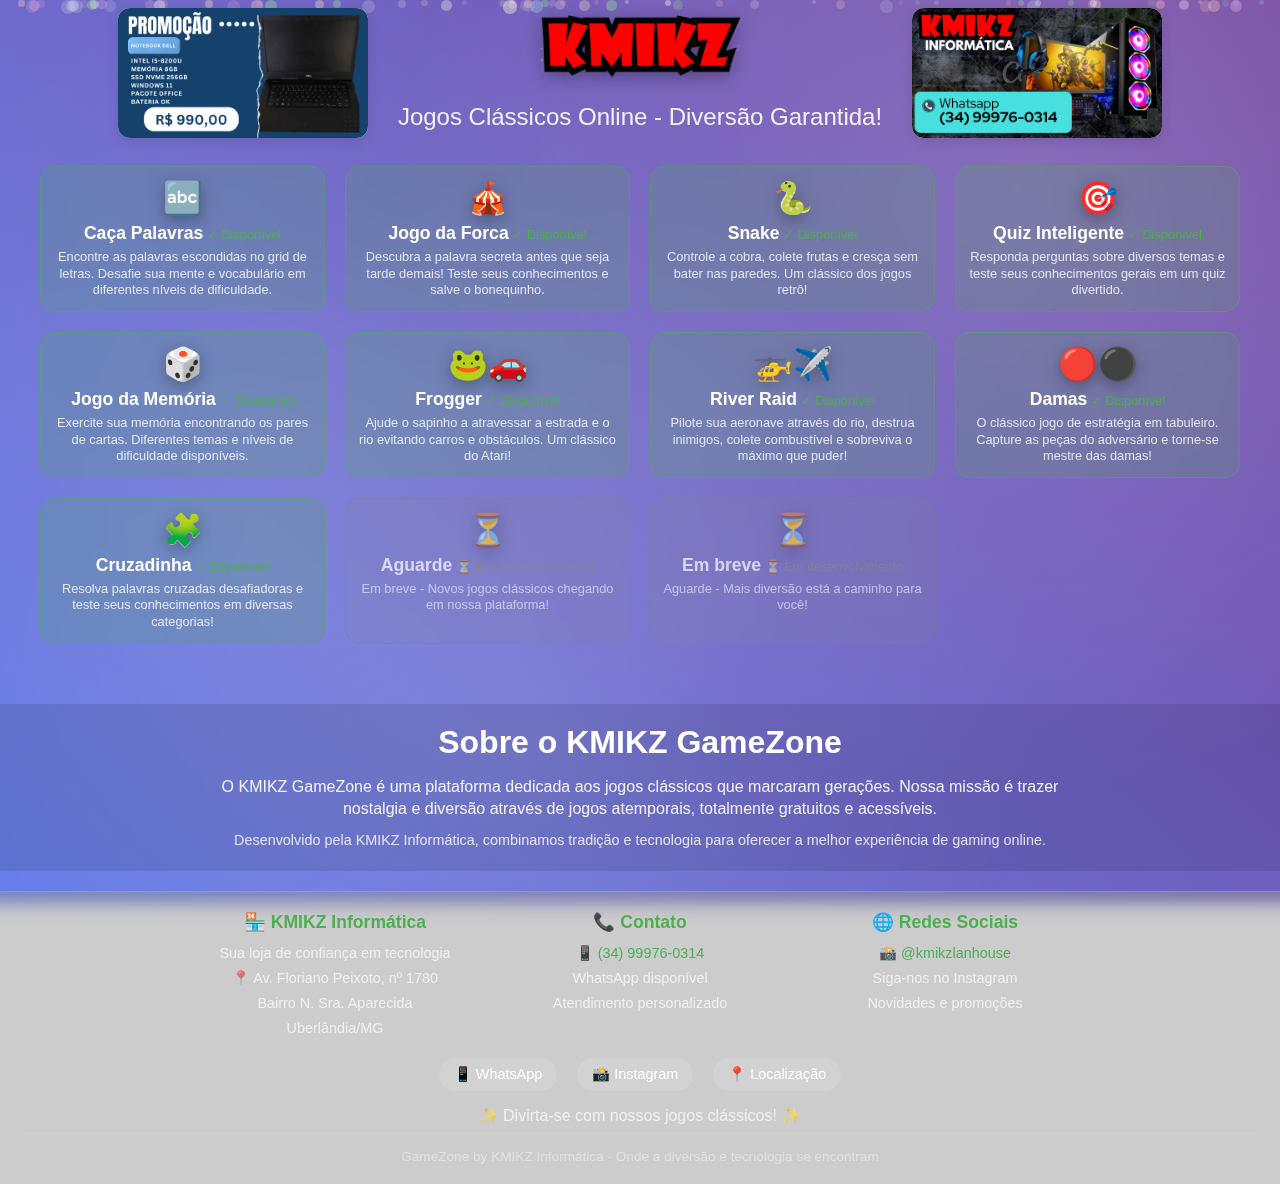
<file: index.html>
<!DOCTYPE html>
<html lang="pt-BR">
<head>
    <meta charset="UTF-8">
    <meta name="viewport" content="width=device-width, initial-scale=1.0">
    <title>GameZone - Jogos Clássicos Online</title>
    <style>
        * {
            margin: 0;
            padding: 0;
            box-sizing: border-box;
        }

        body {
            font-family: 'Arial', sans-serif;
            min-height: 100vh;
            background: linear-gradient(45deg, #667eea 0%, #764ba2 100%);
            background-attachment: fixed;
            position: relative;
            overflow-x: hidden;
        }

        /* Efeito de background animado */
        body::before {
            content: '';
            position: fixed;
            top: 0;
            left: 0;
            width: 100%;
            height: 100%;
            background: 
                radial-gradient(circle at 20% 50%, rgba(255, 255, 255, 0.1) 0%, transparent 50%),
                radial-gradient(circle at 80% 20%, rgba(255, 255, 255, 0.15) 0%, transparent 50%),
                radial-gradient(circle at 40% 80%, rgba(255, 255, 255, 0.1) 0%, transparent 50%);
            animation: float 20s ease-in-out infinite;
            z-index: -1;
        }

        @keyframes float {
            0%, 100% { transform: translateY(0px); }
            50% { transform: translateY(-20px); }
        }

        /* Partículas flutuantes */
        .particles {
            position: fixed;
            top: 0;
            left: 0;
            width: 100%;
            height: 100%;
            z-index: -1;
        }

        .particle {
            position: absolute;
            border-radius: 50%;
            animation: particle-float 15s infinite linear;
            opacity: 0.4;
        }

        @keyframes particle-float {
            0% {
                transform: translateY(100vh) rotate(0deg);
                opacity: 0;
            }
            10% {
                opacity: 1;
            }
            90% {
                opacity: 1;
            }
            100% {
                transform: translateY(-100px) rotate(360deg);
                opacity: 0;
            }
        }

        .container {
            max-width: 1200px;
            margin: 0 auto;
            padding: 0px;
            position: relative;
            z-index: 1;
        }

        header {
            text-align: center;
            margin-bottom: 10px;
            padding-top: 0px;
            position: relative;
        }

        .header-container {
            display: flex;
            align-items: center;
            justify-content: center;
            gap: 30px;
            margin-bottom: 20px;
        }

        .header-image-container {
            background: white;
            border-radius: 12px;
            overflow: hidden;
            box-shadow: 0 4px 12px rgba(0, 0, 0, 0.1);
            transition: transform 0.3s ease;
            cursor: pointer;
            width: 250px;
            height: auto;
        }

        .header-image-container:hover {
            transform: translateY(-5px);
        }

        .header-image-container img {
            width: 100%;
            height: auto;
            display: block;
            transition: transform 0.3s ease;
        }

        .header-image-container:hover img {
            transform: scale(1.02);
        }

        h1 {
            font-size: 4rem;
            color: white;
            text-shadow: 0 4px 8px rgba(0, 0, 0, 0.3);
            margin-bottom: 20px;
            background: linear-gradient(45deg, #fff, #f0f8ff, #e6e6fa);
            -webkit-background-clip: text;
            -webkit-text-fill-color: transparent;
            background-clip: text;
            animation: glow 3s ease-in-out infinite alternate;
        }

        .title-image {
            height: 4rem;
            max-width: 100%;
            object-fit: contain;
            filter: drop-shadow(0 4px 8px rgba(0, 0, 0, 0.3));
            animation: glow-image 3s ease-in-out infinite alternate;
            margin-top: 15px;
            margin-bottom: 20px;
        }

        @keyframes glow-image {
            from {
                filter: drop-shadow(0 4px 8px rgba(0, 0, 0, 0.3));
            }
            to {
                filter: drop-shadow(0 4px 20px rgba(255, 255, 255, 0.4));
            }
        }

        @keyframes glow {
            from {
                text-shadow: 0 4px 8px rgba(0, 0, 0, 0.3);
            }
            to {
                text-shadow: 0 4px 20px rgba(255, 255, 255, 0.4);
            }
        }

        .subtitle {
            font-size: 1.5rem;
            color: rgba(255, 255, 255, 0.9);
            font-weight: 300;
            margin-bottom: 15px;
        }

        .games-grid {
            display: grid;
            grid-template-columns: repeat(auto-fit, minmax(250px, 1fr));
            gap: 20px;
            margin-bottom: 60px;
        }

        .game-card {
            background: rgba(255, 255, 255, 0.1);
            backdrop-filter: blur(10px);
            border-radius: 15px;
            padding: 12px;
            text-align: center;
            border: 1px solid rgba(255, 255, 255, 0.2);
            transition: all 0.3s ease;
            cursor: pointer;
            position: relative;
            overflow: hidden;
            min-height: 110px;
        }

        .game-card::before {
            content: '';
            position: absolute;
            top: 0;
            left: 0;
            right: 0;
            bottom: 0;
            background: linear-gradient(45deg, transparent, rgba(255, 255, 255, 0.1), transparent);
            transform: translateX(-100%);
            transition: transform 0.6s;
        }

        .game-card:hover::before {
            transform: translateX(100%);
        }

        .game-card:hover {
            transform: translateY(-10px);
            box-shadow: 0 20px 40px rgba(0, 0, 0, 0.3);
            background: rgba(255, 255, 255, 0.15);
        }

        .game-icon {
            font-size: 2rem;
            margin-bottom: 6px;
            display: block;
            filter: drop-shadow(0 4px 8px rgba(0, 0, 0, 0.3));
        }

        .game-title {
            font-size: 1.1rem;
            color: white;
            margin-bottom: 5px;
            font-weight: bold;
        }

        .game-description {
            color: rgba(255, 255, 255, 0.8);
            line-height: 1.3;
            font-size: 0.8rem;
        }

        .coming-soon {
            background: rgba(255, 193, 7, 0.2);
            border-color: rgba(255, 193, 7, 0.5);
        }

        .game-available {
            background: rgba(76, 175, 80, 0.2);
            border-color: rgba(76, 175, 80, 0.5);
        }

        .game-available .game-title::after {
            content: " ✓ Disponível";
            font-size: 0.8rem;
            color: #4caf50;
            font-weight: normal;
        }

        .coming-soon .game-title::after {
            content: " (Em breve)";
            font-size: 0.8rem;
            color: #ffc107;
            font-weight: normal;
        }

        .game-unavailable {
            background: rgba(128, 128, 128, 0.2);
            border-color: rgba(128, 128, 128, 0.5);
            cursor: not-allowed;
            opacity: 0.7;
        }

        .game-unavailable:hover {
            transform: none;
            box-shadow: none;
            background: rgba(128, 128, 128, 0.2);
        }

        .game-unavailable .game-title::after {
            content: " ⏳ Em desenvolvimento";
            font-size: 0.8rem;
            color: #888;
            font-weight: normal;
        }

        footer {
            text-align: center;
            padding: 20px 20px;
            color: rgba(255, 255, 255, 0.7);
            background: rgba(0, 0, 0, 0.2);
            backdrop-filter: blur(10px);
            border-top: 1px solid rgba(255, 255, 255, 0.1);
            margin-top: 20px;
        }

        .footer-content {
            max-width: 900px;
            margin: 0 auto;
            display: grid;
            grid-template-columns: repeat(auto-fit, minmax(200px, 1fr));
            gap: 15px;
            margin-bottom: 15px;
        }

        .footer-section h3 {
            color: #4CAF50;
            font-size: 1.1rem;
            margin-bottom: 10px;
            display: flex;
            align-items: center;
            justify-content: center;
            gap: 10px;
        }

        .footer-section p {
            margin: 5px 0;
            font-size: 0.9rem;
            line-height: 1.4;
        }

        .footer-section a {
            color: #4CAF50;
            text-decoration: none;
            transition: color 0.3s ease;
        }

        .footer-section a:hover {
            color: #81C784;
            text-decoration: underline;
        }

        .footer-links {
            display: flex;
            justify-content: center;
            gap: 20px;
            margin-bottom: 15px;
            flex-wrap: wrap;
        }

        .footer-link {
            display: flex;
            align-items: center;
            gap: 6px;
            background: rgba(255, 255, 255, 0.1);
            padding: 8px 15px;
            border-radius: 20px;
            transition: all 0.3s ease;
            text-decoration: none;
            color: white;
            font-size: 0.9rem;
        }

        .footer-link:hover {
            background: rgba(76, 175, 80, 0.2);
            transform: translateY(-2px);
        }

        .footer-text {
            font-size: 1rem;
            margin-bottom: 8px;
        }

        .credits {
            font-size: 0.85rem;
            opacity: 0.6;
            border-top: 1px solid rgba(255, 255, 255, 0.1);
            padding-top: 15px;
        }

        @media (max-width: 768px) {
            .footer-content {
                grid-template-columns: 1fr;
                gap: 15px;
            }
            
            .footer-links {
                flex-direction: column;
                align-items: center;
                gap: 10px;
            }
        }

        /* Responsive */
            @media (max-width: 768px) {
                .header-container {
                    flex-direction: column;
                    gap: 20px;
                }

                .header-image-container {
                    width: 200px;
                }

                .title-image {
                    height: 2.5rem;
                }            
            
                .subtitle {
                    font-size: 1.2rem;
            }
            
            .game-card {
                padding: 10px;
                min-height: 120px;
            }
            
            .game-icon {
                font-size: 2rem;
            }

            .game-title {
                font-size: 1.1rem;
            }

            .game-description {
                font-size: 0.85rem;
            }
            
            .footer-content {
                grid-template-columns: 1fr;
                gap: 15px;
            }
            
            .footer-links {
                flex-direction: column;
                align-items: center;
                gap: 10px;
            }
        }

        @media (max-width: 480px) {
            .games-grid {
                grid-template-columns: 1fr;
                gap: 15px;
            }

            .game-card {
                padding: 10px;
                min-height: 100px;
            }

            .game-icon {
                font-size: 1.8rem;
                margin-bottom: 5px;
            }

            .game-title {
                font-size: 1rem;
                margin-bottom: 4px;
            }

            .game-description {
                font-size: 0.75rem;
            }
        }
    </style>
</head>
<body>
    <!-- Partículas flutuantes -->
    <div class="particles" id="particles"></div>

    <div class="container">
        <header id="home">
            <div class="header-container">
                <div id="headerImageLeftContainer" class="header-image-container">
                    <a href="https://kaleidoscopic-seahorse-278409.netlify.app/" target="_blank" style="display: block; text-decoration: none;">
                        <img id="headerImageLeft" src="" alt="Imagem do cinema" />
                    </a>
                </div>
                <div class="header-text">
                    <img src="filmescacapalavras/images/kmikz.png" alt="KMIKZ GameZone" class="title-image" />
                    <p class="subtitle">Jogos Clássicos Online - Diversão Garantida!</p>
                </div>
                <div id="headerImageRightContainer" class="header-image-container">
                    <a href="https://kaleidoscopic-seahorse-278409.netlify.app/" target="_blank" style="display: block; text-decoration: none;">
                        <img id="headerImageRight" src="" alt="Imagem do cinema" />
                    </a>
                </div>
            </div>
        </header>

        <section id="jogos">
            <div class="games-grid">
            <div class="game-card game-available" onclick="window.open('filmescacapalavras/index.html', '_blank')">
                <span class="game-icon">🔤</span>
                <h3 class="game-title">Caça Palavras</h3>
                <p class="game-description">Encontre as palavras escondidas no grid de letras. Desafie sua mente e vocabulário em diferentes níveis de dificuldade.</p>
            </div>

            <div class="game-card game-available" onclick="window.open('jogoforca-main/index.html', '_blank')">
                <span class="game-icon">🎪</span>
                <h3 class="game-title">Jogo da Forca</h3>
                <p class="game-description">Descubra a palavra secreta antes que seja tarde demais! Teste seus conhecimentos e salve o bonequinho.</p>
            </div>

            <div class="game-card game-available" onclick="window.open('snake/index.html', '_blank')">
                <span class="game-icon">🐍</span>
                <h3 class="game-title">Snake</h3>
                <p class="game-description">Controle a cobra, colete frutas e cresça sem bater nas paredes. Um clássico dos jogos retrô!</p>
            </div>

            <div class="game-card game-available" onclick="window.open('quiz/index.html', '_blank')">
                <span class="game-icon">🎯</span>
                <h3 class="game-title">Quiz Inteligente</h3>
                <p class="game-description">Responda perguntas sobre diversos temas e teste seus conhecimentos gerais em um quiz divertido.</p>
            </div>

            <div class="game-card game-available" onclick="window.open('jogomemoria/index.html', '_blank')">
                <span class="game-icon">🎲</span>
                <h3 class="game-title">Jogo da Memória</h3>
                <p class="game-description">Exercite sua memória encontrando os pares de cartas. Diferentes temas e níveis de dificuldade disponíveis.</p>
            </div>

            <div class="game-card game-available" onclick="window.open('frogger/index.html', '_blank')">
                <span class="game-icon">🐸🚗</span>
                <h3 class="game-title">Frogger</h3>
                <p class="game-description">Ajude o sapinho a atravessar a estrada e o rio evitando carros e obstáculos. Um clássico do Atari!</p>
            </div>

            <div class="game-card game-available" onclick="window.open('riverraid/index.html', '_blank')">
                <span class="game-icon">🚁✈️</span>
                <h3 class="game-title">River Raid</h3>
                <p class="game-description">Pilote sua aeronave através do rio, destrua inimigos, colete combustível e sobreviva o máximo que puder!</p>
            </div>

            <div class="game-card game-available" onclick="window.open('damas/index.html', '_blank')">
                <span class="game-icon">🔴⚫</span>
                <h3 class="game-title">Damas</h3>
                <p class="game-description">O clássico jogo de estratégia em tabuleiro. Capture as peças do adversário e torne-se mestre das damas!</p>
            </div>

            <div class="game-card game-available" onclick="window.open('cruzadinha/index.html', '_blank')">
                <span class="game-icon">🧩</span>
                <h3 class="game-title">Cruzadinha</h3>
                <p class="game-description">Resolva palavras cruzadas desafiadoras e teste seus conhecimentos em diversas categorias!</p>
            </div>

            <div class="game-card game-unavailable">
                <span class="game-icon">⏳</span>
                <h3 class="game-title">Aguarde</h3>
                <p class="game-description">Em breve - Novos jogos clássicos chegando em nossa plataforma!</p>
            </div>

            <div class="game-card game-unavailable">
                <span class="game-icon">⏳</span>
                <h3 class="game-title">Em breve</h3>
                <p class="game-description">Aguarde - Mais diversão está a caminho para você!</p>
            </div>
        </section>
    </div>

    <section id="sobre" style="background: rgba(0, 0, 0, 0.1); padding: 20px 20px; margin-top: 20px;">
        <div class="container" style="max-width: 900px; text-align: center;">
            <h2 style="color: white; font-size: 2rem; margin-bottom: 15px;">Sobre o KMIKZ GameZone</h2>
            <p style="color: rgba(255, 255, 255, 0.9); font-size: 1rem; line-height: 1.4; margin-bottom: 10px;">
                O KMIKZ GameZone é uma plataforma dedicada aos jogos clássicos que marcaram gerações. Nossa missão é trazer nostalgia e diversão através de jogos atemporais, totalmente gratuitos e acessíveis.
            </p>
            <p style="color: rgba(255, 255, 255, 0.8); font-size: 0.9rem; line-height: 1.4;">
                Desenvolvido pela KMIKZ Informática, combinamos tradição e tecnologia para oferecer a melhor experiência de gaming online.
            </p>
        </div>
    </section>

    <footer id="contato">
        <div class="footer-content">
            <div class="footer-section">
                <h3>🏪 KMIKZ Informática</h3>
                <p>Sua loja de confiança em tecnologia</p>
                <p>📍 Av. Floriano Peixoto, nº 1780</p>
                <p>Bairro N. Sra. Aparecida</p>
                <p>Uberlândia/MG</p>
            </div>
            
            <div class="footer-section">
                <h3>📞 Contato</h3>
                <p>📱 <a href="https://wa.me/5534999760314" target="_blank">(34) 99976-0314</a></p>
                <p>WhatsApp disponível</p>
                <p>Atendimento personalizado</p>
            </div>
            
            <div class="footer-section">
                <h3>🌐 Redes Sociais</h3>
                <p>📸 <a href="https://www.instagram.com/kmikzlanhouse/" target="_blank">@kmikzlanhouse</a></p>
                <p>Siga-nos no Instagram</p>
                <p>Novidades e promoções</p>
            </div>
        </div>
        
        <div class="footer-links">
            <a href="https://wa.me/5534999760314" target="_blank" class="footer-link">
                📱 WhatsApp
            </a>
            <a href="https://www.instagram.com/kmikzlanhouse/" target="_blank" class="footer-link">
                📸 Instagram
            </a>
            <a href="https://www.google.com/maps/place/Kmikz+Lan+House/@-18.9092792,-48.2690931,17z/data=!3m1!4b1!4m6!3m5!1s0x94a445a5593a3a47:0xd83cab374d4a8ee1!8m2!3d-18.9092792!4d-48.2690931!16s%2Fg%2F11c1sjwmyx?entry=ttu&g_ep=EgoyMDI1MDgwNS4wIKXMDSoASAFQAw%3D%3D" target="_blank" class="footer-link">
                📍 Localização
            </a>
        </div>
        
        <p class="footer-text">✨ Divirta-se com nossos jogos clássicos! ✨</p>
        <p class="credits">GameZone by KMIKZ Informática - Onde a diversão e tecnologia se encontram</p>
    </footer>

    <script>
        // Criar partículas flutuantes
        function createParticles() {
            const particlesContainer = document.getElementById('particles');
            const particleCount = 75; // Aumentado de 50 para 75 (50% a mais)

            // Cores das bolhas
            const colors = [
                'rgba(255, 182, 193, 0.7)', // Rosa claro
                'rgba(173, 216, 230, 0.7)', // Azul claro
                'rgba(144, 238, 144, 0.7)', // Verde claro
                'rgba(255, 218, 185, 0.7)', // Pêssego
                'rgba(221, 160, 221, 0.7)', // Roxo claro
                'rgba(255, 255, 224, 0.7)', // Amarelo claro
                'rgba(176, 196, 222, 0.7)', // Azul acinzentado
                'rgba(255, 240, 245, 0.6)'  // Branco rosado
            ];

            for (let i = 0; i < particleCount; i++) {
                const particle = document.createElement('div');
                particle.className = 'particle';
                
                // Tamanhos aleatórios entre 4px e 14px
                const size = Math.random() * 10 + 4;
                particle.style.width = size + 'px';
                particle.style.height = size + 'px';
                
                // Cor aleatória das bolhas
                const randomColor = colors[Math.floor(Math.random() * colors.length)];
                particle.style.background = randomColor;
                
                // Posição e animação
                particle.style.left = Math.random() * 100 + '%';
                particle.style.animationDelay = Math.random() * 15 + 's';
                particle.style.animationDuration = (Math.random() * 10 + 10) + 's';
                
                // Transparência variável
                particle.style.opacity = Math.random() * 0.4 + 0.2; // Entre 0.2 e 0.6
                
                particlesContainer.appendChild(particle);
            }
        }

        // Função para carregar imagens aleatórias do caça palavras
        function carregarImagensAleatorias() {
            // Lista das imagens disponíveis no caça palavras
            const imagensDisponiveis = [
                'filmescacapalavras/images/image011200x628.png',
                'filmescacapalavras/images/image021200x628.png',
                'filmescacapalavras/images/image031200x628.png',
                'filmescacapalavras/images/image041200x628.png'
            ];

            // Embaralha o array
            for (let i = imagensDisponiveis.length - 1; i > 0; i--) {
                const j = Math.floor(Math.random() * (i + 1));
                [imagensDisponiveis[i], imagensDisponiveis[j]] = [imagensDisponiveis[j], imagensDisponiveis[i]];
            }

            // Seleciona as duas primeiras imagens após embaralhar
            const imagemEsquerda = document.getElementById('headerImageLeft');
            const imagemDireita = document.getElementById('headerImageRight');

            if (imagemEsquerda && imagemDireita) {
                imagemEsquerda.src = imagensDisponiveis[0] || '';
                imagemDireita.src = imagensDisponiveis[1] || imagensDisponiveis[0] || '';
            }
        }

        // Adicionar efeito de hover suave nos cards
        document.querySelectorAll('.game-card').forEach(card => {
            card.addEventListener('mouseenter', function() {
                this.style.transform = 'translateY(-10px) scale(1.02)';
            });
            
            card.addEventListener('mouseleave', function() {
                this.style.transform = 'translateY(0) scale(1)';
            });

            // Efeito especial para cards disponíveis
            if (card.classList.contains('game-available')) {
                card.addEventListener('click', function() {
                    this.style.transform = 'translateY(-5px) scale(0.98)';
                    setTimeout(() => {
                        this.style.transform = 'translateY(-10px) scale(1.02)';
                    }, 150);
                });
            }
        });

        // Inicializar partículas quando a página carregar
        window.addEventListener('load', () => {
            createParticles();
            carregarImagensAleatorias();
        });

        // Efeito de parallax suave no scroll
        window.addEventListener('scroll', () => {
            const scrolled = window.pageYOffset;
            const particles = document.getElementById('particles');
            particles.style.transform = `translateY(${scrolled * 0.5}px)`;
        });
    </script>
</body>
</html>
</file>
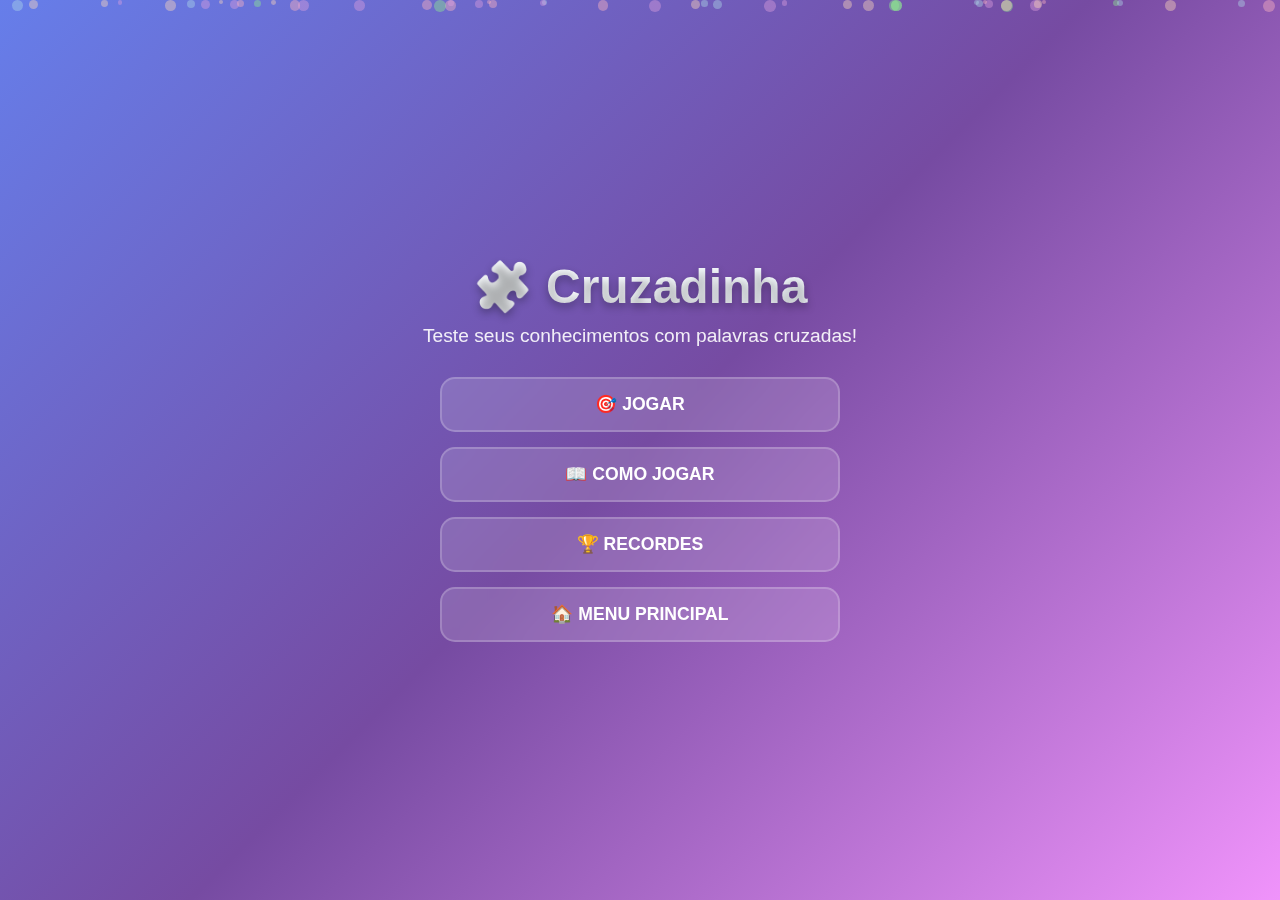
<file: cruzadinha/index.html>
<!DOCTYPE html>
<html lang="pt-BR">
<head>
    <meta charset="UTF-8">
    <meta name="viewport" content="width=device-width, initial-scale=1.0">
    <title>Cruzadinha - KMIKZ GameZone</title>
    <link rel="stylesheet" href="css/style.css">
</head>
<body>
    <!-- Partículas de fundo -->
    <div class="particles" id="particles"></div>

    <!-- Tela do Menu -->
    <div class="screen active" id="menuScreen">
        <div class="container">
            <header>
                <h1>🧩 Cruzadinha</h1>
                <p class="subtitle">Teste seus conhecimentos com palavras cruzadas!</p>
            </header>
            
            <div class="menu-options">
                <button class="menu-btn" onclick="showDifficultyScreen()">
                    🎯 Jogar
                </button>
                <button class="menu-btn" onclick="showInstructions()">
                    📖 Como Jogar
                </button>
                <button class="menu-btn" onclick="showScores()">
                    🏆 Recordes
                </button>
                <button class="menu-btn" onclick="backToMain()">
                    🏠 Menu Principal
                </button>
            </div>
        </div>
    </div>

    <!-- Tela de Dificuldade -->
    <div class="screen" id="difficultyScreen">
        <div class="container">
            <header>
                <h1>🎯 Escolha a Dificuldade</h1>
            </header>
            
            <div class="difficulty-options">
                <div class="difficulty-card available" onclick="showCategoryScreen('facil')">
                    <span class="difficulty-icon">😊</span>
                    <h3>Fácil</h3>
                    <p>Grade 7x7<br>Palavras simples<br>Categorias temáticas</p>
                </div>
                
                <div class="difficulty-card coming-soon" onclick="alert('Modo Difícil em desenvolvimento! Use APIs para questões avançadas.')">
                    <span class="difficulty-icon">🤯</span>
                    <h3>Difícil</h3>
                    <p>Grade 12x12<br>Palavras complexas<br>IA & APIs</p>
                    <span class="coming-soon-badge">Em breve</span>
                </div>
            </div>
            
            <button class="back-btn" onclick="showScreen('menuScreen')">⬅️ Voltar</button>
        </div>
    </div>

    <!-- Tela de Categorias -->
    <div class="screen" id="categoryScreen">
        <div class="container">
            <header>
                <h1>📚 Escolha uma Categoria</h1>
            </header>
            
            <div class="category-grid" id="categoryGrid">
                <!-- Categorias serão preenchidas via JavaScript -->
            </div>
            
            <button class="back-btn" onclick="showDifficultyScreen()">⬅️ Voltar</button>
        </div>
    </div>

    <!-- Tela do Jogo -->
    <div class="screen" id="gameScreen">
        <div class="container">
            <div class="game-header">
                <div class="game-info">
                    <span id="currentCategory">Categoria: Animais</span>
                    <span id="gameTimer">⏱️ 10:00</span>
                    <span id="gameScore">🏆 0 pts</span>
                </div>
                <button class="pause-btn" onclick="pauseGame()">⏸️ Pausar</button>
            </div>
            
            <div class="game-content">
                <div class="crossword-container">
                    <div class="crossword-grid" id="crosswordGrid">
                        <!-- Grade será gerada via JavaScript -->
                    </div>
                </div>
                
                <div class="clues-container">
                    <div class="clues-section">
                        <h3>➡️ Horizontais</h3>
                        <div class="clues-list" id="horizontalClues">
                            <!-- Dicas horizontais -->
                        </div>
                    </div>
                    
                    <div class="clues-section">
                        <h3>⬇️ Verticais</h3>
                        <div class="clues-list" id="verticalClues">
                            <!-- Dicas verticais -->
                        </div>
                    </div>
                </div>
            </div>
            
            <div class="game-controls">
                <button class="control-btn" onclick="giveHint()">💡 Dica</button>
                <button class="control-btn" onclick="checkAnswers()">✅ Verificar</button>
                <button class="control-btn" onclick="clearGrid()">🗑️ Limpar</button>
                <button class="control-btn" onclick="showScreen('menuScreen')">🏠 Menu</button>
            </div>
        </div>
    </div>

    <!-- Tela de Instruções -->
    <div class="screen" id="instructionsScreen">
        <div class="container">
            <header>
                <h1>📖 Como Jogar</h1>
            </header>
            
            <div class="instructions">
                <div class="instruction-item">
                    <span class="instruction-icon">🎯</span>
                    <div>
                        <h3>Objetivo</h3>
                        <p>Preencha a grade com palavras usando as dicas fornecidas.</p>
                    </div>
                </div>
                
                <div class="instruction-item">
                    <span class="instruction-icon">🖱️</span>
                    <div>
                        <h3>Como Jogar</h3>
                        <p>Clique em uma célula numerada e digite a palavra correspondente à dica.</p>
                    </div>
                </div>
                
                <div class="instruction-item">
                    <span class="instruction-icon">🧩</span>
                    <div>
                        <h3>Palavras Cruzadas</h3>
                        <p>As palavras se cruzam nas letras em comum. Use isso como ajuda!</p>
                    </div>
                </div>
                
                <div class="instruction-item">
                    <span class="instruction-icon">💡</span>
                    <div>
                        <h3>Dicas</h3>
                        <p>Use o botão "Dica" para revelar a primeira letra de uma palavra.</p>
                    </div>
                </div>
                
                <div class="instruction-item">
                    <span class="instruction-icon">🏆</span>
                    <div>
                        <h3>Pontuação</h3>
                        <p>Ganhe pontos por cada palavra correta. Mais rápido = mais pontos!</p>
                    </div>
                </div>
            </div>
            
            <button class="back-btn" onclick="showScreen('menuScreen')">⬅️ Voltar</button>
        </div>
    </div>

    <!-- Tela de Recordes -->
    <div class="screen" id="scoresScreen">
        <div class="container">
            <header>
                <h1>🏆 Recordes</h1>
            </header>
            
            <div class="scores-content">
                <div class="scores-list" id="scoresList">
                    <!-- Recordes serão preenchidos via JavaScript -->
                </div>
                
                <button class="clear-scores-btn" onclick="clearScores()">🗑️ Limpar Recordes</button>
            </div>
            
            <button class="back-btn" onclick="showScreen('menuScreen')">⬅️ Voltar</button>
        </div>
    </div>

    <!-- Tela de Pausa -->
    <div class="screen" id="pauseScreen">
        <div class="container">
            <header>
                <h1>⏸️ Jogo Pausado</h1>
            </header>
            
            <div class="pause-options">
                <button class="menu-btn" onclick="resumeGame()">▶️ Continuar</button>
                <button class="menu-btn" onclick="restartGame()">🔄 Reiniciar</button>
                <button class="menu-btn" onclick="showScreen('menuScreen')">🏠 Menu Principal</button>
            </div>
        </div>
    </div>

    <!-- Tela de Vitória -->
    <div class="screen" id="victoryScreen">
        <div class="container">
            <header>
                <h1>🎉 Parabéns!</h1>
                <p class="victory-message">Você completou a cruzadinha!</p>
            </header>
            
            <div class="victory-stats">
                <div class="stat-item">
                    <span class="stat-icon">🏆</span>
                    <span class="stat-label">Pontuação:</span>
                    <span class="stat-value" id="finalScore">0</span>
                </div>
                <div class="stat-item">
                    <span class="stat-icon">⏱️</span>
                    <span class="stat-label">Tempo:</span>
                    <span class="stat-value" id="finalTime">00:00</span>
                </div>
                <div class="stat-item">
                    <span class="stat-icon">📚</span>
                    <span class="stat-label">Categoria:</span>
                    <span class="stat-value" id="finalCategory">-</span>
                </div>
            </div>
            
            <div class="victory-options">
                <button class="menu-btn" onclick="showCategoryScreen('facil')">🎯 Jogar Novamente</button>
                <button class="menu-btn" onclick="showScreen('menuScreen')">🏠 Menu Principal</button>
            </div>
        </div>
    </div>

    <script src="js/crosswords.js"></script>
    <script src="js/game.js"></script>
</body>
</html>
</file>
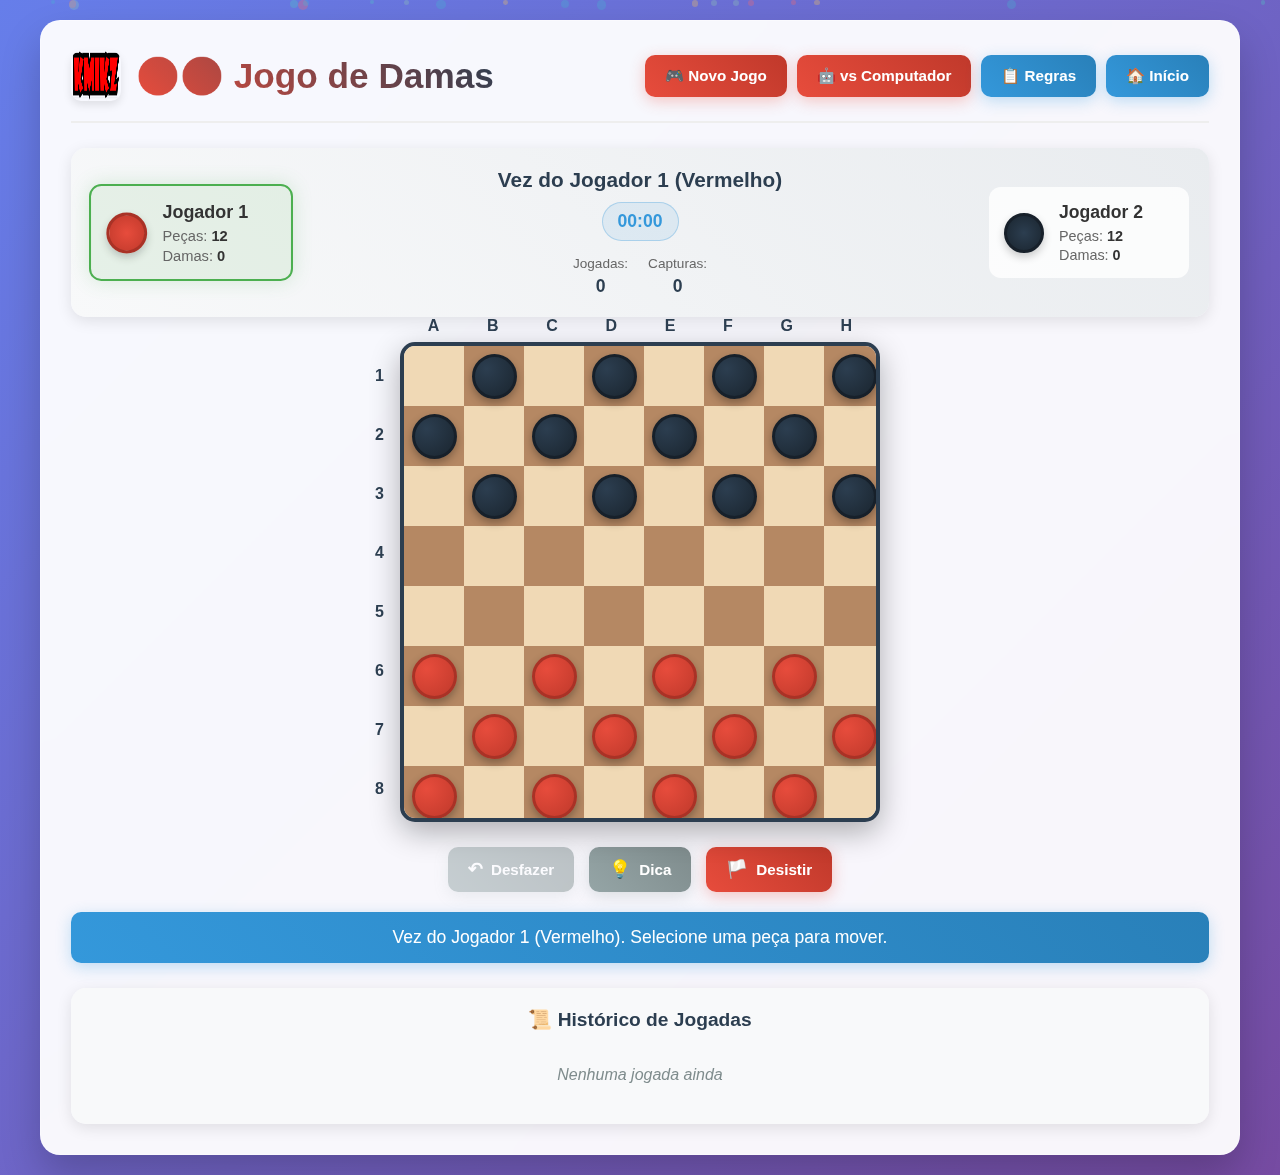
<file: damas/index.html>
<!DOCTYPE html>
<html lang="pt-BR">
<head>
    <meta charset="UTF-8">
    <meta name="viewport" content="width=device-width, initial-scale=1.0">
    <title>Jogo de Damas - KMIKZ GameZone</title>
    <link rel="stylesheet" href="css/style.css">
    <link rel="icon" href="../filmescacapalavras/images/kmikz.png" type="image/png">
</head>
<body>
    <div class="game-container">
        <!-- Header do Jogo -->
        <header class="game-header">
            <div class="header-content">
                <div class="game-logo">
                    <img src="../filmescacapalavras/images/kmikz.png" alt="KMIKZ" class="logo-img">
                    <h1>🔴⚫ Jogo de Damas</h1>
                </div>
                <div class="game-controls">
                    <button id="newGameBtn" class="control-btn primary">🎮 Novo Jogo</button>
                    <button id="vsComputerBtn" class="control-btn primary">🤖 vs Computador</button>
                    <button id="rulesBtn" class="control-btn secondary">📋 Regras</button>
                    <button id="homeBtn" class="control-btn secondary" onclick="window.open('../index.html', '_blank')">🏠 Início</button>
                </div>
            </div>
        </header>

        <!-- Informações do Jogo -->
        <div class="game-info">
            <div class="score-board">
                <div class="player-info current-player" id="player1Info">
                    <div class="player-color red"></div>
                    <div class="player-details">
                        <h3 id="player1Name">Jogador 1</h3>
                        <div class="pieces-count">
                            <span class="pieces-normal">Peças: <span id="redPieces">12</span></span>
                            <span class="pieces-king">Damas: <span id="redKings">0</span></span>
                        </div>
                    </div>
                </div>

                <div class="game-status">
                    <div class="current-turn">
                        <h3 id="turnIndicator">Vez do Jogador 1</h3>
                        <div class="turn-timer">
                            <span id="gameTimer">00:00</span>
                        </div>
                        <div class="move-timer" id="moveTimerContainer" style="display: none;">
                            <span>Tempo para jogada: </span>
                            <span id="moveTimer" class="move-countdown">30s</span>
                        </div>
                    </div>
                    <div class="game-stats">
                        <div class="stat">
                            <span class="stat-label">Jogadas:</span>
                            <span id="moveCount">0</span>
                        </div>
                        <div class="stat">
                            <span class="stat-label">Capturas:</span>
                            <span id="captureCount">0</span>
                        </div>
                    </div>
                </div>

                <div class="player-info" id="player2Info">
                    <div class="player-color black"></div>
                    <div class="player-details">
                        <h3 id="player2Name">Jogador 2</h3>
                        <div class="pieces-count">
                            <span class="pieces-normal">Peças: <span id="blackPieces">12</span></span>
                            <span class="pieces-king">Damas: <span id="blackKings">0</span></span>
                        </div>
                    </div>
                </div>
            </div>
        </div>

        <!-- Tabuleiro de Damas -->
        <div class="board-container">
            <div class="board-wrapper">
                <div id="gameBoard" class="game-board">
                    <!-- O tabuleiro será gerado dinamicamente pelo JavaScript -->
                </div>
                
                <!-- Indicadores de coordenadas -->
                <div class="board-coordinates">
                    <div class="coord-letters">
                        <span>A</span><span>B</span><span>C</span><span>D</span>
                        <span>E</span><span>F</span><span>G</span><span>H</span>
                    </div>
                    <div class="coord-numbers">
                        <span>1</span><span>2</span><span>3</span><span>4</span>
                        <span>5</span><span>6</span><span>7</span><span>8</span>
                    </div>
                </div>
            </div>
        </div>

        <!-- Painel de Ações -->
        <div class="action-panel">
            <div class="action-buttons">
                <button id="undoBtn" class="action-btn" disabled>
                    <span class="btn-icon">↶</span>
                    <span>Desfazer</span>
                </button>
                <button id="hintBtn" class="action-btn">
                    <span class="btn-icon">💡</span>
                    <span>Dica</span>
                </button>
                <button id="difficultyBtn" class="action-btn" style="display: none;">
                    <span class="btn-icon">🎯</span>
                    <span id="difficultyText">Fácil</span>
                </button>
                <button id="surrenderBtn" class="action-btn danger">
                    <span class="btn-icon">🏳️</span>
                    <span>Desistir</span>
                </button>
            </div>
            
            <div class="game-messages">
                <div id="gameMessage" class="message">Selecione uma peça vermelha para começar!</div>
            </div>
        </div>

        <!-- Histórico de Jogadas -->
        <div class="moves-history">
            <h3>📜 Histórico de Jogadas</h3>
            <div id="movesContainer" class="moves-container">
                <div class="no-moves">Nenhuma jogada ainda</div>
            </div>
        </div>
    </div>

    <!-- Modal de Regras -->
    <div id="rulesModal" class="modal">
        <div class="modal-content">
            <div class="modal-header">
                <h2>📋 Regras do Jogo de Damas</h2>
                <button class="close-modal">&times;</button>
            </div>
            <div class="modal-body">
                <div class="rules-section">
                    <h3>🎯 Objetivo</h3>
                    <p>Capture todas as peças do adversário ou impeça que ele faça movimentos válidos.</p>
                </div>
                
                <div class="rules-section">
                    <h3>🚶 Movimento Básico</h3>
                    <ul>
                        <li>Peças comuns movem-se apenas nas diagonais</li>
                        <li>Uma casa por vez, sempre para frente</li>
                        <li>Só podem ocupar casas escuras</li>
                    </ul>
                </div>
                
                <div class="rules-section">
                    <h3>👑 Promoção a Dama</h3>
                    <ul>
                        <li>Peça que chega ao final do tabuleiro vira Dama</li>
                        <li>Damas podem mover-se para frente e para trás</li>
                        <li>Damas têm maior poder de captura</li>
                    </ul>
                </div>
                
                <div class="rules-section">
                    <h3>⚔️ Captura</h3>
                    <ul>
                        <li>Salte sobre a peça adversária em diagonal</li>
                        <li>A casa de destino deve estar vazia</li>
                        <li>Capturas múltiplas são obrigatórias</li>
                        <li>Se há captura possível, deve ser feita</li>
                    </ul>
                </div>
                
                <div class="rules-section">
                    <h3>🏆 Vitória</h3>
                    <ul>
                        <li>Capture todas as peças adversárias</li>
                        <li>Ou impeça o adversário de se mover</li>
                    </ul>
                </div>
            </div>
            <div class="modal-footer">
                <button class="close-modal control-btn primary">Entendido!</button>
            </div>
        </div>
    </div>

    <!-- Modal de Fim de Jogo -->
    <div id="gameOverModal" class="modal">
        <div class="modal-content">
            <div class="modal-header">
                <h2 id="gameOverTitle">🏆 Fim de Jogo!</h2>
            </div>
            <div class="modal-body">
                <div class="game-over-content">
                    <div id="winnerMessage" class="winner-message"></div>
                    <div class="game-stats-final">
                        <div class="stat-final">
                            <span class="stat-label">Tempo Total:</span>
                            <span id="finalTime">00:00</span>
                        </div>
                        <div class="stat-final">
                            <span class="stat-label">Jogadas:</span>
                            <span id="finalMoves">0</span>
                        </div>
                        <div class="stat-final">
                            <span class="stat-label">Capturas:</span>
                            <span id="finalCaptures">0</span>
                        </div>
                    </div>
                </div>
            </div>
            <div class="modal-footer">
                <button id="playAgainBtn" class="control-btn primary">🎮 Jogar Novamente</button>
                <button id="backHomeBtn" class="control-btn secondary">🏠 Voltar ao Início</button>
            </div>
        </div>
    </div>

    <!-- Scripts -->
    <script src="js/game.js"></script>
    
    <!-- Efeitos Visuais de Partículas -->
    <div class="particles" id="particles"></div>

    <script>
        // Criar partículas de fundo
        function createParticles() {
            const particlesContainer = document.getElementById('particles');
            const particleCount = 20;
            const colors = ['#ff6b6b', '#4ecdc4', '#45b7d1', '#96ceb4', '#feca57'];

            for (let i = 0; i < particleCount; i++) {
                const particle = document.createElement('div');
                particle.className = 'particle';
                particle.style.width = Math.random() * 6 + 4 + 'px';
                particle.style.height = particle.style.width;
                particle.style.backgroundColor = colors[Math.floor(Math.random() * colors.length)];
                particle.style.left = Math.random() * 100 + '%';
                particle.style.animationDelay = Math.random() * 15 + 's';
                particle.style.animationDuration = Math.random() * 10 + 15 + 's';
                particlesContainer.appendChild(particle);
            }
        }

        // Inicializar partículas
        document.addEventListener('DOMContentLoaded', createParticles);
    </script>
</body>
</html>
</file>
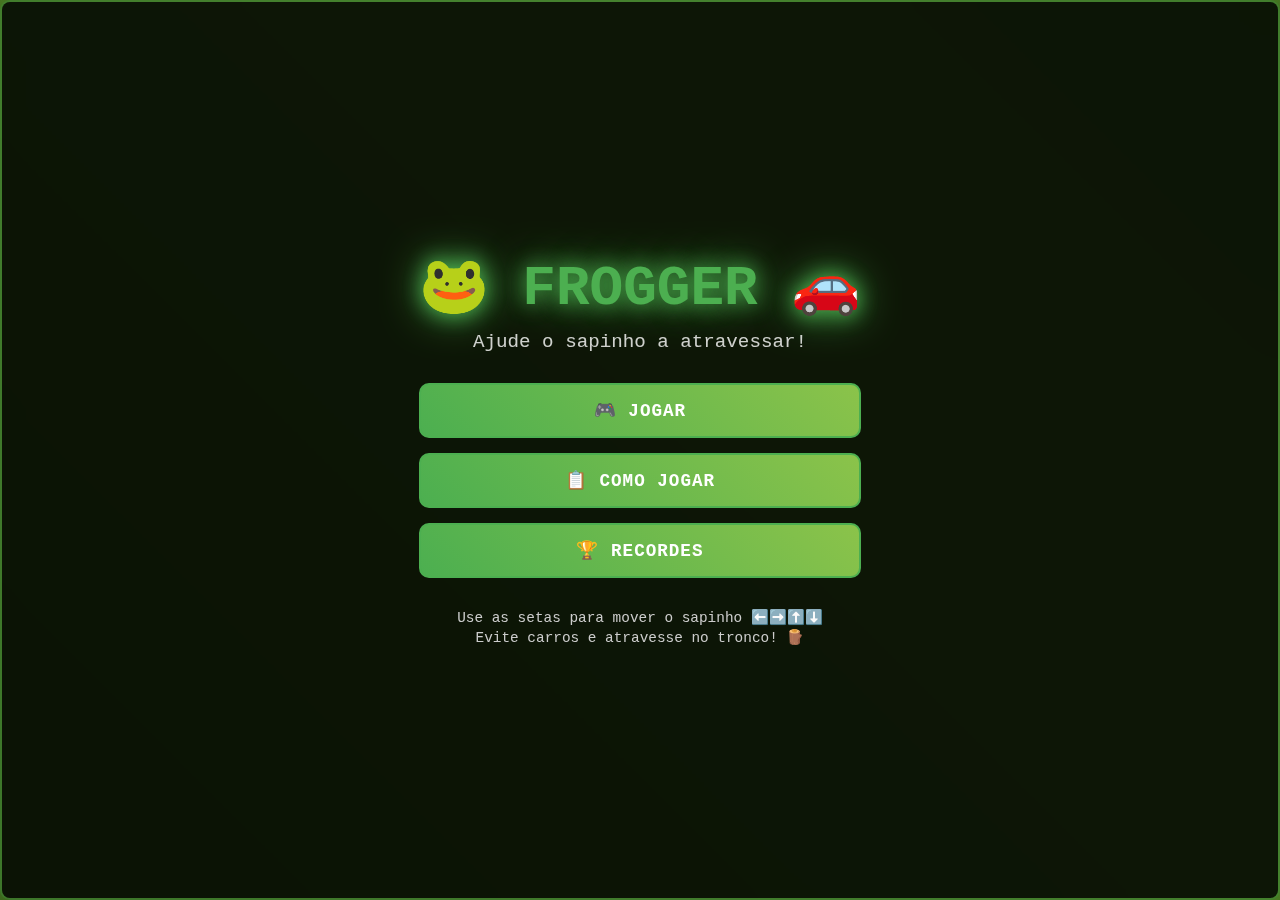
<file: frogger/index.html>
<!DOCTYPE html>
<html lang="pt-BR">
<head>
    <meta charset="UTF-8">
    <meta name="viewport" content="width=device-width, initial-scale=1.0">
    <title>Frogger - KMIKZ GameZone</title>
    <link rel="stylesheet" href="css/style.css">
</head>
<body>
    <div class="game-container">
        <!-- Tela de Menu -->
        <div id="menuScreen" class="screen active">
            <div class="menu-content">
                <h1 class="game-title">🐸 FROGGER 🚗</h1>
                <p class="game-subtitle">Ajude o sapinho a atravessar!</p>
                
                <div class="menu-options">
                    <button class="menu-btn" onclick="startGame()">🎮 JOGAR</button>
                    <button class="menu-btn" onclick="showInstructions()">📋 COMO JOGAR</button>
                    <button class="menu-btn" onclick="showScores()">🏆 RECORDES</button>
                </div>
                
                <div class="game-info">
                    <p>Use as setas para mover o sapinho ⬅️➡️⬆️⬇️</p>
                    <p>Evite carros e atravesse no tronco! 🪵</p>
                </div>
            </div>
        </div>

        <!-- Tela de Instruções -->
        <div id="instructionsScreen" class="screen">
            <div class="instructions-content">
                <h2>📋 Como Jogar Frogger</h2>
                <div class="instructions-list">
                    <div class="instruction-item">
                        <span class="instruction-icon">🎯</span>
                        <p><strong>Objetivo:</strong> Atravesse a estrada e o rio para chegar do outro lado</p>
                    </div>
                    <div class="instruction-item">
                        <span class="instruction-icon">⬅️➡️</span>
                        <p><strong>Movimento:</strong> Use as setas do teclado para mover o sapinho</p>
                    </div>
                    <div class="instruction-item">
                        <span class="instruction-icon">🚗</span>
                        <p><strong>Estrada:</strong> Evite ser atropelado pelos carros que passam</p>
                    </div>
                    <div class="instruction-item">
                        <span class="instruction-icon">🪵</span>
                        <p><strong>Rio:</strong> Pule nos troncos e tartarugas para não se afogar</p>
                    </div>
                    <div class="instruction-item">
                        <span class="instruction-icon">⏰</span>
                        <p><strong>Tempo:</strong> Você tem tempo limitado para cada travessia</p>
                    </div>
                    <div class="instruction-item">
                        <span class="instruction-icon">🏆</span>
                        <p><strong>Pontuação:</strong> Ganhe pontos por cada travessia bem-sucedida</p>
                    </div>
                </div>
                <button class="menu-btn" onclick="backToMenu()">⬅️ VOLTAR</button>
            </div>
        </div>

        <!-- Tela de Recordes -->
        <div id="scoresScreen" class="screen">
            <div class="scores-content">
                <h2>🏆 Melhores Pontuações</h2>
                <div id="scoresList" class="scores-list">
                    <!-- Os recordes serão carregados aqui -->
                </div>
                <button class="menu-btn" onclick="clearScores()">🗑️ LIMPAR RECORDES</button>
                <button class="menu-btn" onclick="backToMenu()">⬅️ VOLTAR</button>
            </div>
        </div>

        <!-- Tela do Jogo -->
        <div id="gameScreen" class="screen">
            <div class="game-hud">
                <div class="hud-item">
                    <span class="hud-label">PONTOS:</span>
                    <span id="score">0</span>
                </div>
                <div class="hud-item">
                    <span class="hud-label">VIDAS:</span>
                    <span id="lives">3</span>
                </div>
                <div class="hud-item">
                    <span class="hud-label">NÍVEL:</span>
                    <span id="level">1</span>
                </div>
                <div class="hud-item">
                    <span class="hud-label">TEMPO:</span>
                    <div class="time-bar">
                        <div id="timeLevel" class="time-level"></div>
                    </div>
                </div>
            </div>
            
            <canvas id="gameCanvas" width="800" height="600"></canvas>
            
            <div class="game-controls">
                <p>Use ⬅️➡️⬆️⬇️ para mover | ESC para pausar</p>
            </div>

            <!-- Controles Mobile -->
            <div class="mobile-controls">
                <div class="control-row">
                    <button class="control-btn" id="upBtn">⬆️</button>
                </div>
                <div class="control-row">
                    <button class="control-btn" id="leftBtn">⬅️</button>
                    <button class="control-btn" id="downBtn">⬇️</button>
                    <button class="control-btn" id="rightBtn">➡️</button>
                </div>
            </div>
        </div>

        <!-- Tela de Game Over -->
        <div id="gameOverScreen" class="screen">
            <div class="game-over-content">
                <h2 class="game-over-title">🐸💥 GAME OVER!</h2>
                <div class="final-stats">
                    <p>Pontuação Final: <span id="finalScore">0</span></p>
                    <p>Nível Alcançado: <span id="finalLevel">1</span></p>
                    <p>Travessias Completas: <span id="crossings">0</span></p>
                </div>
                
                <div id="newRecordMessage" class="new-record hidden">
                    🎉 NOVO RECORDE! 🎉
                </div>
                
                <div class="game-over-options">
                    <button class="menu-btn" onclick="restartGame()">🔄 JOGAR NOVAMENTE</button>
                    <button class="menu-btn" onclick="backToMenu()">🏠 MENU PRINCIPAL</button>
                </div>
            </div>
        </div>

        <!-- Tela de Pausa -->
        <div id="pauseScreen" class="screen">
            <div class="pause-content">
                <h2>⏸️ PAUSADO</h2>
                <div class="pause-options">
                    <button class="menu-btn" onclick="resumeGame()">▶️ CONTINUAR</button>
                    <button class="menu-btn" onclick="restartGame()">🔄 REINICIAR</button>
                    <button class="menu-btn" onclick="backToMenu()">🏠 MENU PRINCIPAL</button>
                </div>
            </div>
        </div>

        <!-- Tela de Nível Completo -->
        <div id="levelCompleteScreen" class="screen">
            <div class="level-complete-content">
                <h2 class="level-complete-title">🎉 NÍVEL COMPLETO! 🎉</h2>
                <div class="level-stats">
                    <p>Nível: <span id="completedLevel">1</span></p>
                    <p>Pontos Bonus: <span id="bonusPoints">500</span></p>
                    <p>Tempo Restante: <span id="timeBonus">30s</span></p>
                </div>
                <button class="menu-btn" onclick="nextLevel()">➡️ PRÓXIMO NÍVEL</button>
            </div>
        </div>
    </div>

    <script src="js/game.js"></script>
</body>
</html>
</file>
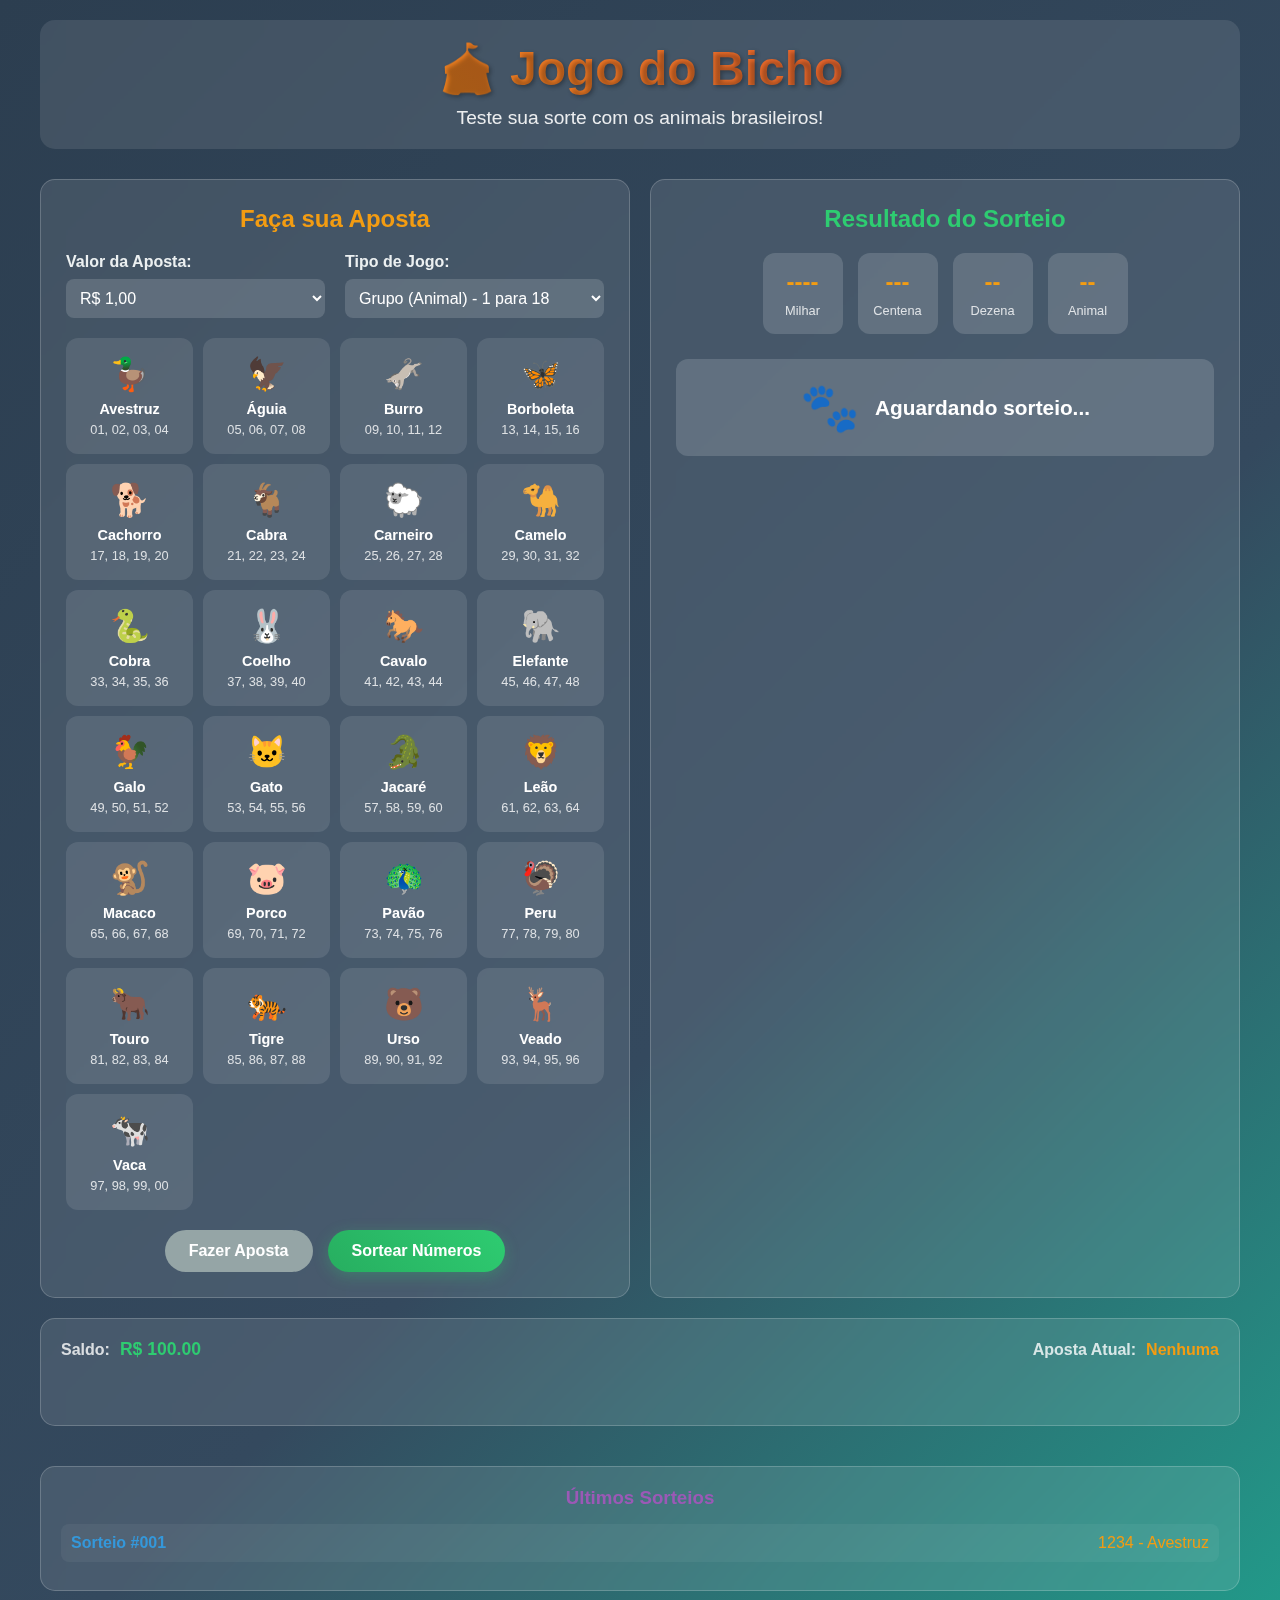
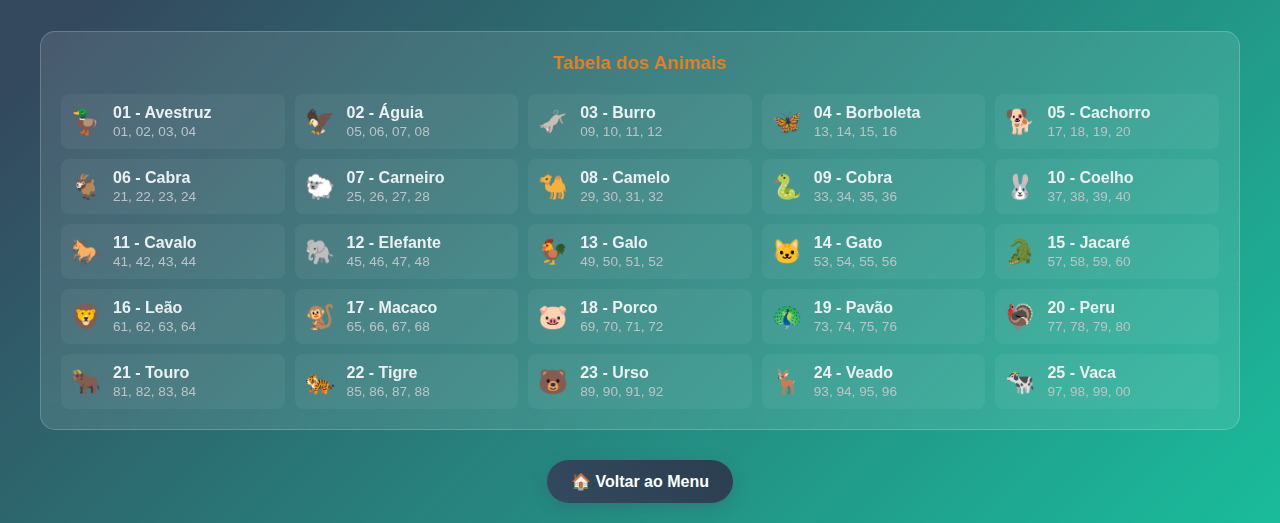
<file: jogobicho/index.html>
<!DOCTYPE html>
<html lang="pt-BR">
<head>
    <meta charset="UTF-8">
    <meta name="viewport" content="width=device-width, initial-scale=1.0">
    <title>Jogo do Bicho - KMIKZ GameZone</title>
    <link rel="stylesheet" href="css/style.css">
</head>
<body>
    <div class="container">
        <header>
            <h1>🎪 Jogo do Bicho</h1>
            <p class="subtitle">Teste sua sorte com os animais brasileiros!</p>
        </header>

        <div class="game-container">
            <!-- Seção de apostas -->
            <div class="betting-section">
                <h2>Faça sua Aposta</h2>
                
                <div class="bet-options">
                    <div class="bet-type">
                        <label for="bet-amount">Valor da Aposta:</label>
                        <select id="bet-amount">
                            <option value="1">R$ 1,00</option>
                            <option value="5">R$ 5,00</option>
                            <option value="10">R$ 10,00</option>
                            <option value="25">R$ 25,00</option>
                            <option value="50">R$ 50,00</option>
                        </select>
                    </div>

                    <div class="bet-type">
                        <label for="bet-mode">Tipo de Jogo:</label>
                        <select id="bet-mode">
                            <option value="animal">Grupo (Animal) - 1 para 18</option>
                            <option value="dezena">Dezena - 1 para 5</option>
                            <option value="centena">Centena - 1 para 600</option>
                            <option value="milhar">Milhar - 1 para 4000</option>
                        </select>
                    </div>
                </div>

                <!-- Seleção de animais -->
                <div class="animals-grid" id="animals-grid">
                    <!-- Os animais serão gerados pelo JavaScript -->
                </div>

                <!-- Input para números -->
                <div class="number-input" id="number-input" style="display: none;">
                    <label for="chosen-number">Digite seu número:</label>
                    <input type="number" id="chosen-number" min="0" max="9999" placeholder="Digite aqui...">
                </div>

                <div class="game-controls">
                    <button id="place-bet" class="btn-primary">Fazer Aposta</button>
                    <button id="draw-numbers" class="btn-secondary">Sortear Números</button>
                </div>
            </div>

            <!-- Seção de resultados -->
            <div class="results-section">
                <h2>Resultado do Sorteio</h2>
                
                <div class="draw-display">
                    <div class="winning-numbers">
                        <div class="number-card">
                            <span class="number" id="result-milhar">----</span>
                            <span class="label">Milhar</span>
                        </div>
                        <div class="number-card">
                            <span class="number" id="result-centena">---</span>
                            <span class="label">Centena</span>
                        </div>
                        <div class="number-card">
                            <span class="number" id="result-dezena">--</span>
                            <span class="label">Dezena</span>
                        </div>
                        <div class="number-card">
                            <span class="number" id="result-animal">--</span>
                            <span class="label">Animal</span>
                        </div>
                    </div>

                    <div class="winning-animal" id="winning-animal">
                        <div class="animal-display">
                            <div class="animal-icon">🐾</div>
                            <div class="animal-name">Aguardando sorteio...</div>
                        </div>
                    </div>
                </div>
            </div>

            <!-- Seção de status do jogo -->
            <div class="game-status">
                <div class="player-info">
                    <div class="balance">
                        <span class="label">Saldo:</span>
                        <span class="value" id="player-balance">R$ 100,00</span>
                    </div>
                    <div class="current-bet">
                        <span class="label">Aposta Atual:</span>
                        <span class="value" id="current-bet">Nenhuma</span>
                    </div>
                </div>

                <div class="game-result" id="game-result">
                    <!-- Resultado da aposta será exibido aqui -->
                </div>
            </div>

            <!-- Histórico de jogadas -->
            <div class="history-section">
                <h3>Últimos Sorteios</h3>
                <div class="history-list" id="history-list">
                    <div class="history-item">
                        <span class="draw-number">Sorteio #001</span>
                        <span class="draw-result">1234 - Avestruz</span>
                    </div>
                </div>
            </div>

            <!-- Tabela de animais -->
            <div class="animals-table">
                <h3>Tabela dos Animais</h3>
                <div class="table-grid">
                    <!-- Será preenchida pelo JavaScript -->
                </div>
            </div>
        </div>

        <!-- Botão de volta -->
        <div class="back-button">
            <a href="../index.html" class="btn-back">🏠 Voltar ao Menu</a>
        </div>
    </div>

    <script src="js/game.js"></script>
</body>
</html>
</file>
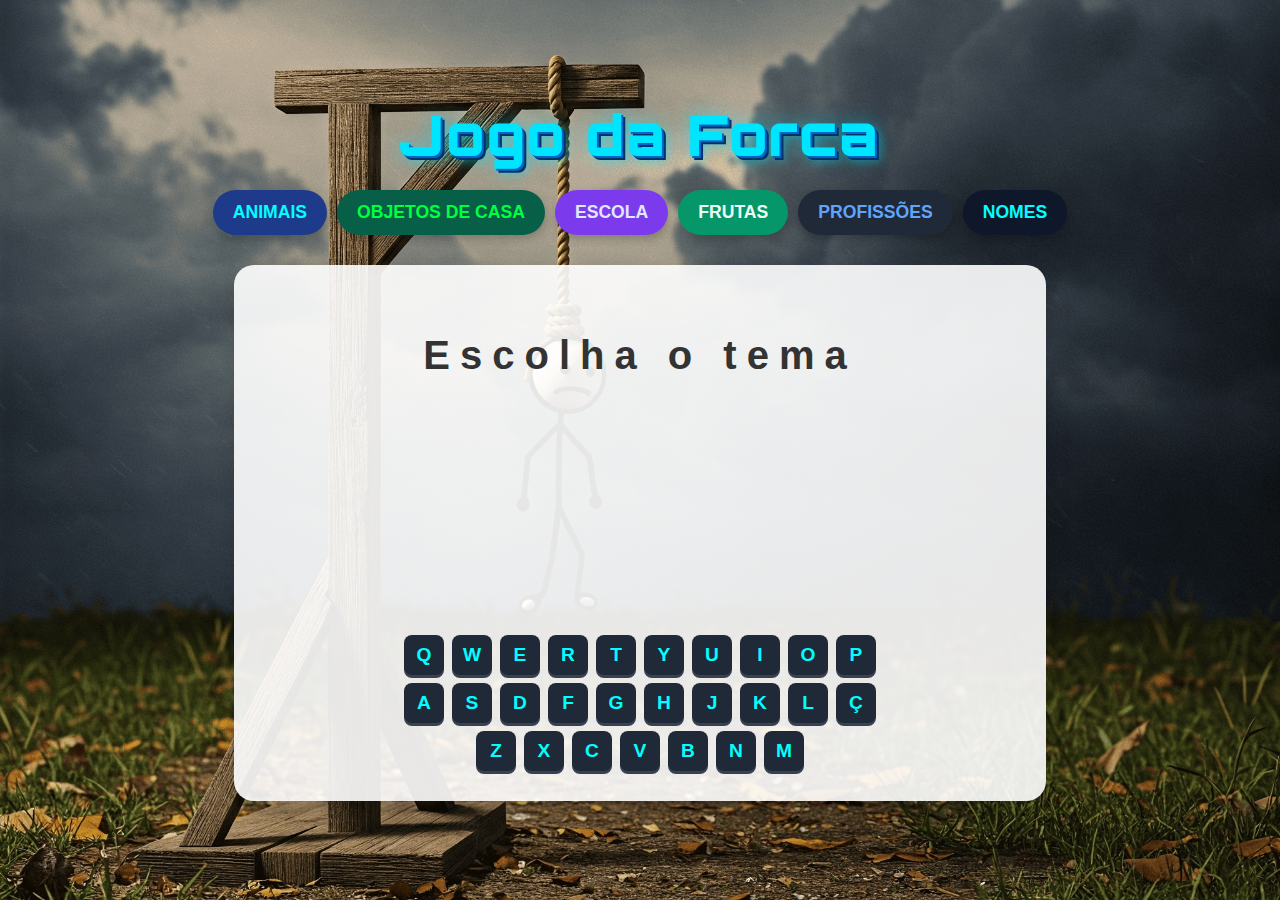
<file: jogoforca-main/index.html>
<!DOCTYPE html>
<html lang="pt-br">
<head>
    <meta charset="UTF-8">
    <meta name="viewport" content="width=device-width, initial-scale=1.0">
    <title>Jogo da Forca</title>
    <link rel="preconnect" href="https://fonts.googleapis.com">
    <link rel="preconnect" href="https://fonts.gstatic.com" crossorigin>
    <link href="https://fonts.googleapis.com/css2?family=Orbitron:wght@400;700;900&family=Rubik+Maps&display=swap" rel="stylesheet">
    <link rel="stylesheet" href="css/style.css">
</head>
<body>
    <div class="container">
        <header>
            <h1>Jogo da Forca</h1>
            <div class="theme-buttons">
                <button id="animais">Animais</button>
                <button id="casa">Objetos de Casa</button>
                <button id="escola">Escola</button>
                <button id="frutas">Frutas</button>
                <button id="profissoes">Profissões</button>
                <button id="nomes">Nomes</button>
            </div>
        </header>

        <main>
            <div class="game-container">
                <div class="word-display" id="word-display">Escolha o tema</div>
                <div class="hangman-container">
                    <div class="hangman-image" id="hangman-image"></div>
                    <div class="message" id="message"></div>
                </div>
                <div class="keyboard" id="keyboard"></div>
            </div>
        </main>
    </div>

    <!-- Elementos de áudio -->
    <audio id="correctSound" src="sounds/teclacorreto.wav"></audio>
    <audio id="wrongSound" src="sounds/teclaerro.wav"></audio>
    <audio id="winSound" src="sounds/vitoriamp3.mp3"></audio>
    <audio id="loseSound" src="sounds/gameoverflac.flac"></audio>

    <script src="script/game.js"></script>
</body>
</html>
</file>
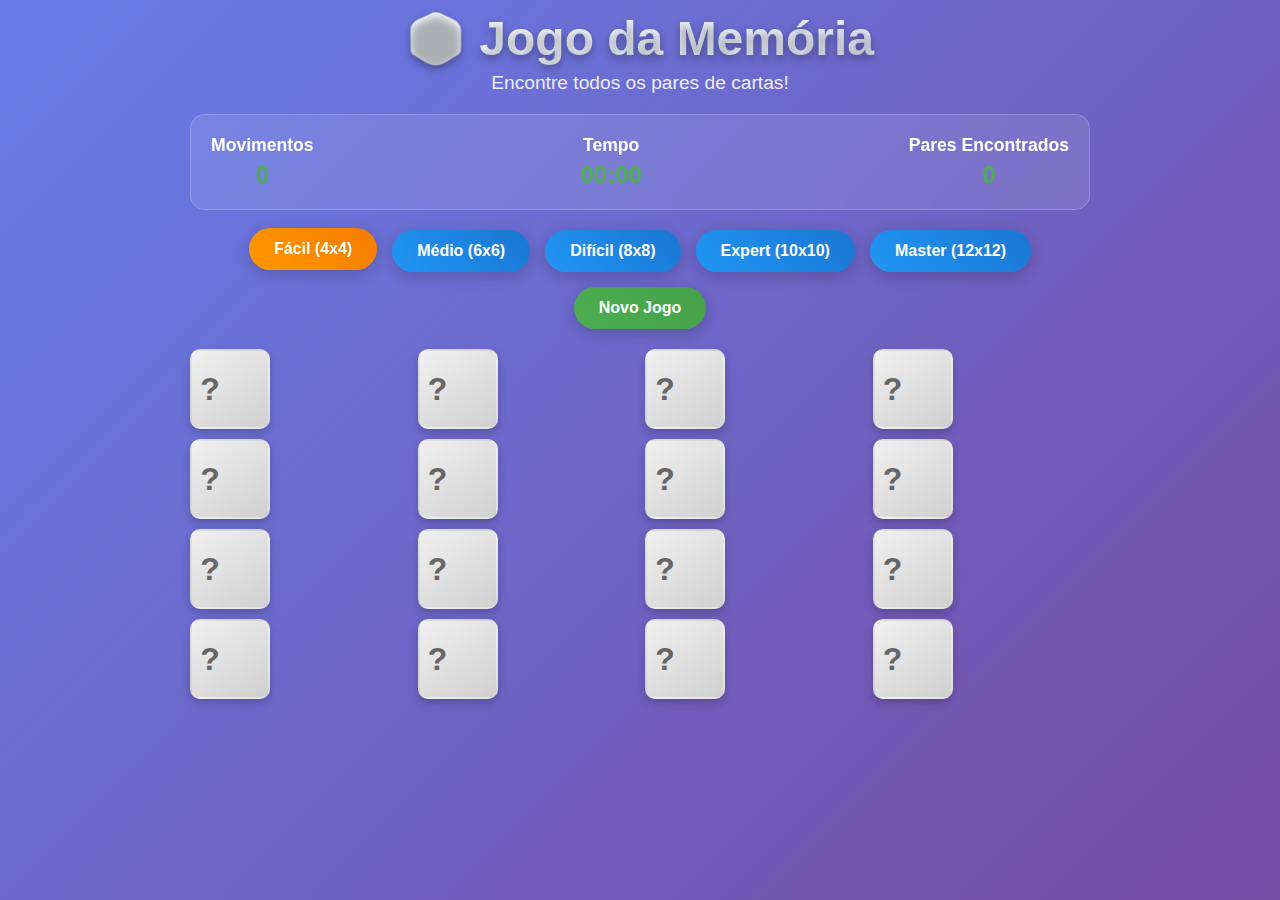
<file: jogomemoria/index.html>
<!DOCTYPE html>
<html lang="pt-BR">
<head>
    <meta charset="UTF-8">
    <meta name="viewport" content="width=device-width, initial-scale=1.0">
    <title>Jogo da Memória</title>
    <style>
        * {
            margin: 0;
            padding: 0;
            box-sizing: border-box;
        }

        body {
            font-family: 'Arial', sans-serif;
            min-height: 100vh;
            background: linear-gradient(135deg, #667eea 0%, #764ba2 100%);
            background-attachment: fixed;
            display: flex;
            flex-direction: column;
            align-items: center;
            padding: 10px 20px 20px 20px;
        }

        .container {
            max-width: 900px;
            width: 100%;
            text-align: center;
        }

        h1 {
            color: white;
            font-size: 3rem;
            margin-bottom: 5px;
            text-shadow: 0 4px 8px rgba(0, 0, 0, 0.3);
            background: linear-gradient(45deg, #fff, #f0f8ff, #e6e6fa);
            -webkit-background-clip: text;
            -webkit-text-fill-color: transparent;
            background-clip: text;
        }

        .subtitle {
            color: rgba(255, 255, 255, 0.9);
            font-size: 1.2rem;
            margin-bottom: 20px;
        }

        .game-info {
            display: flex;
            justify-content: space-between;
            align-items: center;
            background: rgba(255, 255, 255, 0.1);
            backdrop-filter: blur(10px);
            border-radius: 15px;
            padding: 20px;
            margin-bottom: 20px;
            border: 1px solid rgba(255, 255, 255, 0.2);
        }

        .info-item {
            color: white;
            font-size: 1.1rem;
            font-weight: bold;
        }

        .info-value {
            display: block;
            font-size: 1.5rem;
            color: #4CAF50;
            margin-top: 5px;
        }

        .controls {
            display: flex;
            gap: 15px;
            justify-content: center;
            margin-bottom: 20px;
            flex-wrap: wrap;
        }

        .btn {
            padding: 12px 25px;
            background: linear-gradient(45deg, #4CAF50, #45a049);
            color: white;
            border: none;
            border-radius: 25px;
            cursor: pointer;
            font-size: 1rem;
            font-weight: bold;
            transition: all 0.3s ease;
            box-shadow: 0 4px 15px rgba(0, 0, 0, 0.2);
        }

        .btn:hover {
            transform: translateY(-2px);
            box-shadow: 0 6px 20px rgba(0, 0, 0, 0.3);
        }

        .btn-level {
            background: linear-gradient(45deg, #2196F3, #1976D2);
        }

        .btn-level.active {
            background: linear-gradient(45deg, #FF9800, #F57C00);
            transform: translateY(-2px);
        }

        .game-board {
            display: grid;
            gap: 10px;
            justify-content: center;
            margin: 15px auto;
            max-width: 100%;
        }

        .card {
            width: 80px;
            height: 80px;
            background: linear-gradient(145deg, #f0f0f0, #d0d0d0);
            border-radius: 10px;
            display: flex;
            align-items: center;
            justify-content: center;
            cursor: pointer;
            transition: all 0.3s ease;
            border: 2px solid transparent;
            box-shadow: 0 4px 8px rgba(0, 0, 0, 0.2);
            position: relative;
            overflow: hidden;
        }

        /* Tamanhos específicos para cada nível */
        .expert .card {
            width: 60px;
            height: 60px;
        }

        .master .card {
            width: 50px;
            height: 50px;
        }

        .expert .card::before {
            font-size: 1.5rem;
        }

        .master .card::before {
            font-size: 1.2rem;
        }

        .expert .card-content {
            font-size: 1.5rem;
        }

        .master .card-content {
            font-size: 1.2rem;
        }

        .card::before {
            content: '?';
            font-size: 2rem;
            color: #666;
            font-weight: bold;
        }

        .card.flipped::before {
            content: '';
        }

        .card.flipped {
            background: linear-gradient(145deg, #ffffff, #f0f0f0);
            transform: rotateY(180deg);
        }

        .card.matched {
            background: linear-gradient(145deg, #4CAF50, #45a049);
            border-color: #4CAF50;
            box-shadow: 0 0 20px rgba(76, 175, 80, 0.5);
        }

        .card.matched::before {
            content: '';
        }

        .card-content {
            font-size: 2rem;
            opacity: 0;
            transition: opacity 0.3s ease;
        }

        .card.flipped .card-content,
        .card.matched .card-content {
            opacity: 1;
        }

        .victory-message {
            position: fixed;
            top: 50%;
            left: 50%;
            transform: translate(-50%, -50%);
            background: linear-gradient(145deg, #4CAF50, #45a049);
            color: white;
            padding: 40px;
            border-radius: 20px;
            text-align: center;
            box-shadow: 0 10px 30px rgba(0, 0, 0, 0.3);
            z-index: 1000;
            opacity: 0;
            visibility: hidden;
            transition: all 0.3s ease;
        }

        .victory-message.show {
            opacity: 1;
            visibility: visible;
        }

        .victory-message h2 {
            font-size: 2.5rem;
            margin-bottom: 20px;
        }

        .victory-message p {
            font-size: 1.2rem;
            margin-bottom: 30px;
        }

        /* Níveis de dificuldade */
        .easy { grid-template-columns: repeat(4, 1fr); }
        .medium { grid-template-columns: repeat(6, 1fr); }
        .hard { grid-template-columns: repeat(8, 1fr); }
        .expert { grid-template-columns: repeat(10, 1fr); }
        .master { grid-template-columns: repeat(12, 1fr); }

        /* Responsive */
        @media (max-width: 768px) {
            h1 {
                font-size: 2rem;
            }
            
            .card {
                width: 60px;
                height: 60px;
            }
            
            .card::before {
                font-size: 1.5rem;
            }
            
            .card-content {
                font-size: 1.5rem;
            }
            
            .game-info {
                flex-direction: column;
                gap: 15px;
            }
            
            .controls {
                flex-direction: column;
                align-items: center;
            }
        }

        @media (max-width: 480px) {
            .card {
                width: 50px;
                height: 50px;
            }
            
            .card::before {
                font-size: 1.2rem;
            }
            
            .card-content {
                font-size: 1.2rem;
            }
            
            .easy { grid-template-columns: repeat(4, 1fr); }
            .medium { grid-template-columns: repeat(4, 1fr); }
            .hard { grid-template-columns: repeat(6, 1fr); }
            .expert { grid-template-columns: repeat(8, 1fr); }
            .master { grid-template-columns: repeat(10, 1fr); }
        }
    </style>
</head>
<body>
    <div class="container">
        <header>
            <h1>🎲 Jogo da Memória</h1>
            <p class="subtitle">Encontre todos os pares de cartas!</p>
        </header>

        <div class="game-info">
            <div class="info-item">
                Movimentos
                <span class="info-value" id="moves">0</span>
            </div>
            <div class="info-item">
                Tempo
                <span class="info-value" id="timer">00:00</span>
            </div>
            <div class="info-item">
                Pares Encontrados
                <span class="info-value" id="matches">0</span>
            </div>
        </div>

        <div class="controls">
            <button class="btn btn-level active" data-level="easy">Fácil (4x4)</button>
            <button class="btn btn-level" data-level="medium">Médio (6x6)</button>
            <button class="btn btn-level" data-level="hard">Difícil (8x8)</button>
            <button class="btn btn-level" data-level="expert">Expert (10x10)</button>
            <button class="btn btn-level" data-level="master">Master (12x12)</button>
            <button class="btn" id="newGame">Novo Jogo</button>
        </div>

        <div class="game-board easy" id="gameBoard"></div>
    </div>

    <div class="victory-message" id="victoryMessage">
        <h2>🎉 Parabéns!</h2>
        <p id="victoryText">Você encontrou todos os pares!</p>
        <button class="btn" onclick="startNewGame()">Jogar Novamente</button>
    </div>

    <script>
        class MemoryGame {
            constructor() {
                this.level = 'easy';
                this.cards = [];
                this.flippedCards = [];
                this.matchedPairs = 0;
                this.moves = 0;
                this.startTime = null;
                this.timerInterval = null;
                this.isGameActive = false;
                
                this.levels = {
                    easy: { size: 4, pairs: 8 },
                    medium: { size: 6, pairs: 18 },
                    hard: { size: 8, pairs: 32 },
                    expert: { size: 10, pairs: 50 },
                    master: { size: 12, pairs: 72 }
                };
                
                // Emojis para as cartas
                this.cardEmojis = [
                    '🐶', '🐱', '🐭', '🐹', '🐰', '🦊', '🐻', '🐼',
                    '🐨', '🐯', '🦁', '🐮', '🐷', '🐸', '🐵', '🐔',
                    '🦄', '🐝', '🐛', '🦋', '🐌', '🐞', '🐜', '🕷️',
                    '🎈', '🎁', '🎂', '🎉', '🎊', '🎯', '🎲', '🎮',
                    '⚽', '🏀', '🏈', '⚾', '🎾', '🏐', '🏓', '🏸',
                    '🍎', '🍊', '🍋', '🍌', '🍉', '🍇', '🍓', '🫐',
                    '🍑', '🍒', '🥝', '🍅', '🥥', '🥑', '🍆', '🥕',
                    '🚗', '🚕', '🚙', '🚌', '🚎', '🏎️', '🚓', '🚑',
                    '✈️', '🚁', '⛵', '🚢', '🚂', '🚃', '🚄', '🚅',
                    '🏠', '🏡', '🏢', '🏣', '🏤', '🏥', '🏦', '🏨',
                    '⭐', '🌟', '💫', '✨', '🌙', '☀️', '⛅', '🌈'
                ];
                
                this.initializeGame();
                this.setupEventListeners();
            }
            
            initializeGame() {
                this.createBoard();
                this.updateDisplay();
            }
            
            setupEventListeners() {
                // Botões de nível
                document.querySelectorAll('.btn-level').forEach(btn => {
                    btn.addEventListener('click', (e) => {
                        document.querySelectorAll('.btn-level').forEach(b => b.classList.remove('active'));
                        e.target.classList.add('active');
                        this.level = e.target.dataset.level;
                        this.resetGame();
                    });
                });
                
                // Botão novo jogo
                document.getElementById('newGame').addEventListener('click', () => {
                    this.resetGame();
                });
            }
            
            createBoard() {
                const board = document.getElementById('gameBoard');
                const levelConfig = this.levels[this.level];
                const totalCards = levelConfig.pairs * 2;
                
                // Limpar board
                board.innerHTML = '';
                board.className = `game-board ${this.level}`;
                
                // Selecionar emojis aleatórios
                const selectedEmojis = this.shuffleArray([...this.cardEmojis]).slice(0, levelConfig.pairs);
                const cardPairs = [...selectedEmojis, ...selectedEmojis];
                this.cards = this.shuffleArray(cardPairs).map((emoji, index) => ({
                    id: index,
                    emoji: emoji,
                    isFlipped: false,
                    isMatched: false
                }));
                
                // Criar elementos das cartas
                this.cards.forEach(card => {
                    const cardElement = document.createElement('div');
                    cardElement.className = 'card';
                    cardElement.dataset.cardId = card.id;
                    cardElement.innerHTML = `<span class="card-content">${card.emoji}</span>`;
                    
                    cardElement.addEventListener('click', () => this.flipCard(card.id));
                    board.appendChild(cardElement);
                });
            }
            
            flipCard(cardId) {
                if (!this.isGameActive) {
                    this.startGame();
                }
                
                const card = this.cards.find(c => c.id === cardId);
                const cardElement = document.querySelector(`[data-card-id="${cardId}"]`);
                
                // Verificar se pode virar a carta
                if (card.isFlipped || card.isMatched || this.flippedCards.length >= 2) {
                    return;
                }
                
                // Virar carta
                card.isFlipped = true;
                cardElement.classList.add('flipped');
                this.flippedCards.push(card);
                
                if (this.flippedCards.length === 2) {
                    this.moves++;
                    this.updateDisplay();
                    this.checkMatch();
                }
            }
            
            checkMatch() {
                const [card1, card2] = this.flippedCards;
                
                setTimeout(() => {
                    if (card1.emoji === card2.emoji) {
                        // Match encontrado
                        card1.isMatched = true;
                        card2.isMatched = true;
                        
                        const element1 = document.querySelector(`[data-card-id="${card1.id}"]`);
                        const element2 = document.querySelector(`[data-card-id="${card2.id}"]`);
                        
                        element1.classList.add('matched');
                        element2.classList.add('matched');
                        
                        this.matchedPairs++;
                        this.updateDisplay();
                        
                        // Verificar vitória
                        if (this.matchedPairs === this.levels[this.level].pairs) {
                            this.gameWon();
                        }
                    } else {
                        // Não é match - desvirar cartas
                        card1.isFlipped = false;
                        card2.isFlipped = false;
                        
                        const element1 = document.querySelector(`[data-card-id="${card1.id}"]`);
                        const element2 = document.querySelector(`[data-card-id="${card2.id}"]`);
                        
                        element1.classList.remove('flipped');
                        element2.classList.remove('flipped');
                    }
                    
                    this.flippedCards = [];
                }, 1000);
            }
            
            startGame() {
                this.isGameActive = true;
                this.startTime = Date.now();
                this.timerInterval = setInterval(() => {
                    this.updateTimer();
                }, 1000);
            }
            
            updateTimer() {
                if (!this.startTime) return;
                
                const elapsed = Math.floor((Date.now() - this.startTime) / 1000);
                const minutes = Math.floor(elapsed / 60).toString().padStart(2, '0');
                const seconds = (elapsed % 60).toString().padStart(2, '0');
                
                document.getElementById('timer').textContent = `${minutes}:${seconds}`;
            }
            
            updateDisplay() {
                document.getElementById('moves').textContent = this.moves;
                document.getElementById('matches').textContent = this.matchedPairs;
            }
            
            gameWon() {
                this.isGameActive = false;
                clearInterval(this.timerInterval);
                
                const finalTime = document.getElementById('timer').textContent;
                const victoryText = `Você completou o jogo em ${this.moves} movimentos e ${finalTime}!`;
                
                document.getElementById('victoryText').textContent = victoryText;
                document.getElementById('victoryMessage').classList.add('show');
            }
            
            resetGame() {
                this.isGameActive = false;
                this.moves = 0;
                this.matchedPairs = 0;
                this.flippedCards = [];
                this.startTime = null;
                
                if (this.timerInterval) {
                    clearInterval(this.timerInterval);
                }
                
                document.getElementById('timer').textContent = '00:00';
                document.getElementById('victoryMessage').classList.remove('show');
                
                this.createBoard();
                this.updateDisplay();
            }
            
            shuffleArray(array) {
                const shuffled = [...array];
                for (let i = shuffled.length - 1; i > 0; i--) {
                    const j = Math.floor(Math.random() * (i + 1));
                    [shuffled[i], shuffled[j]] = [shuffled[j], shuffled[i]];
                }
                return shuffled;
            }
        }
        
        // Inicializar jogo
        let game;
        
        function startNewGame() {
            if (game) {
                game.resetGame();
            } else {
                game = new MemoryGame();
            }
            document.getElementById('victoryMessage').classList.remove('show');
        }
        
        // Iniciar quando a página carregar
        document.addEventListener('DOMContentLoaded', () => {
            game = new MemoryGame();
        });
    </script>
</body>
</html>
</file>
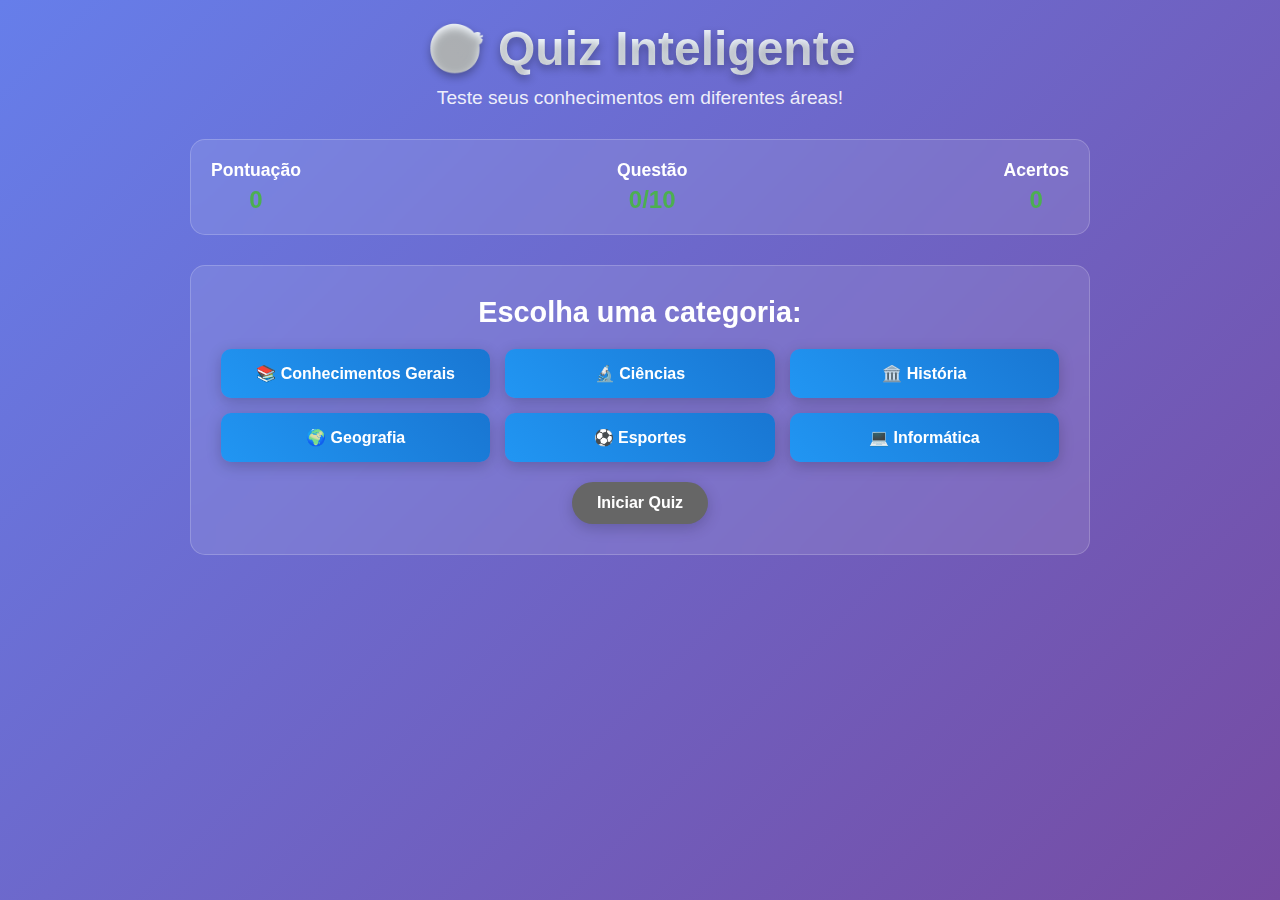
<file: quiz/index.html>
<!DOCTYPE html>
<html lang="pt-BR">
<head>
    <meta charset="UTF-8">
    <meta name="viewport" content="width=device-width, initial-scale=1.0">
    <title>Quiz Inteligente</title>
    <style>
        * {
            margin: 0;
            padding: 0;
            box-sizing: border-box;
        }

        body {
            font-family: 'Arial', sans-serif;
            min-height: 100vh;
            background: linear-gradient(135deg, #667eea 0%, #764ba2 100%);
            background-attachment: fixed;
            display: flex;
            flex-direction: column;
            align-items: center;
            padding: 20px;
        }

        .container {
            max-width: 900px;
            width: 100%;
            text-align: center;
        }

        h1 {
            color: white;
            font-size: 3rem;
            margin-bottom: 10px;
            text-shadow: 0 4px 8px rgba(0, 0, 0, 0.3);
            background: linear-gradient(45deg, #fff, #f0f8ff, #e6e6fa);
            -webkit-background-clip: text;
            -webkit-text-fill-color: transparent;
            background-clip: text;
        }

        .subtitle {
            color: rgba(255, 255, 255, 0.9);
            font-size: 1.2rem;
            margin-bottom: 30px;
        }

        .game-info {
            display: flex;
            justify-content: space-between;
            align-items: center;
            background: rgba(255, 255, 255, 0.1);
            backdrop-filter: blur(10px);
            border-radius: 15px;
            padding: 20px;
            margin-bottom: 30px;
            border: 1px solid rgba(255, 255, 255, 0.2);
        }

        .info-item {
            color: white;
            font-size: 1.1rem;
            font-weight: bold;
        }

        .info-value {
            display: block;
            font-size: 1.5rem;
            color: #4CAF50;
            margin-top: 5px;
        }

        .category-selection {
            background: rgba(255, 255, 255, 0.1);
            backdrop-filter: blur(10px);
            border-radius: 15px;
            padding: 30px;
            margin-bottom: 30px;
            border: 1px solid rgba(255, 255, 255, 0.2);
        }

        .category-selection h2 {
            color: white;
            font-size: 1.8rem;
            margin-bottom: 20px;
        }

        .categories-grid {
            display: grid;
            grid-template-columns: repeat(auto-fit, minmax(200px, 1fr));
            gap: 15px;
            margin-bottom: 20px;
        }

        .category-btn {
            padding: 15px 20px;
            background: linear-gradient(45deg, #2196F3, #1976D2);
            color: white;
            border: none;
            border-radius: 10px;
            cursor: pointer;
            font-size: 1rem;
            font-weight: bold;
            transition: all 0.3s ease;
            box-shadow: 0 4px 15px rgba(0, 0, 0, 0.2);
        }

        .category-btn:hover {
            transform: translateY(-2px);
            box-shadow: 0 6px 20px rgba(0, 0, 0, 0.3);
        }

        .category-btn.active {
            background: linear-gradient(45deg, #FF9800, #F57C00);
            transform: translateY(-2px);
        }

        .quiz-container {
            background: rgba(255, 255, 255, 0.1);
            backdrop-filter: blur(10px);
            border-radius: 15px;
            padding: 30px;
            margin-bottom: 30px;
            border: 1px solid rgba(255, 255, 255, 0.2);
            display: none;
        }

        .quiz-container.active {
            display: block;
        }

        .question-counter {
            color: rgba(255, 255, 255, 0.8);
            font-size: 1rem;
            margin-bottom: 20px;
        }

        .question {
            color: white;
            font-size: 1.4rem;
            font-weight: bold;
            margin-bottom: 30px;
            line-height: 1.4;
            text-align: left;
        }

        .answers {
            display: grid;
            gap: 15px;
            margin-bottom: 30px;
        }

        .answer-btn {
            padding: 15px 20px;
            background: rgba(255, 255, 255, 0.1);
            border: 2px solid rgba(255, 255, 255, 0.2);
            border-radius: 10px;
            color: white;
            font-size: 1rem;
            cursor: pointer;
            transition: all 0.3s ease;
            text-align: left;
        }

        .answer-btn:hover {
            background: rgba(255, 255, 255, 0.2);
            transform: translateY(-2px);
        }

        .answer-btn.correct {
            background: linear-gradient(45deg, #4CAF50, #45a049);
            border-color: #4CAF50;
        }

        .answer-btn.incorrect {
            background: linear-gradient(45deg, #f44336, #d32f2f);
            border-color: #f44336;
        }

        .answer-btn.disabled {
            cursor: not-allowed;
            opacity: 0.7;
        }

        .controls {
            display: flex;
            gap: 15px;
            justify-content: center;
            flex-wrap: wrap;
        }

        .btn {
            padding: 12px 25px;
            background: linear-gradient(45deg, #4CAF50, #45a049);
            color: white;
            border: none;
            border-radius: 25px;
            cursor: pointer;
            font-size: 1rem;
            font-weight: bold;
            transition: all 0.3s ease;
            box-shadow: 0 4px 15px rgba(0, 0, 0, 0.2);
        }

        .btn:hover {
            transform: translateY(-2px);
            box-shadow: 0 6px 20px rgba(0, 0, 0, 0.3);
        }

        .btn:disabled {
            background: #666;
            cursor: not-allowed;
            transform: none;
        }

        .result-screen {
            background: rgba(255, 255, 255, 0.1);
            backdrop-filter: blur(10px);
            border-radius: 15px;
            padding: 40px;
            margin-bottom: 30px;
            border: 1px solid rgba(255, 255, 255, 0.2);
            display: none;
        }

        .result-screen.active {
            display: block;
        }

        .result-screen h2 {
            color: white;
            font-size: 2.5rem;
            margin-bottom: 20px;
        }

        .score {
            font-size: 3rem;
            font-weight: bold;
            margin-bottom: 20px;
        }

        .score.excellent {
            color: #4CAF50;
        }

        .score.good {
            color: #FF9800;
        }

        .score.average {
            color: #FFC107;
        }

        .score.poor {
            color: #f44336;
        }

        .result-message {
            color: rgba(255, 255, 255, 0.9);
            font-size: 1.2rem;
            margin-bottom: 30px;
            line-height: 1.6;
        }

        .progress-bar {
            width: 100%;
            height: 8px;
            background: rgba(255, 255, 255, 0.2);
            border-radius: 4px;
            overflow: hidden;
            margin-bottom: 20px;
        }

        .progress-fill {
            height: 100%;
            background: linear-gradient(45deg, #4CAF50, #45a049);
            border-radius: 4px;
            transition: width 0.3s ease;
            width: 0%;
        }

        /* Responsive */
        @media (max-width: 768px) {
            h1 {
                font-size: 2rem;
            }
            
            .game-info {
                flex-direction: column;
                gap: 15px;
            }
            
            .categories-grid {
                grid-template-columns: 1fr;
            }
            
            .question {
                font-size: 1.2rem;
            }
        }

        @media (max-width: 480px) {
            .category-selection,
            .quiz-container,
            .result-screen {
                padding: 20px;
            }
            
            .question {
                font-size: 1.1rem;
            }
            
            .answer-btn {
                padding: 12px 15px;
                font-size: 0.9rem;
            }
        }
    </style>
</head>
<body>
    <div class="container">
        <header>
            <h1>🎯 Quiz Inteligente</h1>
            <p class="subtitle">Teste seus conhecimentos em diferentes áreas!</p>
        </header>

        <div class="game-info">
            <div class="info-item">
                Pontuação
                <span class="info-value" id="score">0</span>
            </div>
            <div class="info-item">
                Questão
                <span class="info-value" id="questionNumber">0/0</span>
            </div>
            <div class="info-item">
                Acertos
                <span class="info-value" id="correctAnswers">0</span>
            </div>
        </div>

        <!-- Seleção de Categoria -->
        <div class="category-selection" id="categorySelection">
            <h2>Escolha uma categoria:</h2>
            <div class="categories-grid">
                <button class="category-btn" data-category="geral">📚 Conhecimentos Gerais</button>
                <button class="category-btn" data-category="ciencia">🔬 Ciências</button>
                <button class="category-btn" data-category="historia">🏛️ História</button>
                <button class="category-btn" data-category="geografia">🌍 Geografia</button>
                <button class="category-btn" data-category="esportes">⚽ Esportes</button>
                <button class="category-btn" data-category="informatica">💻 Informática</button>
            </div>
            <div class="controls">
                <button class="btn" id="startQuiz" disabled>Iniciar Quiz</button>
            </div>
        </div>

        <!-- Quiz Container -->
        <div class="quiz-container" id="quizContainer">
            <div class="progress-bar">
                <div class="progress-fill" id="progressFill"></div>
            </div>
            <div class="question-counter" id="questionCounter">Questão 1 de 10</div>
            <div class="question" id="question">Carregando pergunta...</div>
            <div class="answers" id="answers"></div>
            <div class="controls">
                <button class="btn" id="nextQuestion" disabled>Próxima Questão</button>
            </div>
        </div>

        <!-- Tela de Resultado -->
        <div class="result-screen" id="resultScreen">
            <h2>🎉 Quiz Concluído!</h2>
            <div class="score" id="finalScore">0/10</div>
            <div class="result-message" id="resultMessage"></div>
            <div class="controls">
                <button class="btn" id="playAgain">Jogar Novamente</button>
                <button class="btn" id="changeCategory">Mudar Categoria</button>
            </div>
        </div>
    </div>

    <script>
        class QuizGame {
            constructor() {
                this.currentCategory = '';
                this.questions = [];
                this.currentQuestion = 0;
                this.score = 0;
                this.correctAnswers = 0;
                this.totalQuestions = 10;
                this.selectedAnswer = null;

                // Base de perguntas por categoria
                this.questionBank = {
                    geral: [
                        {
                            question: "Qual é a capital do Brasil?",
                            answers: ["Rio de Janeiro", "São Paulo", "Brasília", "Belo Horizonte"],
                            correct: 2
                        },
                        {
                            question: "Quem pintou a Mona Lisa?",
                            answers: ["Van Gogh", "Picasso", "Leonardo da Vinci", "Michelangelo"],
                            correct: 2
                        },
                        {
                            question: "Qual é o maior oceano do mundo?",
                            answers: ["Atlântico", "Índico", "Ártico", "Pacífico"],
                            correct: 3
                        },
                        {
                            question: "Em que ano o homem pisou na Lua pela primeira vez?",
                            answers: ["1967", "1969", "1971", "1973"],
                            correct: 1
                        },
                        {
                            question: "Qual é o elemento químico representado pela letra O?",
                            answers: ["Ouro", "Oxigênio", "Ósmio", "Ozônio"],
                            correct: 1
                        },
                        {
                            question: "Qual é a língua mais falada no mundo?",
                            answers: ["Inglês", "Espanhol", "Mandarim", "Hindi"],
                            correct: 2
                        },
                        {
                            question: "Quantos continentes existem?",
                            answers: ["5", "6", "7", "8"],
                            correct: 2
                        },
                        {
                            question: "Qual é a moeda do Japão?",
                            answers: ["Yuan", "Won", "Yen", "Dong"],
                            correct: 2
                        },
                        {
                            question: "Quem escreveu 'Dom Casmurro'?",
                            answers: ["Machado de Assis", "José de Alencar", "Clarice Lispector", "Carlos Drummond"],
                            correct: 0
                        },
                        {
                            question: "Qual é o planeta mais próximo do Sol?",
                            answers: ["Vênus", "Terra", "Mercúrio", "Marte"],
                            correct: 2
                        },
                        {
                            question: "Em que país se encontra Machu Picchu?",
                            answers: ["Brasil", "Peru", "Bolívia", "Chile"],
                            correct: 1
                        },
                        {
                            question: "Qual é o maior mamífero do mundo?",
                            answers: ["Elefante africano", "Baleia azul", "Girafa", "Rinoceronte"],
                            correct: 1
                        },
                        {
                            question: "Qual é o maior planeta do Sistema Solar?",
                            answers: ["Saturno", "Júpiter", "Netuno", "Urano"],
                            correct: 1
                        },
                        {
                            question: "Em que ano foi descoberto o Brasil?",
                            answers: ["1498", "1500", "1502", "1504"],
                            correct: 1
                        },
                        {
                            question: "Qual é a capital da França?",
                            answers: ["Lyon", "Marseille", "Paris", "Nice"],
                            correct: 2
                        },
                        {
                            question: "Quantos lados tem um hexágono?",
                            answers: ["5", "6", "7", "8"],
                            correct: 1
                        },
                        {
                            question: "Qual é o rio mais longo do mundo?",
                            answers: ["Amazonas", "Nilo", "Mississippi", "Yangtzé"],
                            correct: 1
                        },
                        {
                            question: "Em que cidade estão as pirâmides de Gizé?",
                            answers: ["Alexandria", "Luxor", "Cairo", "Assuã"],
                            correct: 2
                        },
                        {
                            question: "Qual é o menor país do mundo?",
                            answers: ["Vaticano", "Monaco", "Nauru", "San Marino"],
                            correct: 0
                        },
                        {
                            question: "Quantas cordas tem um violão tradicional?",
                            answers: ["4", "5", "6", "7"],
                            correct: 2
                        },
                        {
                            question: "Qual é o gás mais abundante na atmosfera terrestre?",
                            answers: ["Oxigênio", "Nitrogênio", "Gás carbônico", "Argônio"],
                            correct: 1
                        },
                        {
                            question: "Em que ano foi abolida a escravidão no Brasil?",
                            answers: ["1887", "1888", "1889", "1890"],
                            correct: 1
                        },
                        {
                            question: "Qual é a capital da Argentina?",
                            answers: ["Córdoba", "Mendoza", "Buenos Aires", "Rosário"],
                            correct: 2
                        },
                        {
                            question: "Quantos graus tem um ângulo reto?",
                            answers: ["45°", "90°", "180°", "360°"],
                            correct: 1
                        },
                        {
                            question: "Qual é o processo de transformação da água líquida em vapor?",
                            answers: ["Condensação", "Evaporação", "Sublimação", "Fusão"],
                            correct: 1
                        },
                        {
                            question: "Quantos anos tem um século?",
                            answers: ["50", "100", "200", "1000"],
                            correct: 1
                        },
                        {
                            question: "Qual é a capital do Peru?",
                            answers: ["Cusco", "Lima", "Arequipa", "Trujillo"],
                            correct: 1
                        },
                        {
                            question: "Qual é o órgão responsável pela produção de insulina?",
                            answers: ["Fígado", "Rim", "Pâncreas", "Estômago"],
                            correct: 2
                        },
                        {
                            question: "Quantos fusos horários tem o Brasil?",
                            answers: ["2", "3", "4", "5"],
                            correct: 2
                        },
                        {
                            question: "Qual é o animal terrestre mais rápido do mundo?",
                            answers: ["Leão", "Guepardo", "Leopardo", "Cavalo"],
                            correct: 1
                        }
                    ],
                    ciencia: [
                        {
                            question: "Qual é a fórmula química da água?",
                            answers: ["H2O", "CO2", "NaCl", "CH4"],
                            correct: 0
                        },
                        {
                            question: "Quantos ossos tem o corpo humano adulto?",
                            answers: ["206", "208", "210", "212"],
                            correct: 0
                        },
                        {
                            question: "Qual é a velocidade da luz?",
                            answers: ["300.000 km/s", "299.792.458 m/s", "150.000 km/s", "200.000 km/s"],
                            correct: 1
                        },
                        {
                            question: "Qual cientista desenvolveu a teoria da relatividade?",
                            answers: ["Newton", "Einstein", "Galileu", "Darwin"],
                            correct: 1
                        },
                        {
                            question: "Qual é o gás mais abundante na atmosfera terrestre?",
                            answers: ["Oxigênio", "Nitrogênio", "Dióxido de carbono", "Hélio"],
                            correct: 1
                        },
                        {
                            question: "Quantas câmaras tem o coração humano?",
                            answers: ["2", "3", "4", "5"],
                            correct: 2
                        },
                        {
                            question: "Qual é a unidade de medida da resistência elétrica?",
                            answers: ["Volt", "Ampere", "Ohm", "Watt"],
                            correct: 2
                        },
                        {
                            question: "Qual é o menor osso do corpo humano?",
                            answers: ["Estribo", "Martelo", "Bigorna", "Fêmur"],
                            correct: 0
                        },
                        {
                            question: "Qual é o pH da água pura?",
                            answers: ["6", "7", "8", "9"],
                            correct: 1
                        },
                        {
                            question: "Qual elemento químico tem símbolo Au?",
                            answers: ["Prata", "Alumínio", "Ouro", "Arsênio"],
                            correct: 2
                        },
                        {
                            question: "Qual é a força responsável pela atração dos corpos à Terra?",
                            answers: ["Magnetismo", "Gravidade", "Eletricidade", "Fricção"],
                            correct: 1
                        },
                        {
                            question: "Quantos pares de cromossomos tem o ser humano?",
                            answers: ["21", "22", "23", "24"],
                            correct: 2
                        },
                        {
                            question: "Qual é o principal gás responsável pelo efeito estufa?",
                            answers: ["Oxigênio", "Nitrogênio", "Dióxido de carbono", "Hidrogênio"],
                            correct: 2
                        },
                        {
                            question: "Em que camada da atmosfera se localiza a camada de ozônio?",
                            answers: ["Troposfera", "Estratosfera", "Mesosfera", "Termosfera"],
                            correct: 1
                        },
                        {
                            question: "Qual é o maior órgão do corpo humano?",
                            answers: ["Fígado", "Pulmão", "Coração", "Pele"],
                            correct: 3
                        },
                        {
                            question: "Qual partícula subatômica tem carga positiva?",
                            answers: ["Elétron", "Nêutron", "Próton", "Pósitron"],
                            correct: 2
                        },
                        {
                            question: "Qual é o período de gestação de um elefante?",
                            answers: ["12 meses", "18 meses", "22 meses", "24 meses"],
                            correct: 2
                        },
                        {
                            question: "Qual é a temperatura de ebulição da água ao nível do mar?",
                            answers: ["90°C", "95°C", "100°C", "105°C"],
                            correct: 2
                        },
                        {
                            question: "Quantos dentes tem um adulto completo?",
                            answers: ["28", "30", "32", "34"],
                            correct: 2
                        },
                        {
                            question: "Qual é o nome do processo de fotossíntese nas plantas?",
                            answers: ["Respiração celular", "Fermentação", "Síntese proteica", "Fotossíntese"],
                            correct: 3
                        },
                        {
                            question: "Qual é a unidade de medida da frequência?",
                            answers: ["Hertz", "Watt", "Joule", "Pascal"],
                            correct: 0
                        },
                        {
                            question: "Qual planeta é conhecido como 'Planeta Vermelho'?",
                            answers: ["Vênus", "Marte", "Júpiter", "Mercúrio"],
                            correct: 1
                        },
                        {
                            question: "Qual é a célula responsável pela defesa do organismo?",
                            answers: ["Hemácia", "Plaqueta", "Leucócito", "Neurônio"],
                            correct: 2
                        },
                        {
                            question: "Qual é o componente principal do ar que respiramos?",
                            answers: ["Oxigênio", "Nitrogênio", "Gás carbônico", "Vapor d'água"],
                            correct: 1
                        },
                        {
                            question: "Qual é a velocidade do som no ar?",
                            answers: ["340 m/s", "300 m/s", "400 m/s", "500 m/s"],
                            correct: 0
                        },
                        {
                            question: "Qual é o nome do estudo dos terremotos?",
                            answers: ["Geologia", "Sismologia", "Vulcanologia", "Meteorologia"],
                            correct: 1
                        },
                        {
                            question: "Quantas vértebras tem a coluna vertebral humana?",
                            answers: ["31", "32", "33", "34"],
                            correct: 2
                        },
                        {
                            question: "Qual é o elemento mais abundante no universo?",
                            answers: ["Oxigênio", "Carbono", "Hidrogênio", "Hélio"],
                            correct: 2
                        },
                        {
                            question: "Qual é a unidade de medida da energia?",
                            answers: ["Watt", "Joule", "Newton", "Pascal"],
                            correct: 1
                        },
                        {
                            question: "Qual é o nome da galáxia onde está localizado o Sistema Solar?",
                            answers: ["Andrômeda", "Via Láctea", "Grande Nuvem", "Centauro"],
                            correct: 1
                        }
                    ],
                    historia: [
                        {
                            question: "Em que ano começou a Segunda Guerra Mundial?",
                            answers: ["1937", "1939", "1941", "1943"],
                            correct: 1
                        },
                        {
                            question: "Quem foi o primeiro presidente do Brasil?",
                            answers: ["Getúlio Vargas", "Deodoro da Fonseca", "Floriano Peixoto", "Prudente de Morais"],
                            correct: 1
                        },
                        {
                            question: "Em que ano foi assinada a Lei Áurea?",
                            answers: ["1886", "1887", "1888", "1889"],
                            correct: 2
                        },
                        {
                            question: "Qual civilização construiu Machu Picchu?",
                            answers: ["Asteca", "Maia", "Inca", "Olmeca"],
                            correct: 2
                        },
                        {
                            question: "Em que ano caiu o Muro de Berlim?",
                            answers: ["1987", "1988", "1989", "1990"],
                            correct: 2
                        },
                        {
                            question: "Quem foi conhecido como 'O Rei Sol'?",
                            answers: ["Luís XIII", "Luís XIV", "Luís XV", "Luís XVI"],
                            correct: 1
                        },
                        {
                            question: "Em que batalha Napoleão foi definitivamente derrotado?",
                            answers: ["Austerlitz", "Trafalgar", "Waterloo", "Leipzig"],
                            correct: 2
                        },
                        {
                            question: "Qual foi a primeira capital do Brasil?",
                            answers: ["Rio de Janeiro", "Salvador", "São Paulo", "Recife"],
                            correct: 1
                        },
                        {
                            question: "Em que ano foi descoberto o Brasil?",
                            answers: ["1498", "1500", "1502", "1504"],
                            correct: 1
                        },
                        {
                            question: "Quem liderou a Conjuração Mineira?",
                            answers: ["Tiradentes", "Cláudio Manuel", "Tomás Gonzaga", "Álvares Maciel"],
                            correct: 0
                        },
                        {
                            question: "Em que ano terminou a Segunda Guerra Mundial?",
                            answers: ["1944", "1945", "1946", "1947"],
                            correct: 1
                        },
                        {
                            question: "Qual imperador romano legalizou o cristianismo?",
                            answers: ["Augusto", "Constantino", "Nero", "Trajano"],
                            correct: 1
                        },
                        {
                            question: "Em que século ocorreu a Revolução Industrial?",
                            answers: ["XVII", "XVIII", "XIX", "XX"],
                            correct: 1
                        },
                        {
                            question: "Quem foi o líder da Revolução Cubana?",
                            answers: ["Che Guevara", "Fidel Castro", "Camilo Cienfuegos", "Raúl Castro"],
                            correct: 1
                        },
                        {
                            question: "Em que ano foi proclamada a Independência do Brasil?",
                            answers: ["1820", "1821", "1822", "1823"],
                            correct: 2
                        },
                        {
                            question: "Qual foi o período da ditadura militar no Brasil?",
                            answers: ["1964-1985", "1965-1984", "1963-1985", "1964-1984"],
                            correct: 0
                        },
                        {
                            question: "Quem foi o primeiro homem a viajar ao espaço?",
                            answers: ["Neil Armstrong", "Buzz Aldrin", "Yuri Gagarin", "John Glenn"],
                            correct: 2
                        },
                        {
                            question: "Em que ano ocorreu a Revolução Francesa?",
                            answers: ["1789", "1790", "1791", "1792"],
                            correct: 0
                        },
                        {
                            question: "Qual país colonizou o Brasil?",
                            answers: ["Espanha", "Portugal", "França", "Holanda"],
                            correct: 1
                        },
                        {
                            question: "Em que ano foi fundada Brasília?",
                            answers: ["1956", "1958", "1960", "1962"],
                            correct: 2
                        },
                        {
                            question: "Quem foi o último imperador do Brasil?",
                            answers: ["Dom Pedro I", "Dom Pedro II", "Dom João VI", "Dom Pedro III"],
                            correct: 1
                        },
                        {
                            question: "Em que guerra participou a FEB (Força Expedicionária Brasileira)?",
                            answers: ["Primeira Guerra Mundial", "Segunda Guerra Mundial", "Guerra do Paraguai", "Guerra dos Canudos"],
                            correct: 1
                        },
                        {
                            question: "Qual foi o período do Estado Novo no Brasil?",
                            answers: ["1930-1945", "1937-1945", "1935-1945", "1932-1945"],
                            correct: 1
                        },
                        {
                            question: "Em que ano foi assinada a Lei do Ventre Livre?",
                            answers: ["1869", "1870", "1871", "1872"],
                            correct: 2
                        },
                        {
                            question: "Quem foi o primeiro presidente eleito após a ditadura militar?",
                            answers: ["José Sarney", "Tancredo Neves", "Fernando Collor", "Itamar Franco"],
                            correct: 1
                        },
                        {
                            question: "Em que século viveu Leonardo da Vinci?",
                            answers: ["XIV", "XV", "XVI", "XVII"],
                            correct: 2
                        },
                        {
                            question: "Qual foi a causa da Primeira Guerra Mundial?",
                            answers: ["Invasão da Polônia", "Assassinato do Arquiduque Francisco Ferdinando", "Ataque a Pearl Harbor", "Crise de 1929"],
                            correct: 1
                        },
                        {
                            question: "Em que ano aconteceu a Proclamação da República no Brasil?",
                            answers: ["1888", "1889", "1890", "1891"],
                            correct: 1
                        },
                        {
                            question: "Qual civilização construiu as pirâmides de Gizé?",
                            answers: ["Babilônica", "Persa", "Egípcia", "Grega"],
                            correct: 2
                        },
                        {
                            question: "Em que ano foi criada a ONU?",
                            answers: ["1944", "1945", "1946", "1947"],
                            correct: 1
                        }
                    ],
                    geografia: [
                        {
                            question: "Qual é o maior país do mundo em extensão territorial?",
                            answers: ["Canadá", "China", "Estados Unidos", "Rússia"],
                            correct: 3
                        },
                        {
                            question: "Qual é a montanha mais alta do mundo?",
                            answers: ["K2", "Everest", "Makalu", "Annapurna"],
                            correct: 1
                        },
                        {
                            question: "Qual é o rio mais longo do mundo?",
                            answers: ["Amazonas", "Nilo", "Yang-Tsé", "Mississippi"],
                            correct: 1
                        },
                        {
                            question: "Em qual continente fica o deserto do Saara?",
                            answers: ["Ásia", "África", "América", "Oceania"],
                            correct: 1
                        },
                        {
                            question: "Qual país tem mais fusos horários?",
                            answers: ["Estados Unidos", "Rússia", "França", "China"],
                            correct: 1
                        },
                        {
                            question: "Qual é a capital da Austrália?",
                            answers: ["Sydney", "Melbourne", "Canberra", "Perth"],
                            correct: 2
                        },
                        {
                            question: "Qual é o menor país do mundo?",
                            answers: ["Monaco", "Vaticano", "Liechtenstein", "San Marino"],
                            correct: 1
                        },
                        {
                            question: "Em qual oceano fica a Fossa das Marianas?",
                            answers: ["Atlântico", "Índico", "Pacífico", "Ártico"],
                            correct: 2
                        },
                        {
                            question: "Qual é a capital do Canadá?",
                            answers: ["Toronto", "Vancouver", "Montreal", "Ottawa"],
                            correct: 3
                        },
                        {
                            question: "Quantos países fazem fronteira com o Brasil?",
                            answers: ["8", "9", "10", "11"],
                            correct: 2
                        },
                        {
                            question: "Qual é a capital da África do Sul?",
                            answers: ["Joanesburgo", "Cidade do Cabo", "Pretória", "Durban"],
                            correct: 2
                        },
                        {
                            question: "Em qual país está localizada a cidade de Petra?",
                            answers: ["Egito", "Israel", "Jordânia", "Síria"],
                            correct: 2
                        },
                        {
                            question: "Qual é o ponto mais alto das Américas?",
                            answers: ["Monte McKinley", "Aconcágua", "Monte Whitney", "Pico da Neblina"],
                            correct: 1
                        },
                        {
                            question: "Qual país é conhecido como 'Terra do Sol Nascente'?",
                            answers: ["China", "Coreia do Sul", "Japão", "Tailândia"],
                            correct: 2
                        },
                        {
                            question: "Qual é o maior lago do mundo?",
                            answers: ["Lago Superior", "Mar Cáspio", "Lago Vitória", "Lago Baikal"],
                            correct: 1
                        },
                        {
                            question: "Em qual continente fica a Cordilheira dos Andes?",
                            answers: ["América do Norte", "América do Sul", "Ásia", "Europa"],
                            correct: 1
                        },
                        {
                            question: "Qual é a capital da Tailândia?",
                            answers: ["Bangkok", "Chiang Mai", "Phuket", "Pattaya"],
                            correct: 0
                        },
                        {
                            question: "Qual país possui o maior número de ilhas?",
                            answers: ["Filipinas", "Indonésia", "Finlândia", "Suécia"],
                            correct: 2
                        },
                        {
                            question: "Qual é o estreito que separa a Europa da Ásia?",
                            answers: ["Bósforo", "Gibraltar", "Magalhães", "Ormuz"],
                            correct: 0
                        },
                        {
                            question: "Em qual país está localizado o Monte Kilimanjaro?",
                            answers: ["Quênia", "Uganda", "Tanzânia", "Etiópia"],
                            correct: 2
                        },
                        {
                            question: "Qual é a capital da Mongólia?",
                            answers: ["Ulaanbaatar", "Almaty", "Bishkek", "Astana"],
                            correct: 0
                        },
                        {
                            question: "Qual país tem a maior costa marítima do mundo?",
                            answers: ["Rússia", "Austrália", "Estados Unidos", "Canadá"],
                            correct: 3
                        },
                        {
                            question: "Em qual país se localiza a região da Patagônia?",
                            answers: ["Chile", "Argentina", "Uruguai", "Chile e Argentina"],
                            correct: 3
                        },
                        {
                            question: "Qual é o vulcão mais alto do mundo?",
                            answers: ["Monte Fuji", "Vesúvio", "Ojos del Salado", "Kilimanjaro"],
                            correct: 2
                        },
                        {
                            question: "Qual é a capital de Madagascar?",
                            answers: ["Antananarivo", "Toamasina", "Antsirabe", "Mahajanga"],
                            correct: 0
                        },
                        {
                            question: "Em qual país fica a região de Transilvânia?",
                            answers: ["Hungria", "Sérvia", "Romênia", "Bulgária"],
                            correct: 2
                        },
                        {
                            question: "Qual é o maior arquipélago do mundo?",
                            answers: ["Filipinas", "Indonésia", "Japão", "Grécia"],
                            correct: 1
                        },
                        {
                            question: "Qual país é atravessado pela Linha do Equador e pelo Meridiano de Greenwich?",
                            answers: ["Brasil", "Equador", "Gabão", "Indonésia"],
                            correct: 2
                        },
                        {
                            question: "Qual é a capital do Cazaquistão?",
                            answers: ["Almaty", "Nur-Sultan", "Shymkent", "Aktobe"],
                            correct: 1
                        },
                        {
                            question: "Em qual oceano estão as Ilhas Maldivas?",
                            answers: ["Pacífico", "Atlântico", "Índico", "Ártico"],
                            correct: 2
                        }
                    ],
                    esportes: [
                        {
                            question: "Em que esporte Pelé se destacou?",
                            answers: ["Basquete", "Futebol", "Vôlei", "Tênis"],
                            correct: 1
                        },
                        {
                            question: "Quantos jogadores há em cada time de futebol em campo?",
                            answers: ["10", "11", "12", "13"],
                            correct: 1
                        },
                        {
                            question: "Em que ano foram realizadas as primeiras Olimpíadas modernas?",
                            answers: ["1892", "1894", "1896", "1898"],
                            correct: 2
                        },
                        {
                            question: "Qual é a duração de uma partida de basquete na NBA?",
                            answers: ["40 minutos", "45 minutos", "48 minutos", "50 minutos"],
                            correct: 2
                        },
                        {
                            question: "Em qual esporte se usa uma raquete e uma peteca?",
                            answers: ["Tênis", "Squash", "Badminton", "Ping-pong"],
                            correct: 2
                        },
                        {
                            question: "Quantas medalhas de ouro Michael Phelps ganhou nas Olimpíadas?",
                            answers: ["20", "21", "22", "23"],
                            correct: 3
                        },
                        {
                            question: "Qual país sediou a Copa do Mundo de 2018?",
                            answers: ["Brasil", "Alemanha", "Rússia", "França"],
                            correct: 2
                        },
                        {
                            question: "Em que esporte Ayrton Senna se destacou?",
                            answers: ["Motociclismo", "Fórmula 1", "Rally", "Kart"],
                            correct: 1
                        },
                        {
                            question: "Quantos sets são necessários para ganhar uma partida de vôlei?",
                            answers: ["2", "3", "4", "5"],
                            correct: 1
                        },
                        {
                            question: "Qual é a pontuação máxima no boliche?",
                            answers: ["250", "270", "290", "300"],
                            correct: 3
                        },
                        {
                            question: "Em que esporte se pratica o slam dunk?",
                            answers: ["Vôlei", "Handebol", "Basquete", "Rugby"],
                            correct: 2
                        },
                        {
                            question: "Quantos jogadores compõem uma equipe de vôlei em quadra?",
                            answers: ["5", "6", "7", "8"],
                            correct: 1
                        },
                        {
                            question: "Em que modalidade Muhammad Ali se destacou?",
                            answers: ["Karatê", "Boxe", "MMA", "Kickboxing"],
                            correct: 1
                        },
                        {
                            question: "Qual é a distância de uma maratona?",
                            answers: ["40,2 km", "41,2 km", "42,195 km", "43,2 km"],
                            correct: 2
                        },
                        {
                            question: "Em que esporte se usa o termo 'love'?",
                            answers: ["Golf", "Tênis", "Críquete", "Squash"],
                            correct: 1
                        },
                        {
                            question: "Quantos tempos tem uma partida de futebol?",
                            answers: ["1", "2", "3", "4"],
                            correct: 1
                        },
                        {
                            question: "Qual país ganhou a primeira Copa do Mundo?",
                            answers: ["Brasil", "Argentina", "Uruguai", "Itália"],
                            correct: 2
                        },
                        {
                            question: "Em que esporte Usain Bolt se destacou?",
                            answers: ["Salto em altura", "Atletismo - corrida", "Natação", "Ciclismo"],
                            correct: 1
                        },
                        {
                            question: "Quantos pontos vale um touchdown no futebol americano?",
                            answers: ["3", "6", "7", "10"],
                            correct: 1
                        },
                        {
                            question: "Qual é o maior estádio de futebol do mundo?",
                            answers: ["Maracanã", "Camp Nou", "Estádio Azteca", "Rungrado 1º de Maio"],
                            correct: 3
                        },
                        {
                            question: "Em que esporte se pratica o ace?",
                            answers: ["Vôlei e Tênis", "Basquete", "Futebol", "Handebol"],
                            correct: 0
                        },
                        {
                            question: "Quantas medalhas de ouro o Brasil ganhou nas Olimpíadas de 2016?",
                            answers: ["5", "6", "7", "8"],
                            correct: 2
                        },
                        {
                            question: "Em que esporte Guga se destacou?",
                            answers: ["Futebol", "Vôlei", "Tênis", "Basquete"],
                            correct: 2
                        },
                        {
                            question: "Qual é a altura oficial de uma rede de vôlei masculino?",
                            answers: ["2,40m", "2,43m", "2,45m", "2,50m"],
                            correct: 1
                        },
                        {
                            question: "Em que modalidade Rebeca Andrade conquistou medalhas olímpicas?",
                            answers: ["Natação", "Atletismo", "Ginástica artística", "Judô"],
                            correct: 2
                        },
                        {
                            question: "Quantos Grand Slams existem no tênis?",
                            answers: ["3", "4", "5", "6"],
                            correct: 1
                        },
                        {
                            question: "Em que esporte se usa stick?",
                            answers: ["Hóquei", "Lacrosse", "Golf", "Todas as anteriores"],
                            correct: 3
                        },
                        {
                            question: "Qual seleção tem mais títulos mundiais de futebol?",
                            answers: ["Argentina", "Alemanha", "Brasil", "Itália"],
                            correct: 2
                        },
                        {
                            question: "Em que ano o Brasil sediou a Copa do Mundo?",
                            answers: ["2012", "2014", "2016", "2018"],
                            correct: 1
                        },
                        {
                            question: "Quantos jogadores há em uma equipe de basquete em quadra?",
                            answers: ["4", "5", "6", "7"],
                            correct: 1
                        }
                    ],
                    informatica: [
                        {
                            question: "O que significa CPU?",
                            answers: ["Central Processing Unit", "Computer Processing Unit", "Central Program Unit", "Computer Program Unit"],
                            correct: 0
                        },
                        {
                            question: "Qual é a função principal da RAM?",
                            answers: ["Armazenamento permanente", "Processamento", "Armazenamento temporário", "Refrigeração"],
                            correct: 2
                        },
                        {
                            question: "O que é um SSD?",
                            answers: ["Solid State Drive", "System Storage Device", "Super Speed Drive", "Standard Storage Disk"],
                            correct: 0
                        },
                        {
                            question: "Qual componente é responsável pelo processamento gráfico?",
                            answers: ["CPU", "RAM", "GPU", "HD"],
                            correct: 2
                        },
                        {
                            question: "O que é a placa-mãe?",
                            answers: ["Processador principal", "Componente que conecta todos os outros", "Memória principal", "Fonte de alimentação"],
                            correct: 1
                        },
                        {
                            question: "Qual é a função da fonte de alimentação?",
                            answers: ["Processar dados", "Fornecer energia elétrica", "Armazenar dados", "Refrigerar componentes"],
                            correct: 1
                        },
                        {
                            question: "O que é ROM?",
                            answers: ["Random Output Memory", "Read Only Memory", "Rapid Operation Mode", "Remote Output Module"],
                            correct: 1
                        },
                        {
                            question: "Qual é a diferença entre HDD e SSD?",
                            answers: ["Tamanho", "Tecnologia de armazenamento", "Cor", "Marca"],
                            correct: 1
                        },
                        {
                            question: "O que é overclock?",
                            answers: ["Diminuir velocidade", "Aumentar velocidade além do padrão", "Desligar componente", "Trocar peça"],
                            correct: 1
                        },
                        {
                            question: "Qual é a função do cooler?",
                            answers: ["Acelerar processamento", "Refrigerar componentes", "Armazenar dados", "Conectar periféricos"],
                            correct: 1
                        },
                        {
                            question: "O que é cache do processador?",
                            answers: ["Memória rápida interna", "Slot de expansão", "Conector externo", "Sistema operacional"],
                            correct: 0
                        },
                        {
                            question: "Quantos bits tem um byte?",
                            answers: ["4", "6", "8", "10"],
                            correct: 2
                        },
                        {
                            question: "O que é BIOS?",
                            answers: ["Sistema operacional", "Firmware básico", "Programa antivírus", "Editor de texto"],
                            correct: 1
                        },
                        {
                            question: "Qual é a velocidade padrão de uma porta USB 3.0?",
                            answers: ["480 Mbps", "5 Gbps", "10 Gbps", "20 Gbps"],
                            correct: 1
                        },
                        {
                            question: "O que significa DDR em memórias RAM?",
                            answers: ["Double Data Rate", "Direct Data Read", "Dynamic Data RAM", "Dual Drive Rate"],
                            correct: 0
                        },
                        {
                            question: "Qual conector é usado para monitores de alta resolução?",
                            answers: ["VGA", "DVI", "HDMI", "Serial"],
                            correct: 2
                        },
                        {
                            question: "O que é dual core?",
                            answers: ["Dois processadores", "Processador com dois núcleos", "Duas memórias", "Duas placas de vídeo"],
                            correct: 1
                        },
                        {
                            question: "Qual é a função de um slot PCI?",
                            answers: ["Conectar memória", "Expansão de placas", "Conectar HD", "Ligar monitor"],
                            correct: 1
                        },
                        {
                            question: "O que é chipset?",
                            answers: ["Processador", "Conjunto de chips da placa-mãe", "Memória", "Placa de vídeo"],
                            correct: 1
                        },
                        {
                            question: "Qual é a diferença entre 32 e 64 bits?",
                            answers: ["Velocidade", "Arquitetura do processador", "Tamanho físico", "Cor"],
                            correct: 1
                        },
                        {
                            question: "O que é barramento?",
                            answers: ["Cabo de rede", "Via de comunicação entre componentes", "Tipo de processador", "Modelo de HD"],
                            correct: 1
                        },
                        {
                            question: "Qual é a função da pasta térmica?",
                            answers: ["Limpar componentes", "Melhorar transferência de calor", "Conectar cabos", "Acelerar processamento"],
                            correct: 1
                        },
                        {
                            question: "O que é socket do processador?",
                            answers: ["Encaixe na placa-mãe", "Tipo de memória", "Cabo de dados", "Software"],
                            correct: 0
                        },
                        {
                            question: "Qual é a diferença entre SATA e IDE?",
                            answers: ["Cor dos cabos", "Interface de conexão de HDs", "Tipo de processador", "Modelo de RAM"],
                            correct: 1
                        },
                        {
                            question: "O que é memória virtual?",
                            answers: ["RAM extra", "Espaço no HD usado como RAM", "Memória da GPU", "Cache do processador"],
                            correct: 1
                        },
                        {
                            question: "Qual componente determina a compatibilidade de peças?",
                            answers: ["HD", "RAM", "Placa-mãe", "Fonte"],
                            correct: 2
                        },
                        {
                            question: "O que é FSB?",
                            answers: ["Front Side Bus", "Fast System Boot", "File System Basic", "Full Speed Buffer"],
                            correct: 0
                        },
                        {
                            question: "Qual é a função do gabinete?",
                            answers: ["Processar dados", "Proteger e organizar componentes", "Armazenar arquivos", "Conectar internet"],
                            correct: 1
                        },
                        {
                            question: "O que é POST?",
                            answers: ["Programa de email", "Teste inicial do sistema", "Tipo de processador", "Modelo de RAM"],
                            correct: 1
                        },
                        {
                            question: "Qual é a diferença entre RAM e VRAM?",
                            answers: ["RAM é do sistema, VRAM é da placa de vídeo", "Não há diferença", "RAM é mais rápida", "VRAM é mais cara"],
                            correct: 0
                        }
                    ]
                };

                this.setupEventListeners();
                this.updateDisplay();
            }

            setupEventListeners() {
                // Botões de categoria
                document.querySelectorAll('.category-btn').forEach(btn => {
                    btn.addEventListener('click', (e) => {
                        document.querySelectorAll('.category-btn').forEach(b => b.classList.remove('active'));
                        e.target.classList.add('active');
                        this.currentCategory = e.target.dataset.category;
                        document.getElementById('startQuiz').disabled = false;
                    });
                });

                // Botão iniciar quiz
                document.getElementById('startQuiz').addEventListener('click', () => {
                    this.startQuiz();
                });

                // Botão próxima questão
                document.getElementById('nextQuestion').addEventListener('click', () => {
                    this.nextQuestion();
                });

                // Botões da tela de resultado
                document.getElementById('playAgain').addEventListener('click', () => {
                    this.resetQuiz();
                });

                document.getElementById('changeCategory').addEventListener('click', () => {
                    this.showCategorySelection();
                });
            }

            startQuiz() {
                this.questions = this.shuffleArray([...this.questionBank[this.currentCategory]]).slice(0, this.totalQuestions);
                this.currentQuestion = 0;
                this.score = 0;
                this.correctAnswers = 0;

                document.getElementById('categorySelection').style.display = 'none';
                document.getElementById('quizContainer').classList.add('active');
                document.getElementById('resultScreen').classList.remove('active');

                this.showQuestion();
                this.updateDisplay();
            }

            showQuestion() {
                const question = this.questions[this.currentQuestion];
                document.getElementById('question').textContent = question.question;
                document.getElementById('questionCounter').textContent = `Questão ${this.currentQuestion + 1} de ${this.totalQuestions}`;
                
                const answersContainer = document.getElementById('answers');
                answersContainer.innerHTML = '';

                question.answers.forEach((answer, index) => {
                    const button = document.createElement('button');
                    button.className = 'answer-btn';
                    button.textContent = `${String.fromCharCode(65 + index)}. ${answer}`;
                    button.addEventListener('click', () => this.selectAnswer(index));
                    answersContainer.appendChild(button);
                });

                this.selectedAnswer = null;
                document.getElementById('nextQuestion').disabled = true;

                // Atualizar barra de progresso
                const progress = ((this.currentQuestion + 1) / this.totalQuestions) * 100;
                document.getElementById('progressFill').style.width = `${progress}%`;
            }

            selectAnswer(answerIndex) {
                if (this.selectedAnswer !== null) return;

                this.selectedAnswer = answerIndex;
                const question = this.questions[this.currentQuestion];
                const answerButtons = document.querySelectorAll('.answer-btn');

                answerButtons.forEach((btn, index) => {
                    btn.classList.add('disabled');
                    if (index === question.correct) {
                        btn.classList.add('correct');
                    } else if (index === answerIndex && answerIndex !== question.correct) {
                        btn.classList.add('incorrect');
                    }
                });

                if (answerIndex === question.correct) {
                    this.correctAnswers++;
                    this.score += 10;
                }

                document.getElementById('nextQuestion').disabled = false;
                this.updateDisplay();
            }

            nextQuestion() {
                this.currentQuestion++;

                if (this.currentQuestion < this.totalQuestions) {
                    this.showQuestion();
                } else {
                    this.showResults();
                }
            }

            showResults() {
                document.getElementById('quizContainer').classList.remove('active');
                document.getElementById('resultScreen').classList.add('active');

                const percentage = (this.correctAnswers / this.totalQuestions) * 100;
                const scoreElement = document.getElementById('finalScore');
                const messageElement = document.getElementById('resultMessage');

                scoreElement.textContent = `${this.correctAnswers}/${this.totalQuestions}`;

                let message = '';
                let scoreClass = '';

                if (percentage >= 90) {
                    message = 'Excelente! Você é um verdadeiro expert neste assunto! 🌟';
                    scoreClass = 'excellent';
                } else if (percentage >= 70) {
                    message = 'Muito bom! Você tem um bom conhecimento sobre o tema! 👏';
                    scoreClass = 'good';
                } else if (percentage >= 50) {
                    message = 'Razoável! Continue estudando para melhorar ainda mais! 📚';
                    scoreClass = 'average';
                } else {
                    message = 'Que tal estudar um pouco mais sobre este assunto? Não desista! 💪';
                    scoreClass = 'poor';
                }

                scoreElement.className = `score ${scoreClass}`;
                messageElement.textContent = message;
            }

            resetQuiz() {
                this.startQuiz();
            }

            showCategorySelection() {
                document.getElementById('categorySelection').style.display = 'block';
                document.getElementById('quizContainer').classList.remove('active');
                document.getElementById('resultScreen').classList.remove('active');

                document.querySelectorAll('.category-btn').forEach(btn => btn.classList.remove('active'));
                document.getElementById('startQuiz').disabled = true;
                this.currentCategory = '';
            }

            updateDisplay() {
                document.getElementById('score').textContent = this.score;
                document.getElementById('questionNumber').textContent = `${this.currentQuestion}/${this.totalQuestions}`;
                document.getElementById('correctAnswers').textContent = this.correctAnswers;
            }

            shuffleArray(array) {
                const shuffled = [...array];
                for (let i = shuffled.length - 1; i > 0; i--) {
                    const j = Math.floor(Math.random() * (i + 1));
                    [shuffled[i], shuffled[j]] = [shuffled[j], shuffled[i]];
                }
                return shuffled;
            }
        }

        // Inicializar jogo quando a página carregar
        document.addEventListener('DOMContentLoaded', () => {
            new QuizGame();
        });
    </script>
</body>
</html>
</file>
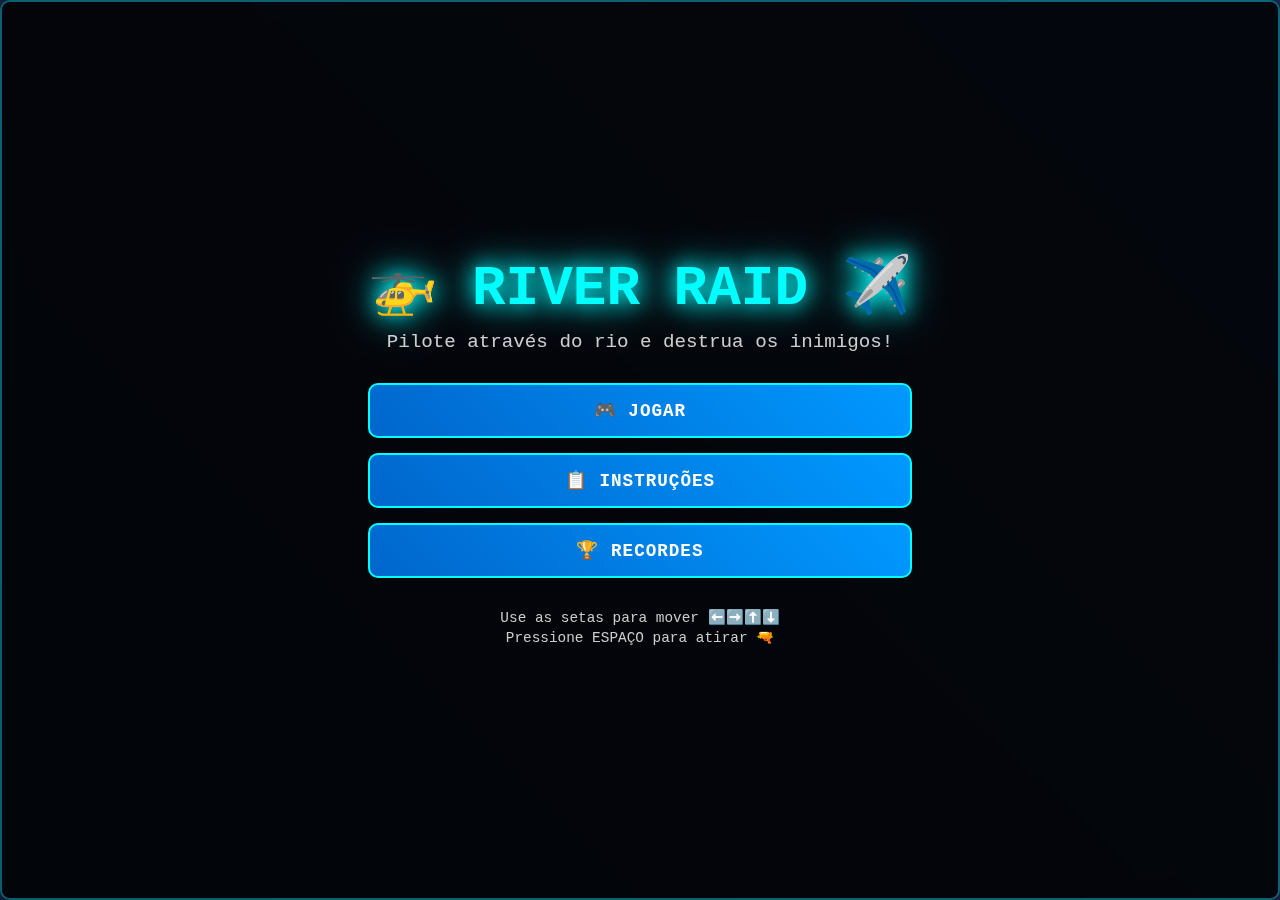
<file: riverraid/index.html>
<!DOCTYPE html>
<html lang="pt-BR">
<head>
    <meta charset="UTF-8">
    <meta name="viewport" content="width=device-width, initial-scale=1.0">
    <title>River Raid - KMIKZ GameZone</title>
    <link rel="stylesheet" href="css/style.css">
</head>
<body>
    <div class="game-container">
        <!-- Tela de Menu -->
        <div id="menuScreen" class="screen active">
            <div class="menu-content">
                <h1 class="game-title">🚁 RIVER RAID ✈️</h1>
                <p class="game-subtitle">Pilote através do rio e destrua os inimigos!</p>
                
                <div class="menu-options">
                    <button class="menu-btn" onclick="startGame()">🎮 JOGAR</button>
                    <button class="menu-btn" onclick="showInstructions()">📋 INSTRUÇÕES</button>
                    <button class="menu-btn" onclick="showScores()">🏆 RECORDES</button>
                </div>
                
                <div class="game-info">
                    <p>Use as setas para mover ⬅️➡️⬆️⬇️</p>
                    <p>Pressione ESPAÇO para atirar 🔫</p>
                </div>
            </div>
        </div>

        <!-- Tela de Instruções -->
        <div id="instructionsScreen" class="screen">
            <div class="instructions-content">
                <h2>📋 Como Jogar</h2>
                <div class="instructions-list">
                    <div class="instruction-item">
                        <span class="instruction-icon">🚁</span>
                        <p><strong>Objetivo:</strong> Pilote sua aeronave pelo rio, destrua inimigos e sobreviva!</p>
                    </div>
                    <div class="instruction-item">
                        <span class="instruction-icon">⬅️➡️</span>
                        <p><strong>Movimento:</strong> Use as setas do teclado para mover a aeronave</p>
                    </div>
                    <div class="instruction-item">
                        <span class="instruction-icon">🔫</span>
                        <p><strong>Atirar:</strong> Pressione ESPAÇO para disparar contra os inimigos</p>
                    </div>
                    <div class="instruction-item">
                        <span class="instruction-icon">⛽</span>
                        <p><strong>Combustível:</strong> Colete tanques de combustível para não ficar sem energia</p>
                    </div>
                    <div class="instruction-item">
                        <span class="instruction-icon">💥</span>
                        <p><strong>Cuidado:</strong> Evite colidir com inimigos, bordas do rio e obstáculos</p>
                    </div>
                    <div class="instruction-item">
                        <span class="instruction-icon">🏆</span>
                        <p><strong>Pontuação:</strong> Destrua inimigos e colete itens para aumentar sua pontuação</p>
                    </div>
                </div>
                <button class="menu-btn" onclick="backToMenu()">⬅️ VOLTAR</button>
            </div>
        </div>

        <!-- Tela de Recordes -->
        <div id="scoresScreen" class="screen">
            <div class="scores-content">
                <h2>🏆 Melhores Pontuações</h2>
                <div id="scoresList" class="scores-list">
                    <!-- Os recordes serão carregados aqui -->
                </div>
                <button class="menu-btn" onclick="clearScores()">🗑️ LIMPAR RECORDES</button>
                <button class="menu-btn" onclick="backToMenu()">⬅️ VOLTAR</button>
            </div>
        </div>

        <!-- Tela do Jogo -->
        <div id="gameScreen" class="screen">
            <div class="game-hud">
                <div class="hud-item">
                    <span class="hud-label">PONTOS:</span>
                    <span id="score">0</span>
                </div>
                <div class="hud-item">
                    <span class="hud-label">COMBUSTÍVEL:</span>
                    <div class="fuel-bar">
                        <div id="fuelLevel" class="fuel-level"></div>
                    </div>
                </div>
                <div class="hud-item">
                    <span class="hud-label">VIDAS:</span>
                    <span id="lives">3</span>
                </div>
            </div>
            
            <canvas id="gameCanvas" width="800" height="600"></canvas>
            
            <div class="game-controls">
                <p>Use ⬅️➡️⬆️⬇️ para mover | ESPAÇO para atirar | ESC para pausar</p>
            </div>
        </div>

        <!-- Tela de Game Over -->
        <div id="gameOverScreen" class="screen">
            <div class="game-over-content">
                <h2 class="game-over-title">💥 GAME OVER 💥</h2>
                <div class="final-stats">
                    <p>Pontuação Final: <span id="finalScore">0</span></p>
                    <p>Inimigos Destruídos: <span id="enemiesDestroyed">0</span></p>
                    <p>Distância Percorrida: <span id="distanceTraveled">0</span>m</p>
                </div>
                
                <div id="newRecordMessage" class="new-record hidden">
                    🎉 NOVO RECORDE! 🎉
                </div>
                
                <div class="game-over-options">
                    <button class="menu-btn" onclick="restartGame()">🔄 JOGAR NOVAMENTE</button>
                    <button class="menu-btn" onclick="backToMenu()">🏠 MENU PRINCIPAL</button>
                </div>
            </div>
        </div>

        <!-- Tela de Pausa -->
        <div id="pauseScreen" class="screen">
            <div class="pause-content">
                <h2>⏸️ PAUSADO</h2>
                <div class="pause-options">
                    <button class="menu-btn" onclick="resumeGame()">▶️ CONTINUAR</button>
                    <button class="menu-btn" onclick="restartGame()">🔄 REINICIAR</button>
                    <button class="menu-btn" onclick="backToMenu()">🏠 MENU PRINCIPAL</button>
                </div>
            </div>
        </div>
    </div>

    <script src="js/game.js"></script>
</body>
</html>
</file>
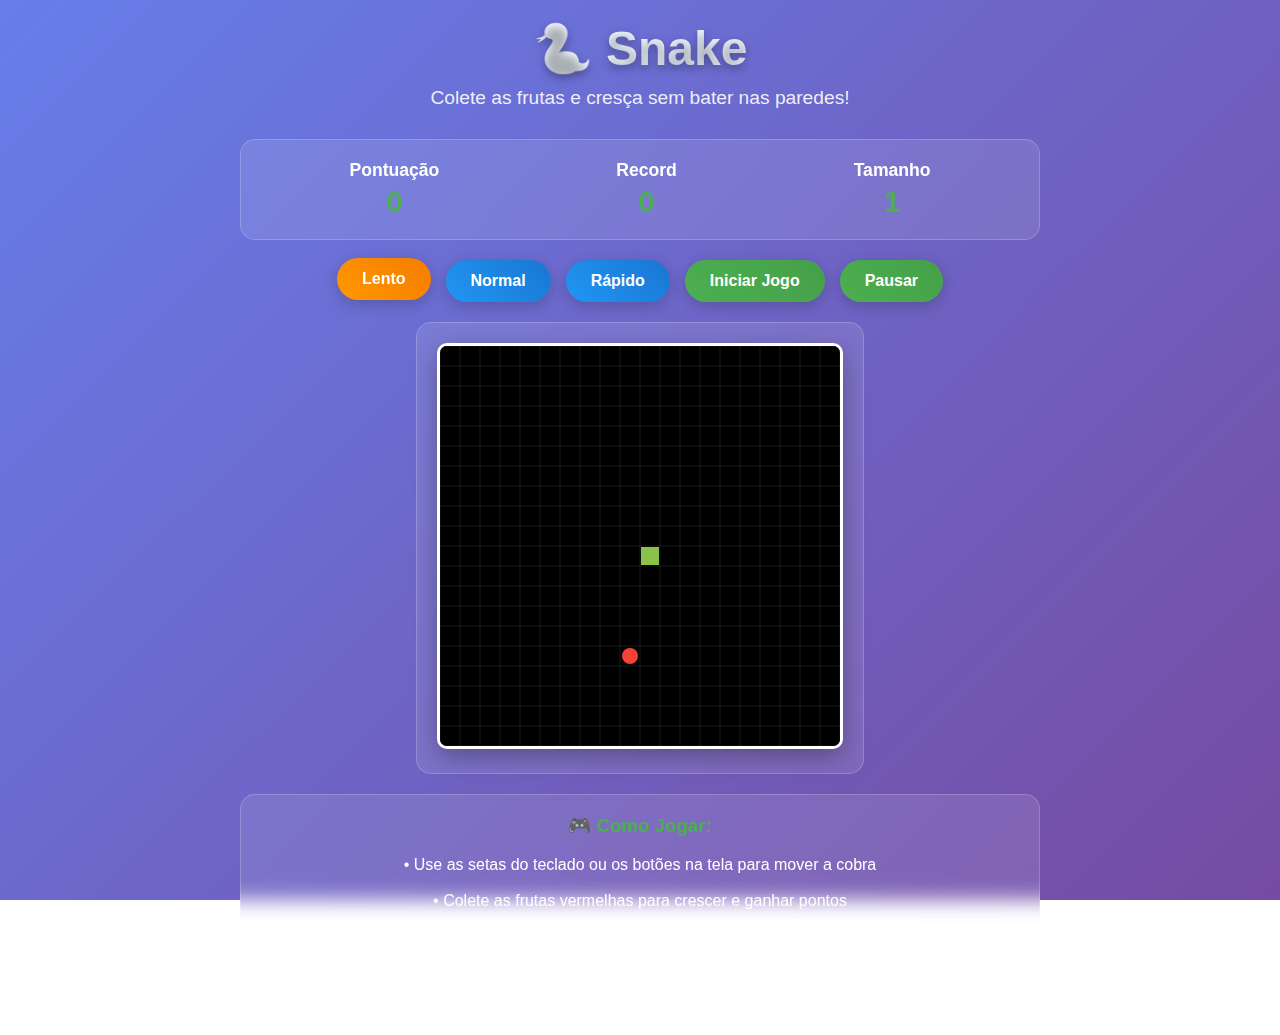
<file: snake/index.html>
<!DOCTYPE html>
<html lang="pt-BR">
<head>
    <meta charset="UTF-8">
    <meta name="viewport" content="width=device-width, initial-scale=1.0">
    <title>Snake - KMIKZ GameZone</title>
    <style>
        * {
            margin: 0;
            padding: 0;
            box-sizing: border-box;
        }

        body {
            font-family: 'Arial', sans-serif;
            min-height: 100vh;
            background: linear-gradient(135deg, #667eea 0%, #764ba2 100%);
            background-attachment: fixed;
            display: flex;
            flex-direction: column;
            align-items: center;
            justify-content: center;
            padding: 20px;
        }

        .container {
            max-width: 800px;
            width: 100%;
            text-align: center;
        }

        h1 {
            color: white;
            font-size: 3rem;
            margin-bottom: 10px;
            text-shadow: 0 4px 8px rgba(0, 0, 0, 0.3);
            background: linear-gradient(45deg, #fff, #f0f8ff, #e6e6fa);
            -webkit-background-clip: text;
            -webkit-text-fill-color: transparent;
            background-clip: text;
        }

        .subtitle {
            color: rgba(255, 255, 255, 0.9);
            font-size: 1.2rem;
            margin-bottom: 30px;
        }

        .game-info {
            display: flex;
            justify-content: space-around;
            align-items: center;
            background: rgba(255, 255, 255, 0.1);
            backdrop-filter: blur(10px);
            border-radius: 15px;
            padding: 20px;
            margin-bottom: 20px;
            border: 1px solid rgba(255, 255, 255, 0.2);
        }

        .info-item {
            color: white;
            font-size: 1.1rem;
            font-weight: bold;
        }

        .info-value {
            display: block;
            font-size: 1.8rem;
            color: #4CAF50;
            margin-top: 5px;
        }

        .controls {
            display: flex;
            gap: 15px;
            justify-content: center;
            margin-bottom: 20px;
            flex-wrap: wrap;
        }

        .btn {
            padding: 12px 25px;
            background: linear-gradient(45deg, #4CAF50, #45a049);
            color: white;
            border: none;
            border-radius: 25px;
            cursor: pointer;
            font-size: 1rem;
            font-weight: bold;
            transition: all 0.3s ease;
            box-shadow: 0 4px 15px rgba(0, 0, 0, 0.2);
        }

        .btn:hover {
            transform: translateY(-2px);
            box-shadow: 0 6px 20px rgba(0, 0, 0, 0.3);
        }

        .btn-speed {
            background: linear-gradient(45deg, #2196F3, #1976D2);
        }

        .btn-speed.active {
            background: linear-gradient(45deg, #FF9800, #F57C00);
            transform: translateY(-2px);
        }

        .game-container {
            background: rgba(255, 255, 255, 0.1);
            backdrop-filter: blur(10px);
            border-radius: 15px;
            padding: 20px;
            border: 1px solid rgba(255, 255, 255, 0.2);
            display: inline-block;
        }

        #gameCanvas {
            border: 3px solid #fff;
            border-radius: 10px;
            background: #000;
            box-shadow: 0 8px 25px rgba(0, 0, 0, 0.3);
        }

        .game-over {
            position: fixed;
            top: 50%;
            left: 50%;
            transform: translate(-50%, -50%);
            background: linear-gradient(145deg, #FF5722, #D84315);
            color: white;
            padding: 40px;
            border-radius: 20px;
            text-align: center;
            box-shadow: 0 10px 30px rgba(0, 0, 0, 0.3);
            z-index: 1000;
            opacity: 0;
            visibility: hidden;
            transition: all 0.3s ease;
        }

        .game-over.show {
            opacity: 1;
            visibility: visible;
        }

        .game-over h2 {
            font-size: 2.5rem;
            margin-bottom: 20px;
        }

        .game-over p {
            font-size: 1.2rem;
            margin-bottom: 30px;
        }

        .instructions {
            background: rgba(255, 255, 255, 0.1);
            backdrop-filter: blur(10px);
            border-radius: 15px;
            padding: 20px;
            margin-top: 20px;
            border: 1px solid rgba(255, 255, 255, 0.2);
            color: white;
        }

        .instructions h3 {
            margin-bottom: 15px;
            color: #4CAF50;
        }

        .instructions p {
            margin-bottom: 10px;
            line-height: 1.6;
        }

        .mobile-controls {
            display: none;
            grid-template-columns: repeat(3, 1fr);
            gap: 10px;
            max-width: 200px;
            margin: 20px auto;
        }

        .mobile-btn {
            padding: 15px;
            background: rgba(255, 255, 255, 0.2);
            color: white;
            border: none;
            border-radius: 10px;
            font-size: 1.5rem;
            cursor: pointer;
            transition: all 0.3s ease;
        }

        .mobile-btn:hover,
        .mobile-btn:active {
            background: rgba(255, 255, 255, 0.3);
            transform: scale(0.95);
        }

        .mobile-btn:nth-child(2) {
            grid-column: 2;
        }

        .mobile-btn:nth-child(3) {
            grid-column: 1;
            grid-row: 2;
        }

        .mobile-btn:nth-child(4) {
            grid-column: 3;
            grid-row: 2;
        }

        .mobile-btn:nth-child(5) {
            grid-column: 2;
            grid-row: 3;
        }

        /* Responsive */
        @media (max-width: 768px) {
            h1 {
                font-size: 2rem;
            }
            
            #gameCanvas {
                width: 300px;
                height: 300px;
            }
            
            .mobile-controls {
                display: grid;
            }
            
            .instructions {
                font-size: 0.9rem;
            }
        }

        @media (max-width: 480px) {
            .game-info {
                flex-direction: column;
                gap: 15px;
            }
            
            .controls {
                flex-direction: column;
                align-items: center;
            }
            
            #gameCanvas {
                width: 250px;
                height: 250px;
            }
        }
    </style>
</head>
<body>
    <div class="container">
        <header>
            <h1>🐍 Snake</h1>
            <p class="subtitle">Colete as frutas e cresça sem bater nas paredes!</p>
        </header>

        <div class="game-info">
            <div class="info-item">
                Pontuação
                <span class="info-value" id="score">0</span>
            </div>
            <div class="info-item">
                Record
                <span class="info-value" id="highScore">0</span>
            </div>
            <div class="info-item">
                Tamanho
                <span class="info-value" id="length">1</span>
            </div>
        </div>

        <div class="controls">
            <button class="btn btn-speed active" data-speed="150">Lento</button>
            <button class="btn btn-speed" data-speed="100">Normal</button>
            <button class="btn btn-speed" data-speed="75">Rápido</button>
            <button class="btn" id="startBtn">Iniciar Jogo</button>
            <button class="btn" id="pauseBtn">Pausar</button>
        </div>

        <div class="game-container">
            <canvas id="gameCanvas" width="400" height="400"></canvas>
        </div>

        <div class="mobile-controls">
            <button class="mobile-btn" data-direction="up">⬆️</button>
            <button class="mobile-btn" data-direction="left">⬅️</button>
            <button class="mobile-btn" data-direction="right">➡️</button>
            <button class="mobile-btn" data-direction="down">⬇️</button>
        </div>

        <div class="instructions">
            <h3>🎮 Como Jogar:</h3>
            <p>• Use as setas do teclado ou os botões na tela para mover a cobra</p>
            <p>• Colete as frutas vermelhas para crescer e ganhar pontos</p>
            <p>• Evite bater nas paredes ou no próprio corpo</p>
            <p>• Tente bater seu recorde!</p>
        </div>
    </div>

    <div class="game-over" id="gameOver">
        <h2>💀 Game Over!</h2>
        <p id="finalScore">Sua pontuação: 0</p>
        <p id="recordMessage"></p>
        <button class="btn" onclick="restartGame()">Jogar Novamente</button>
    </div>

    <script>
        class SnakeGame {
            constructor() {
                this.canvas = document.getElementById('gameCanvas');
                this.ctx = this.canvas.getContext('2d');
                this.gridSize = 20;
                this.snake = [{ x: 200, y: 200 }];
                this.direction = { x: 0, y: 0 };
                this.food = this.generateFood();
                this.score = 0;
                this.highScore = localStorage.getItem('snakeHighScore') || 0;
                this.gameSpeed = 150;
                this.gameRunning = false;
                this.gamePaused = false;
                this.gameLoop = null;

                this.updateDisplay();
                this.setupEventListeners();
                this.drawGame();
            }

            setupEventListeners() {
                // Controles do teclado
                document.addEventListener('keydown', (e) => {
                    if (!this.gameRunning || this.gamePaused) return;
                    
                    switch(e.key) {
                        case 'ArrowUp':
                            if (this.direction.y === 0) this.direction = { x: 0, y: -this.gridSize };
                            break;
                        case 'ArrowDown':
                            if (this.direction.y === 0) this.direction = { x: 0, y: this.gridSize };
                            break;
                        case 'ArrowLeft':
                            if (this.direction.x === 0) this.direction = { x: -this.gridSize, y: 0 };
                            break;
                        case 'ArrowRight':
                            if (this.direction.x === 0) this.direction = { x: this.gridSize, y: 0 };
                            break;
                    }
                });

                // Botões de velocidade
                document.querySelectorAll('.btn-speed').forEach(btn => {
                    btn.addEventListener('click', (e) => {
                        document.querySelectorAll('.btn-speed').forEach(b => b.classList.remove('active'));
                        e.target.classList.add('active');
                        this.gameSpeed = parseInt(e.target.dataset.speed);
                        if (this.gameRunning) {
                            this.restartGameLoop();
                        }
                    });
                });

                // Botão iniciar
                document.getElementById('startBtn').addEventListener('click', () => {
                    this.startGame();
                });

                // Botão pausar
                document.getElementById('pauseBtn').addEventListener('click', () => {
                    this.togglePause();
                });

                // Controles móveis
                document.querySelectorAll('.mobile-btn').forEach(btn => {
                    btn.addEventListener('click', (e) => {
                        if (!this.gameRunning || this.gamePaused) return;
                        
                        const direction = e.target.dataset.direction;
                        switch(direction) {
                            case 'up':
                                if (this.direction.y === 0) this.direction = { x: 0, y: -this.gridSize };
                                break;
                            case 'down':
                                if (this.direction.y === 0) this.direction = { x: 0, y: this.gridSize };
                                break;
                            case 'left':
                                if (this.direction.x === 0) this.direction = { x: -this.gridSize, y: 0 };
                                break;
                            case 'right':
                                if (this.direction.x === 0) this.direction = { x: this.gridSize, y: 0 };
                                break;
                        }
                    });
                });
            }

            generateFood() {
                let food;
                do {
                    food = {
                        x: Math.floor(Math.random() * (this.canvas.width / this.gridSize)) * this.gridSize,
                        y: Math.floor(Math.random() * (this.canvas.height / this.gridSize)) * this.gridSize
                    };
                } while (this.snake.some(segment => segment.x === food.x && segment.y === food.y));
                
                return food;
            }

            startGame() {
                if (this.gameRunning) return;
                
                this.snake = [{ x: 200, y: 200 }];
                this.direction = { x: 0, y: 0 };
                this.food = this.generateFood();
                this.score = 0;
                this.gameRunning = true;
                this.gamePaused = false;
                
                this.updateDisplay();
                document.getElementById('gameOver').classList.remove('show');
                
                this.gameLoop = setInterval(() => {
                    if (!this.gamePaused) {
                        this.update();
                        this.drawGame();
                    }
                }, this.gameSpeed);
            }

            togglePause() {
                if (!this.gameRunning) return;
                
                this.gamePaused = !this.gamePaused;
                document.getElementById('pauseBtn').textContent = this.gamePaused ? 'Continuar' : 'Pausar';
            }

            restartGameLoop() {
                if (this.gameLoop) {
                    clearInterval(this.gameLoop);
                }
                
                this.gameLoop = setInterval(() => {
                    if (!this.gamePaused) {
                        this.update();
                        this.drawGame();
                    }
                }, this.gameSpeed);
            }

            update() {
                if (this.direction.x === 0 && this.direction.y === 0) return;

                // Move a cabeça da cobra
                const head = { ...this.snake[0] };
                head.x += this.direction.x;
                head.y += this.direction.y;

                // Verifica colisão com paredes
                if (head.x < 0 || head.x >= this.canvas.width || 
                    head.y < 0 || head.y >= this.canvas.height) {
                    this.gameOver();
                    return;
                }

                // Verifica colisão consigo mesma
                if (this.snake.some(segment => segment.x === head.x && segment.y === head.y)) {
                    this.gameOver();
                    return;
                }

                this.snake.unshift(head);

                // Verifica se comeu a comida
                if (head.x === this.food.x && head.y === this.food.y) {
                    this.score += 10;
                    this.food = this.generateFood();
                    this.updateDisplay();
                } else {
                    this.snake.pop();
                }
            }

            drawGame() {
                // Limpa o canvas
                this.ctx.fillStyle = '#000';
                this.ctx.fillRect(0, 0, this.canvas.width, this.canvas.height);

                // Desenha a cobra
                this.ctx.fillStyle = '#4CAF50';
                this.snake.forEach((segment, index) => {
                    if (index === 0) {
                        // Cabeça da cobra
                        this.ctx.fillStyle = '#8BC34A';
                    } else {
                        this.ctx.fillStyle = '#4CAF50';
                    }
                    
                    this.ctx.fillRect(segment.x + 1, segment.y + 1, 
                                    this.gridSize - 2, this.gridSize - 2);
                });

                // Desenha a comida
                this.ctx.fillStyle = '#F44336';
                this.ctx.beginPath();
                this.ctx.arc(this.food.x + this.gridSize/2, this.food.y + this.gridSize/2, 
                           this.gridSize/2 - 2, 0, 2 * Math.PI);
                this.ctx.fill();

                // Desenha grade (opcional)
                this.ctx.strokeStyle = '#333';
                this.ctx.lineWidth = 0.5;
                for (let i = 0; i <= this.canvas.width; i += this.gridSize) {
                    this.ctx.beginPath();
                    this.ctx.moveTo(i, 0);
                    this.ctx.lineTo(i, this.canvas.height);
                    this.ctx.stroke();
                }
                for (let i = 0; i <= this.canvas.height; i += this.gridSize) {
                    this.ctx.beginPath();
                    this.ctx.moveTo(0, i);
                    this.ctx.lineTo(this.canvas.width, i);
                    this.ctx.stroke();
                }

                // Mostra mensagem de pause
                if (this.gamePaused) {
                    this.ctx.fillStyle = 'rgba(0, 0, 0, 0.7)';
                    this.ctx.fillRect(0, 0, this.canvas.width, this.canvas.height);
                    
                    this.ctx.fillStyle = '#fff';
                    this.ctx.font = '30px Arial';
                    this.ctx.textAlign = 'center';
                    this.ctx.fillText('PAUSADO', this.canvas.width/2, this.canvas.height/2);
                }
            }

            gameOver() {
                this.gameRunning = false;
                this.gamePaused = false;
                clearInterval(this.gameLoop);
                
                // Atualiza record
                let isNewRecord = false;
                if (this.score > this.highScore) {
                    this.highScore = this.score;
                    localStorage.setItem('snakeHighScore', this.highScore);
                    isNewRecord = true;
                }
                
                this.updateDisplay();
                
                // Mostra tela de game over
                document.getElementById('finalScore').textContent = `Sua pontuação: ${this.score}`;
                document.getElementById('recordMessage').textContent = isNewRecord ? 
                    '🎉 Novo recorde!' : `Recorde atual: ${this.highScore}`;
                document.getElementById('gameOver').classList.add('show');
                document.getElementById('pauseBtn').textContent = 'Pausar';
            }

            updateDisplay() {
                document.getElementById('score').textContent = this.score;
                document.getElementById('highScore').textContent = this.highScore;
                document.getElementById('length').textContent = this.snake.length;
            }

            restart() {
                this.gameRunning = false;
                this.gamePaused = false;
                if (this.gameLoop) {
                    clearInterval(this.gameLoop);
                }
                document.getElementById('gameOver').classList.remove('show');
                document.getElementById('pauseBtn').textContent = 'Pausar';
                this.drawGame();
            }
        }

        // Inicializar jogo
        let game;

        function restartGame() {
            if (game) {
                game.restart();
            }
        }

        // Iniciar quando a página carregar
        document.addEventListener('DOMContentLoaded', () => {
            game = new SnakeGame();
        });
    </script>
</body>
</html>
</file>
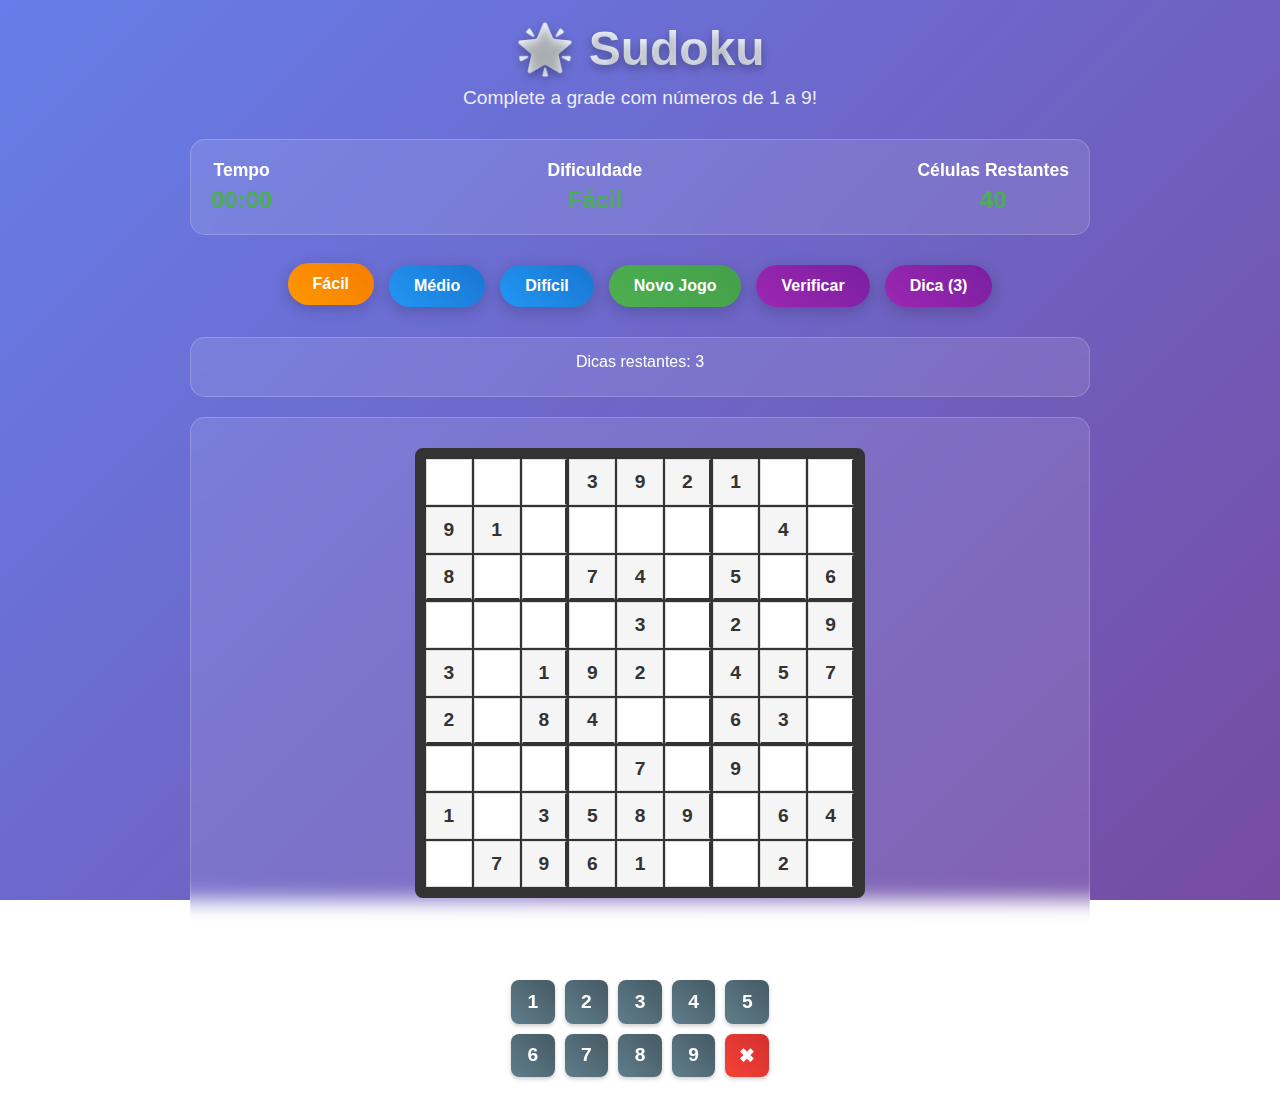
<file: sudoku/index.html>
<!DOCTYPE html>
<html lang="pt-BR">
<head>
    <meta charset="UTF-8">
    <meta name="viewport" content="width=device-width, initial-scale=1.0">
    <title>Sudoku</title>
    <style>
        * {
            margin: 0;
            padding: 0;
            box-sizing: border-box;
        }

        body {
            font-family: 'Arial', sans-serif;
            min-height: 100vh;
            background: linear-gradient(135deg, #667eea 0%, #764ba2 100%);
            background-attachment: fixed;
            display: flex;
            flex-direction: column;
            align-items: center;
            padding: 20px;
        }

        .container {
            max-width: 900px;
            width: 100%;
            text-align: center;
        }

        h1 {
            color: white;
            font-size: 3rem;
            margin-bottom: 10px;
            text-shadow: 0 4px 8px rgba(0, 0, 0, 0.3);
            background: linear-gradient(45deg, #fff, #f0f8ff, #e6e6fa);
            -webkit-background-clip: text;
            -webkit-text-fill-color: transparent;
            background-clip: text;
        }

        .subtitle {
            color: rgba(255, 255, 255, 0.9);
            font-size: 1.2rem;
            margin-bottom: 30px;
        }

        .game-info {
            display: flex;
            justify-content: space-between;
            align-items: center;
            background: rgba(255, 255, 255, 0.1);
            backdrop-filter: blur(10px);
            border-radius: 15px;
            padding: 20px;
            margin-bottom: 30px;
            border: 1px solid rgba(255, 255, 255, 0.2);
        }

        .info-item {
            color: white;
            font-size: 1.1rem;
            font-weight: bold;
        }

        .info-value {
            display: block;
            font-size: 1.5rem;
            color: #4CAF50;
            margin-top: 5px;
        }

        .controls {
            display: flex;
            gap: 15px;
            justify-content: center;
            margin-bottom: 30px;
            flex-wrap: wrap;
        }

        .btn {
            padding: 12px 25px;
            background: linear-gradient(45deg, #4CAF50, #45a049);
            color: white;
            border: none;
            border-radius: 25px;
            cursor: pointer;
            font-size: 1rem;
            font-weight: bold;
            transition: all 0.3s ease;
            box-shadow: 0 4px 15px rgba(0, 0, 0, 0.2);
        }

        .btn:hover {
            transform: translateY(-2px);
            box-shadow: 0 6px 20px rgba(0, 0, 0, 0.3);
        }

        .btn-level {
            background: linear-gradient(45deg, #2196F3, #1976D2);
        }

        .btn-level.active {
            background: linear-gradient(45deg, #FF9800, #F57C00);
            transform: translateY(-2px);
        }

        .btn-action {
            background: linear-gradient(45deg, #9C27B0, #7B1FA2);
        }

        .sudoku-container {
            background: rgba(255, 255, 255, 0.1);
            backdrop-filter: blur(10px);
            border-radius: 15px;
            padding: 30px;
            margin-bottom: 30px;
            border: 1px solid rgba(255, 255, 255, 0.2);
            display: flex;
            justify-content: center;
        }

        .sudoku-grid {
            display: grid;
            grid-template-columns: repeat(9, 1fr);
            grid-template-rows: repeat(9, 1fr);
            gap: 2px;
            background: #333;
            border: 3px solid #333;
            border-radius: 8px;
            padding: 8px;
            max-width: 450px;
            width: 100%;
        }

        .sudoku-cell {
            aspect-ratio: 1;
            background: white;
            border: 1px solid #ddd;
            display: flex;
            align-items: center;
            justify-content: center;
            font-size: 1.2rem;
            font-weight: bold;
            cursor: pointer;
            transition: all 0.2s ease;
            user-select: none;
        }

        .sudoku-cell:hover {
            background: #e3f2fd;
        }

        .sudoku-cell.selected {
            background: #2196f3 !important;
            color: white;
        }

        .sudoku-cell.given {
            background: #f5f5f5;
            color: #333;
            font-weight: bold;
            cursor: default;
        }

        .sudoku-cell.given:hover {
            background: #f5f5f5;
        }

        .sudoku-cell.error {
            background: #ffebee !important;
            color: #d32f2f;
            animation: shake 0.3s ease-in-out;
        }

        .sudoku-cell.highlight {
            background: #fff3e0 !important;
        }

        /* Bordas mais grossas para delimitar os quadrantes 3x3 */
        .sudoku-cell:nth-child(3n) {
            border-right: 2px solid #333;
        }

        .sudoku-cell:nth-child(n+19):nth-child(-n+27),
        .sudoku-cell:nth-child(n+46):nth-child(-n+54) {
            border-bottom: 2px solid #333;
        }

        @keyframes shake {
            0%, 100% { transform: translateX(0); }
            25% { transform: translateX(-5px); }
            75% { transform: translateX(5px); }
        }

        .number-pad {
            display: grid;
            grid-template-columns: repeat(5, 1fr);
            gap: 10px;
            max-width: 300px;
            margin: 0 auto;
            padding: 20px;
            background: rgba(255, 255, 255, 0.1);
            backdrop-filter: blur(10px);
            border-radius: 15px;
            border: 1px solid rgba(255, 255, 255, 0.2);
        }

        .number-btn {
            aspect-ratio: 1;
            background: linear-gradient(45deg, #607d8b, #455a64);
            color: white;
            border: none;
            border-radius: 8px;
            font-size: 1.2rem;
            font-weight: bold;
            cursor: pointer;
            transition: all 0.2s ease;
            box-shadow: 0 2px 4px rgba(0, 0, 0, 0.2);
        }

        .number-btn:hover {
            transform: translateY(-2px);
            box-shadow: 0 4px 8px rgba(0, 0, 0, 0.3);
        }

        .number-btn.clear {
            background: linear-gradient(45deg, #f44336, #d32f2f);
        }

        .victory-message {
            position: fixed;
            top: 50%;
            left: 50%;
            transform: translate(-50%, -50%);
            background: linear-gradient(145deg, #4CAF50, #45a049);
            color: white;
            padding: 40px;
            border-radius: 20px;
            text-align: center;
            box-shadow: 0 10px 30px rgba(0, 0, 0, 0.3);
            z-index: 1000;
            opacity: 0;
            visibility: hidden;
            transition: all 0.3s ease;
        }

        .victory-message.show {
            opacity: 1;
            visibility: visible;
        }

        .victory-message h2 {
            font-size: 2.5rem;
            margin-bottom: 20px;
        }

        .victory-message p {
            font-size: 1.2rem;
            margin-bottom: 30px;
        }

        .hint-system {
            background: rgba(255, 255, 255, 0.1);
            backdrop-filter: blur(10px);
            border-radius: 15px;
            padding: 15px;
            margin-bottom: 20px;
            border: 1px solid rgba(255, 255, 255, 0.2);
        }

        .hint-counter {
            color: white;
            font-size: 1rem;
            margin-bottom: 10px;
        }

        /* Responsive */
        @media (max-width: 768px) {
            h1 {
                font-size: 2rem;
            }
            
            .sudoku-grid {
                max-width: 300px;
                gap: 1px;
                padding: 4px;
            }
            
            .sudoku-cell {
                font-size: 1rem;
            }
            
            .game-info {
                flex-direction: column;
                gap: 15px;
            }
            
            .controls {
                flex-direction: column;
                align-items: center;
            }
            
            .number-pad {
                max-width: 250px;
                gap: 8px;
                padding: 15px;
            }
            
            .number-btn {
                font-size: 1rem;
            }
        }

        @media (max-width: 480px) {
            .sudoku-container {
                padding: 15px;
            }
            
            .sudoku-grid {
                max-width: 250px;
            }
            
            .sudoku-cell {
                font-size: 0.9rem;
            }
            
            .number-pad {
                max-width: 200px;
                gap: 6px;
                padding: 10px;
            }
            
            .number-btn {
                font-size: 0.9rem;
            }
        }
    </style>
</head>
<body>
    <div class="container">
        <header>
            <h1>🌟 Sudoku</h1>
            <p class="subtitle">Complete a grade com números de 1 a 9!</p>
        </header>

        <div class="game-info">
            <div class="info-item">
                Tempo
                <span class="info-value" id="timer">00:00</span>
            </div>
            <div class="info-item">
                Dificuldade
                <span class="info-value" id="difficulty">Fácil</span>
            </div>
            <div class="info-item">
                Células Restantes
                <span class="info-value" id="remaining">0</span>
            </div>
        </div>

        <div class="controls">
            <button class="btn btn-level active" data-level="easy">Fácil</button>
            <button class="btn btn-level" data-level="medium">Médio</button>
            <button class="btn btn-level" data-level="hard">Difícil</button>
            <button class="btn" id="newGame">Novo Jogo</button>
            <button class="btn btn-action" id="checkSolution">Verificar</button>
            <button class="btn btn-action" id="getHint">Dica (3)</button>
        </div>

        <div class="hint-system">
            <div class="hint-counter">Dicas restantes: <span id="hintCount">3</span></div>
        </div>

        <div class="sudoku-container">
            <div class="sudoku-grid" id="sudokuGrid"></div>
        </div>

        <div class="number-pad">
            <button class="number-btn" data-number="1">1</button>
            <button class="number-btn" data-number="2">2</button>
            <button class="number-btn" data-number="3">3</button>
            <button class="number-btn" data-number="4">4</button>
            <button class="number-btn" data-number="5">5</button>
            <button class="number-btn" data-number="6">6</button>
            <button class="number-btn" data-number="7">7</button>
            <button class="number-btn" data-number="8">8</button>
            <button class="number-btn" data-number="9">9</button>
            <button class="number-btn clear" data-number="0">✖</button>
        </div>
    </div>

    <div class="victory-message" id="victoryMessage">
        <h2>🎉 Parabéns!</h2>
        <p id="victoryText">Você resolveu o Sudoku!</p>
        <button class="btn" onclick="startNewGame()">Jogar Novamente</button>
    </div>

    <script>
        class SudokuGame {
            constructor() {
                this.grid = Array(9).fill().map(() => Array(9).fill(0));
                this.originalGrid = Array(9).fill().map(() => Array(9).fill(0));
                this.solution = Array(9).fill().map(() => Array(9).fill(0));
                this.selectedCell = null;
                this.difficulty = 'easy';
                this.startTime = null;
                this.timerInterval = null;
                this.hints = 3;
                this.isGameActive = false;

                this.difficultySettings = {
                    easy: { cellsToRemove: 40, name: 'Fácil' },
                    medium: { cellsToRemove: 50, name: 'Médio' },
                    hard: { cellsToRemove: 60, name: 'Difícil' }
                };

                this.initializeGame();
                this.setupEventListeners();
            }

            setupEventListeners() {
                // Botões de dificuldade
                document.querySelectorAll('.btn-level').forEach(btn => {
                    btn.addEventListener('click', (e) => {
                        document.querySelectorAll('.btn-level').forEach(b => b.classList.remove('active'));
                        e.target.classList.add('active');
                        this.difficulty = e.target.dataset.level;
                        document.getElementById('difficulty').textContent = this.difficultySettings[this.difficulty].name;
                    });
                });

                // Botão novo jogo
                document.getElementById('newGame').addEventListener('click', () => {
                    this.newGame();
                });

                // Botão verificar
                document.getElementById('checkSolution').addEventListener('click', () => {
                    this.checkSolution();
                });

                // Botão dica
                document.getElementById('getHint').addEventListener('click', () => {
                    this.getHint();
                });

                // Teclado numérico
                document.querySelectorAll('.number-btn').forEach(btn => {
                    btn.addEventListener('click', (e) => {
                        const number = parseInt(e.target.dataset.number);
                        this.inputNumber(number);
                    });
                });

                // Teclado físico
                document.addEventListener('keydown', (e) => {
                    if (e.key >= '1' && e.key <= '9') {
                        this.inputNumber(parseInt(e.key));
                    } else if (e.key === 'Delete' || e.key === 'Backspace') {
                        this.inputNumber(0);
                    }
                });
            }

            initializeGame() {
                this.createGrid();
                this.newGame();
            }

            createGrid() {
                const gridElement = document.getElementById('sudokuGrid');
                gridElement.innerHTML = '';

                for (let i = 0; i < 81; i++) {
                    const cell = document.createElement('div');
                    cell.className = 'sudoku-cell';
                    cell.dataset.index = i;
                    
                    cell.addEventListener('click', () => {
                        this.selectCell(i);
                    });

                    gridElement.appendChild(cell);
                }
            }

            newGame() {
                this.generateSudoku();
                this.hints = 3;
                this.updateDisplay();
                this.startTimer();
                this.isGameActive = true;
                
                document.getElementById('victoryMessage').classList.remove('show');
                document.getElementById('getHint').textContent = `Dica (${this.hints})`;
                document.getElementById('hintCount').textContent = this.hints;
            }

            generateSudoku() {
                // Limpar grade
                this.grid = Array(9).fill().map(() => Array(9).fill(0));
                
                // Gerar solução completa
                this.fillGrid();
                
                // Copiar solução
                this.solution = this.grid.map(row => [...row]);
                
                // Remover células baseado na dificuldade
                this.removeCells();
                
                // Salvar grade original
                this.originalGrid = this.grid.map(row => [...row]);
                
                this.updateGridDisplay();
            }

            fillGrid() {
                const numbers = [1, 2, 3, 4, 5, 6, 7, 8, 9];
                
                for (let row = 0; row < 9; row++) {
                    for (let col = 0; col < 9; col++) {
                        if (this.grid[row][col] === 0) {
                            const shuffledNumbers = this.shuffleArray([...numbers]);
                            
                            for (let num of shuffledNumbers) {
                                if (this.isValidMove(row, col, num)) {
                                    this.grid[row][col] = num;
                                    
                                    if (this.fillGrid()) {
                                        return true;
                                    }
                                    
                                    this.grid[row][col] = 0;
                                }
                            }
                            
                            return false;
                        }
                    }
                }
                
                return true;
            }

            removeCells() {
                const cellsToRemove = this.difficultySettings[this.difficulty].cellsToRemove;
                let removed = 0;
                
                while (removed < cellsToRemove) {
                    const row = Math.floor(Math.random() * 9);
                    const col = Math.floor(Math.random() * 9);
                    
                    if (this.grid[row][col] !== 0) {
                        this.grid[row][col] = 0;
                        removed++;
                    }
                }
            }

            isValidMove(row, col, num) {
                // Verificar linha
                for (let c = 0; c < 9; c++) {
                    if (this.grid[row][c] === num) return false;
                }
                
                // Verificar coluna
                for (let r = 0; r < 9; r++) {
                    if (this.grid[r][col] === num) return false;
                }
                
                // Verificar quadrante 3x3
                const boxRow = Math.floor(row / 3) * 3;
                const boxCol = Math.floor(col / 3) * 3;
                
                for (let r = boxRow; r < boxRow + 3; r++) {
                    for (let c = boxCol; c < boxCol + 3; c++) {
                        if (this.grid[r][c] === num) return false;
                    }
                }
                
                return true;
            }

            selectCell(index) {
                const row = Math.floor(index / 9);
                const col = index % 9;
                
                // Não permitir seleção de células dadas
                if (this.originalGrid[row][col] !== 0) return;
                
                // Limpar seleção anterior
                document.querySelectorAll('.sudoku-cell').forEach(cell => {
                    cell.classList.remove('selected', 'highlight');
                });
                
                // Selecionar nova célula
                this.selectedCell = { row, col, index };
                const cell = document.querySelector(`[data-index="${index}"]`);
                cell.classList.add('selected');
                
                // Destacar linha, coluna e quadrante
                this.highlightRelated(row, col);
            }

            highlightRelated(row, col) {
                for (let i = 0; i < 9; i++) {
                    // Destacar linha
                    const rowCell = document.querySelector(`[data-index="${row * 9 + i}"]`);
                    if (rowCell) rowCell.classList.add('highlight');
                    
                    // Destacar coluna
                    const colCell = document.querySelector(`[data-index="${i * 9 + col}"]`);
                    if (colCell) colCell.classList.add('highlight');
                }
                
                // Destacar quadrante 3x3
                const boxRow = Math.floor(row / 3) * 3;
                const boxCol = Math.floor(col / 3) * 3;
                
                for (let r = boxRow; r < boxRow + 3; r++) {
                    for (let c = boxCol; c < boxCol + 3; c++) {
                        const cell = document.querySelector(`[data-index="${r * 9 + c}"]`);
                        if (cell) cell.classList.add('highlight');
                    }
                }
            }

            inputNumber(number) {
                if (!this.selectedCell || !this.isGameActive) return;
                
                const { row, col, index } = this.selectedCell;
                const cell = document.querySelector(`[data-index="${index}"]`);
                
                // Limpar classes de erro
                cell.classList.remove('error');
                
                if (number === 0) {
                    // Apagar número
                    this.grid[row][col] = 0;
                    cell.textContent = '';
                } else {
                    // Verificar se o movimento é válido
                    if (this.isValidMove(row, col, number)) {
                        this.grid[row][col] = number;
                        cell.textContent = number;
                        
                        // Verificar vitória
                        if (this.isSolved()) {
                            this.gameWon();
                        }
                    } else {
                        // Mostrar erro
                        cell.classList.add('error');
                        setTimeout(() => {
                            cell.classList.remove('error');
                        }, 500);
                    }
                }
                
                this.updateDisplay();
            }

            getHint() {
                if (this.hints <= 0 || !this.isGameActive) return;
                
                // Encontrar células vazias
                const emptyCells = [];
                for (let row = 0; row < 9; row++) {
                    for (let col = 0; col < 9; col++) {
                        if (this.grid[row][col] === 0) {
                            emptyCells.push({ row, col });
                        }
                    }
                }
                
                if (emptyCells.length === 0) return;
                
                // Escolher célula aleatória para dar dica
                const randomCell = emptyCells[Math.floor(Math.random() * emptyCells.length)];
                const { row, col } = randomCell;
                
                // Preencher com a resposta correta
                this.grid[row][col] = this.solution[row][col];
                
                const index = row * 9 + col;
                const cell = document.querySelector(`[data-index="${index}"]`);
                cell.textContent = this.solution[row][col];
                cell.style.background = '#c8e6c9';
                
                this.hints--;
                document.getElementById('getHint').textContent = `Dica (${this.hints})`;
                document.getElementById('hintCount').textContent = this.hints;
                
                if (this.hints === 0) {
                    document.getElementById('getHint').disabled = true;
                }
                
                this.updateDisplay();
                
                // Verificar vitória
                if (this.isSolved()) {
                    this.gameWon();
                }
            }

            checkSolution() {
                let hasErrors = false;
                
                for (let row = 0; row < 9; row++) {
                    for (let col = 0; col < 9; col++) {
                        const index = row * 9 + col;
                        const cell = document.querySelector(`[data-index="${index}"]`);
                        
                        if (this.grid[row][col] !== 0) {
                            if (this.grid[row][col] !== this.solution[row][col]) {
                                cell.classList.add('error');
                                hasErrors = true;
                                
                                setTimeout(() => {
                                    cell.classList.remove('error');
                                }, 1000);
                            }
                        }
                    }
                }
                
                if (!hasErrors && this.isSolved()) {
                    this.gameWon();
                }
            }

            isSolved() {
                for (let row = 0; row < 9; row++) {
                    for (let col = 0; col < 9; col++) {
                        if (this.grid[row][col] === 0) return false;
                    }
                }
                return true;
            }

            updateGridDisplay() {
                for (let row = 0; row < 9; row++) {
                    for (let col = 0; col < 9; col++) {
                        const index = row * 9 + col;
                        const cell = document.querySelector(`[data-index="${index}"]`);
                        const value = this.grid[row][col];
                        
                        if (value !== 0) {
                            cell.textContent = value;
                            if (this.originalGrid[row][col] !== 0) {
                                cell.classList.add('given');
                            } else {
                                cell.classList.remove('given');
                            }
                        } else {
                            cell.textContent = '';
                            cell.classList.remove('given');
                        }
                    }
                }
            }

            startTimer() {
                this.startTime = Date.now();
                
                if (this.timerInterval) {
                    clearInterval(this.timerInterval);
                }
                
                this.timerInterval = setInterval(() => {
                    this.updateTimer();
                }, 1000);
            }

            updateTimer() {
                if (!this.startTime) return;
                
                const elapsed = Math.floor((Date.now() - this.startTime) / 1000);
                const minutes = Math.floor(elapsed / 60).toString().padStart(2, '0');
                const seconds = (elapsed % 60).toString().padStart(2, '0');
                
                document.getElementById('timer').textContent = `${minutes}:${seconds}`;
            }

            updateDisplay() {
                const remaining = this.grid.flat().filter(cell => cell === 0).length;
                document.getElementById('remaining').textContent = remaining;
            }

            gameWon() {
                this.isGameActive = false;
                clearInterval(this.timerInterval);
                
                const finalTime = document.getElementById('timer').textContent;
                const difficultyName = this.difficultySettings[this.difficulty].name;
                const victoryText = `Você completou o Sudoku ${difficultyName} em ${finalTime}!`;
                
                document.getElementById('victoryText').textContent = victoryText;
                document.getElementById('victoryMessage').classList.add('show');
            }

            shuffleArray(array) {
                const shuffled = [...array];
                for (let i = shuffled.length - 1; i > 0; i--) {
                    const j = Math.floor(Math.random() * (i + 1));
                    [shuffled[i], shuffled[j]] = [shuffled[j], shuffled[i]];
                }
                return shuffled;
            }
        }

        // Inicializar jogo
        let game;

        function startNewGame() {
            if (game) {
                game.newGame();
            } else {
                game = new SudokuGame();
            }
            document.getElementById('victoryMessage').classList.remove('show');
        }

        // Iniciar quando a página carregar
        document.addEventListener('DOMContentLoaded', () => {
            game = new SudokuGame();
        });
    </script>
</body>
</html>
</file>
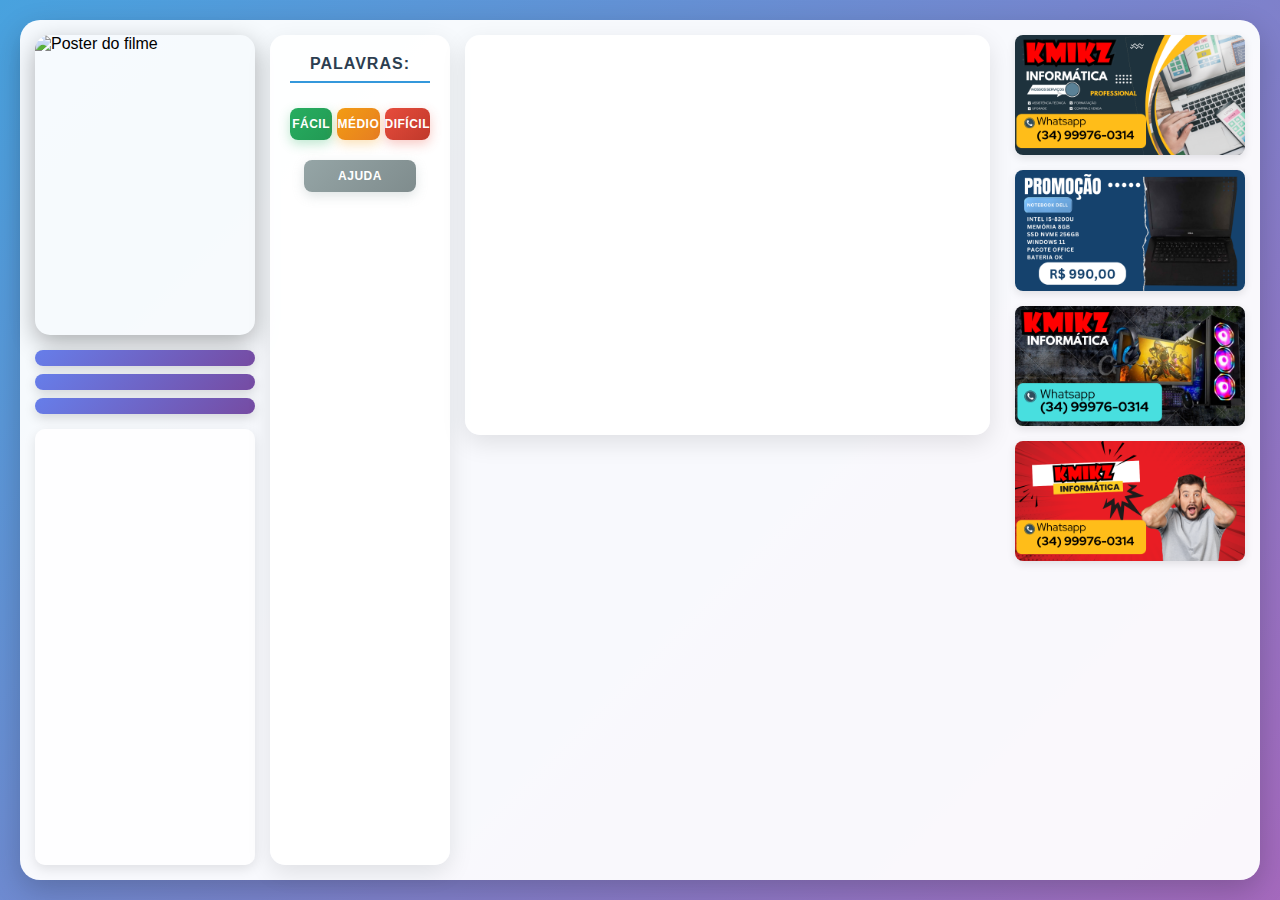
<file: filmescacapalavras/jogo.html>
<!DOCTYPE html>
<html lang="pt-BR">
<head>
    <meta charset="UTF-8">
    <meta name="viewport" content="width=device-width, initial-scale=1.0">
    <title>Caça-Palavras - Filme</title>
    <link rel="preconnect" href="https://fonts.googleapis.com">
    <link rel="preconnect" href="https://fonts.gstatic.com" crossorigin>
    <link href="https://fonts.googleapis.com/css2?family=Bitcount+Grid+Single:wght@100..900&family=Londrina+Shadow&family=Special+Gothic+Expanded+One&display=swap" rel="stylesheet">
    <link rel="stylesheet" href="css/jogo.css">
</head>
<body>
    <div class="jogo-container">
        <div class="jogo-main">
            <!-- Coluna esquerda: Informações do filme -->
            <div class="jogo-left">
                <img class="filme-poster" id="filmePoster" alt="Poster do filme">
                <div class="filme-info">
                    <div class="filme-data" id="filmeData"></div>
                    <div class="filme-genero" id="filmeGenero"></div>
                    <div class="filme-avaliacao" id="filmeAvaliacao"></div>
                </div>
                <div class="filme-sinopse" id="filmeSinopse"></div>
            </div>
            
            <!-- Coluna central: Lista de palavras -->
            <div class="jogo-center">
                <div class="palavras-container" id="palavrasContainer">
                    <h3>PALAVRAS:</h3>
                    <div class="botoes-dificuldade-container">
                        <button id="botaoFacil" class="botao-dificuldade botao-facil" onclick="definirDificuldade('facil')">FÁCIL</button>
                        <button id="botaoMedio" class="botao-dificuldade botao-medio" onclick="definirDificuldade('medio')">MÉDIO</button>
                        <button id="botaoDificil" class="botao-dificuldade botao-dificil" onclick="definirDificuldade('dificil')">DIFÍCIL</button>
                    </div>
                    <div class="botao-sos-container">
                        <button id="botaoSos" class="botao-sos" onclick="ajudarComPalavra()">AJUDA</button>
                    </div>
                    <ol id="listaPalavras"></ol>
                </div>
            </div>
            
            <!-- Coluna direita: Grade do jogo -->
            <div class="jogo-right">
                <div class="grade-container" id="gradeContainer">
                    <!-- A grade será inserida aqui via JavaScript -->
                </div>
            </div>
            
            <!-- Coluna extra: Galeria de imagens -->
            <div class="jogo-extra">
                <div class="jogo-image-gallery" id="jogoImageGallery">
                    <!-- Imagens serão inseridas aqui via JavaScript -->
                </div>
            </div>
        </div>
    </div>
    
    <script src="js/jogo.js"></script>
</body>
</html>
</file>
<file: cruzadinha/css/style.css>
/* Cruzadinha - KMIKZ GameZone */
* {
    margin: 0;
    padding: 0;
    box-sizing: border-box;
}

body {
    font-family: 'Arial', sans-serif;
    min-height: 100vh;
    background: linear-gradient(135deg, #667eea 0%, #764ba2 50%, #f093fb 100%);
    background-attachment: fixed;
    position: relative;
    overflow-x: hidden;
}

/* Partículas de fundo */
.particles {
    position: fixed;
    top: 0;
    left: 0;
    width: 100%;
    height: 100%;
    z-index: -1;
}

.particle {
    position: absolute;
    border-radius: 50%;
    animation: particle-float 15s infinite linear;
    opacity: 0.6;
}

@keyframes particle-float {
    0% {
        transform: translateY(100vh) rotate(0deg);
        opacity: 0;
    }
    10% { opacity: 1; }
    90% { opacity: 1; }
    100% {
        transform: translateY(-100px) rotate(360deg);
        opacity: 0;
    }
}

/* Sistema de telas */
.screen {
    position: fixed;
    top: 0;
    left: 0;
    width: 100%;
    height: 100%;
    display: none;
    align-items: center;
    justify-content: center;
    z-index: 1;
}

.screen.active {
    display: flex;
}

.container {
    max-width: 1200px;
    width: 100%;
    padding: 20px;
    text-align: center;
}

/* Headers */
header h1 {
    font-size: 3rem;
    color: white;
    text-shadow: 0 4px 8px rgba(0, 0, 0, 0.3);
    margin-bottom: 10px;
    background: linear-gradient(45deg, #fff, #f0f8ff);
    -webkit-background-clip: text;
    -webkit-text-fill-color: transparent;
    background-clip: text;
}

.subtitle {
    font-size: 1.2rem;
    color: rgba(255, 255, 255, 0.9);
    margin-bottom: 30px;
}

/* Botões do menu */
.menu-options {
    display: flex;
    flex-direction: column;
    gap: 15px;
    max-width: 400px;
    margin: 0 auto;
}

.menu-btn {
    background: rgba(255, 255, 255, 0.15);
    backdrop-filter: blur(10px);
    border: 2px solid rgba(255, 255, 255, 0.2);
    border-radius: 15px;
    padding: 15px 25px;
    color: white;
    font-size: 1.1rem;
    font-weight: bold;
    cursor: pointer;
    transition: all 0.3s ease;
    text-transform: uppercase;
}

.menu-btn:hover {
    background: rgba(255, 255, 255, 0.25);
    transform: translateY(-3px);
    box-shadow: 0 10px 25px rgba(0, 0, 0, 0.2);
}

/* Tela de dificuldade */
.difficulty-options {
    display: grid;
    grid-template-columns: repeat(auto-fit, minmax(250px, 1fr));
    gap: 30px;
    margin: 40px 0;
}

.difficulty-card {
    background: rgba(255, 255, 255, 0.15);
    backdrop-filter: blur(10px);
    border-radius: 20px;
    padding: 30px 20px;
    border: 2px solid rgba(255, 255, 255, 0.2);
    cursor: pointer;
    transition: all 0.3s ease;
    position: relative;
}

.difficulty-card.available:hover {
    background: rgba(255, 255, 255, 0.25);
    transform: translateY(-5px);
    box-shadow: 0 15px 35px rgba(0, 0, 0, 0.2);
}

.difficulty-card.coming-soon {
    opacity: 0.6;
    cursor: not-allowed;
}

.difficulty-icon {
    font-size: 3rem;
    display: block;
    margin-bottom: 15px;
}

.difficulty-card h3 {
    color: white;
    font-size: 1.5rem;
    margin-bottom: 10px;
}

.difficulty-card p {
    color: rgba(255, 255, 255, 0.8);
    line-height: 1.4;
}

.coming-soon-badge {
    position: absolute;
    top: -10px;
    right: -10px;
    background: #ff9800;
    color: white;
    padding: 5px 10px;
    border-radius: 10px;
    font-size: 0.8rem;
    font-weight: bold;
}

/* Grade de categorias */
.category-grid {
    display: grid;
    grid-template-columns: repeat(auto-fit, minmax(200px, 1fr));
    gap: 20px;
    margin: 30px 0;
}

.category-card {
    background: rgba(255, 255, 255, 0.15);
    backdrop-filter: blur(10px);
    border-radius: 15px;
    padding: 20px;
    border: 2px solid rgba(255, 255, 255, 0.2);
    cursor: pointer;
    transition: all 0.3s ease;
}

.category-card:hover {
    background: rgba(255, 255, 255, 0.25);
    transform: translateY(-3px);
    box-shadow: 0 10px 25px rgba(0, 0, 0, 0.2);
}

.category-icon {
    font-size: 2.5rem;
    display: block;
    margin-bottom: 10px;
}

.category-card h3 {
    color: white;
    font-size: 1.2rem;
    margin-bottom: 5px;
}

.category-card p {
    color: rgba(255, 255, 255, 0.8);
    font-size: 0.9rem;
}

/* Tela do jogo */
.game-header {
    display: flex;
    justify-content: space-between;
    align-items: center;
    background: rgba(0, 0, 0, 0.2);
    backdrop-filter: blur(10px);
    padding: 15px 20px;
    border-radius: 15px;
    margin-bottom: 20px;
}

.game-info {
    display: flex;
    gap: 20px;
    color: white;
    font-weight: bold;
}

.pause-btn {
    background: rgba(255, 193, 7, 0.2);
    border: 2px solid rgba(255, 193, 7, 0.5);
    color: white;
    padding: 8px 15px;
    border-radius: 10px;
    cursor: pointer;
    transition: all 0.3s ease;
}

.pause-btn:hover {
    background: rgba(255, 193, 7, 0.4);
}

/* Conteúdo do jogo */
.game-content {
    display: grid;
    grid-template-columns: 1fr 300px;
    gap: 30px;
    margin-bottom: 20px;
}

/* Grade da cruzadinha */
.crossword-container {
    display: flex;
    justify-content: center;
    align-items: center;
}

.crossword-grid {
    display: grid;
    grid-template-columns: repeat(7, 40px);
    grid-template-rows: repeat(7, 40px);
    gap: 2px;
    background: rgba(0, 0, 0, 0.3);
    padding: 10px;
    border-radius: 10px;
}

.crossword-cell {
    width: 40px;
    height: 40px;
    background: white;
    border: 1px solid #ccc;
    display: flex;
    align-items: center;
    justify-content: center;
    font-weight: bold;
    font-size: 1rem;
    cursor: pointer;
    transition: all 0.2s ease;
    position: relative;
}

.crossword-cell.black {
    background: #333;
    cursor: not-allowed;
}

.crossword-cell.empty {
    background: #f9f9f9;
}

.crossword-cell.filled {
    background: #e3f2fd;
}

.crossword-cell.correct {
    background: #c8e6c9;
    color: #2e7d32;
}

.crossword-cell.incorrect {
    background: #ffcdd2;
    color: #d32f2f;
}

.crossword-cell.selected {
    background: #fff3e0;
    border: 2px solid #ff9800;
}

.crossword-cell.number::before {
    content: attr(data-number);
    position: absolute;
    top: 2px;
    left: 2px;
    font-size: 0.7rem;
    color: #666;
    font-weight: bold;
}

.crossword-cell input {
    width: 100%;
    height: 100%;
    border: none;
    background: transparent;
    text-align: center;
    font-size: 1rem;
    font-weight: bold;
    outline: none;
    text-transform: uppercase;
}

/* Container de dicas */
.clues-container {
    background: rgba(255, 255, 255, 0.1);
    backdrop-filter: blur(10px);
    border-radius: 15px;
    padding: 20px;
    max-height: 400px;
    overflow-y: auto;
}

.clues-section {
    margin-bottom: 20px;
}

.clues-section h3 {
    color: white;
    margin-bottom: 10px;
    font-size: 1.1rem;
}

.clues-list {
    display: flex;
    flex-direction: column;
    gap: 8px;
}

.clue-item {
    background: rgba(255, 255, 255, 0.1);
    padding: 8px 12px;
    border-radius: 8px;
    color: rgba(255, 255, 255, 0.9);
    font-size: 0.9rem;
    cursor: pointer;
    transition: all 0.2s ease;
}

.clue-item:hover {
    background: rgba(255, 255, 255, 0.2);
}

.clue-item.completed {
    background: rgba(76, 175, 80, 0.3);
    color: #c8e6c9;
}

/* Controles do jogo */
.game-controls {
    display: flex;
    justify-content: center;
    gap: 15px;
    flex-wrap: wrap;
}

.control-btn {
    background: rgba(255, 255, 255, 0.15);
    backdrop-filter: blur(10px);
    border: 2px solid rgba(255, 255, 255, 0.2);
    border-radius: 10px;
    padding: 10px 15px;
    color: white;
    font-weight: bold;
    cursor: pointer;
    transition: all 0.3s ease;
}

.control-btn:hover {
    background: rgba(255, 255, 255, 0.25);
    transform: translateY(-2px);
}

/* Botão voltar */
.back-btn {
    background: rgba(108, 117, 125, 0.2);
    border: 2px solid rgba(108, 117, 125, 0.5);
    color: white;
    padding: 10px 20px;
    border-radius: 10px;
    cursor: pointer;
    transition: all 0.3s ease;
    margin-top: 20px;
}

.back-btn:hover {
    background: rgba(108, 117, 125, 0.4);
}

/* Instruções */
.instructions {
    max-width: 600px;
    margin: 0 auto;
    text-align: left;
}

.instruction-item {
    display: flex;
    align-items: flex-start;
    gap: 15px;
    background: rgba(255, 255, 255, 0.1);
    backdrop-filter: blur(10px);
    padding: 20px;
    border-radius: 15px;
    margin-bottom: 15px;
}

.instruction-icon {
    font-size: 2rem;
    flex-shrink: 0;
}

.instruction-item h3 {
    color: white;
    margin-bottom: 5px;
}

.instruction-item p {
    color: rgba(255, 255, 255, 0.8);
    line-height: 1.4;
}

/* Recordes */
.scores-content {
    max-width: 500px;
    margin: 0 auto;
}

.scores-list {
    background: rgba(255, 255, 255, 0.1);
    backdrop-filter: blur(10px);
    border-radius: 15px;
    padding: 20px;
    margin-bottom: 20px;
    min-height: 200px;
}

.score-item {
    display: flex;
    justify-content: space-between;
    align-items: center;
    padding: 10px 0;
    border-bottom: 1px solid rgba(255, 255, 255, 0.1);
    color: white;
}

.score-item:last-child {
    border-bottom: none;
}

.score-rank {
    font-weight: bold;
    color: #ffc107;
}

.clear-scores-btn {
    background: rgba(244, 67, 54, 0.2);
    border: 2px solid rgba(244, 67, 54, 0.5);
    color: white;
    padding: 10px 20px;
    border-radius: 10px;
    cursor: pointer;
    transition: all 0.3s ease;
}

.clear-scores-btn:hover {
    background: rgba(244, 67, 54, 0.4);
}

/* Tela de vitória */
.victory-message {
    font-size: 1.2rem;
    color: rgba(255, 255, 255, 0.9);
    margin-bottom: 30px;
}

.victory-stats {
    display: flex;
    justify-content: center;
    gap: 30px;
    margin: 30px 0;
    flex-wrap: wrap;
}

.stat-item {
    background: rgba(255, 255, 255, 0.1);
    backdrop-filter: blur(10px);
    padding: 15px 20px;
    border-radius: 15px;
    text-align: center;
    min-width: 150px;
}

.stat-icon {
    font-size: 1.5rem;
    display: block;
    margin-bottom: 5px;
}

.stat-label {
    display: block;
    color: rgba(255, 255, 255, 0.8);
    font-size: 0.9rem;
    margin-bottom: 5px;
}

.stat-value {
    display: block;
    color: white;
    font-size: 1.2rem;
    font-weight: bold;
}

.victory-options {
    display: flex;
    justify-content: center;
    gap: 20px;
    flex-wrap: wrap;
}

/* Responsivo */
@media (max-width: 768px) {
    header h1 {
        font-size: 2rem;
    }
    
    .game-content {
        grid-template-columns: 1fr;
        gap: 20px;
    }
    
    .crossword-grid {
        grid-template-columns: repeat(7, 35px);
        grid-template-rows: repeat(7, 35px);
    }
    
    .crossword-cell {
        width: 35px;
        height: 35px;
        font-size: 0.9rem;
    }
    
    .game-info {
        flex-direction: column;
        gap: 10px;
        font-size: 0.9rem;
    }
    
    .game-header {
        flex-direction: column;
        gap: 15px;
    }
    
    .victory-stats {
        flex-direction: column;
        align-items: center;
    }
}

@media (max-width: 480px) {
    .crossword-grid {
        grid-template-columns: repeat(7, 30px);
        grid-template-rows: repeat(7, 30px);
    }
    
    .crossword-cell {
        width: 30px;
        height: 30px;
        font-size: 0.8rem;
    }
    
    .control-btn {
        padding: 8px 12px;
        font-size: 0.9rem;
    }
    
    .menu-btn {
        padding: 12px 20px;
        font-size: 1rem;
    }
}
</file>
<file: frogger/css/style.css>
* {
    margin: 0;
    padding: 0;
    box-sizing: border-box;
}

body {
    font-family: 'Courier New', monospace;
    background: linear-gradient(45deg, #2d5016, #4a7c23, #2d5016);
    background-size: 300% 300%;
    animation: grassWave 8s ease infinite;
    overflow: hidden;
    height: 100vh;
    display: flex;
    justify-content: center;
    align-items: center;
}

@keyframes grassWave {
    0%, 100% { background-position: 0% 50%; }
    50% { background-position: 100% 50%; }
}

.game-container {
    width: 100%;
    height: 100vh;
    position: relative;
    background: rgba(0, 0, 0, 0.1);
    backdrop-filter: blur(10px);
    border: 2px solid rgba(76, 175, 80, 0.3);
    border-radius: 10px;
    overflow: hidden;
}

.screen {
    position: absolute;
    top: 0;
    left: 0;
    width: 100%;
    height: 100%;
    display: none;
    justify-content: center;
    align-items: center;
    background: rgba(0, 0, 0, 0.8);
}

.screen.active {
    display: flex;
}

/* Menu Principal */
.menu-content {
    text-align: center;
    color: #4caf50;
    padding: 20px;
}

.game-title {
    font-size: 3.5rem;
    font-weight: bold;
    margin-bottom: 10px;
    text-shadow: 0 0 20px #4caf50, 0 0 40px #4caf50;
    animation: frogGlow 2s ease-in-out infinite alternate;
}

@keyframes frogGlow {
    from { text-shadow: 0 0 20px #4caf50, 0 0 40px #4caf50; }
    to { text-shadow: 0 0 30px #4caf50, 0 0 60px #4caf50, 0 0 80px #81c784; }
}

.game-subtitle {
    font-size: 1.2rem;
    margin-bottom: 30px;
    color: #ffffff;
    opacity: 0.8;
}

.menu-options {
    display: flex;
    flex-direction: column;
    gap: 15px;
    margin-bottom: 30px;
}

.menu-btn {
    background: linear-gradient(45deg, #4caf50, #8bc34a);
    border: 2px solid #4caf50;
    color: white;
    padding: 15px 30px;
    font-size: 1.1rem;
    font-weight: bold;
    cursor: pointer;
    border-radius: 10px;
    transition: all 0.3s ease;
    font-family: 'Courier New', monospace;
    text-transform: uppercase;
    letter-spacing: 1px;
}

.menu-btn:hover {
    background: linear-gradient(45deg, #8bc34a, #aed581);
    box-shadow: 0 0 20px rgba(76, 175, 80, 0.5);
    transform: translateY(-2px);
}

.menu-btn:active {
    transform: translateY(0);
    box-shadow: 0 0 10px rgba(76, 175, 80, 0.3);
}

.game-info {
    color: #cccccc;
    font-size: 0.9rem;
    line-height: 1.4;
}

/* Instruções e outras telas */
.instructions-content, .scores-content, .pause-content, .game-over-content, .level-complete-content {
    text-align: center;
    color: #4caf50;
    padding: 20px;
    max-width: 600px;
}

.instructions-list {
    display: flex;
    flex-direction: column;
    gap: 15px;
    margin: 30px 0;
    text-align: left;
}

.instruction-item {
    display: flex;
    align-items: flex-start;
    gap: 15px;
    background: rgba(76, 175, 80, 0.1);
    padding: 15px;
    border-radius: 8px;
    border: 1px solid rgba(76, 175, 80, 0.3);
}

.instruction-icon {
    font-size: 1.5rem;
    min-width: 30px;
}

.instruction-item p {
    color: #ffffff;
    line-height: 1.4;
    margin: 0;
}

/* Recordes */
.scores-list {
    margin: 20px 0;
    background: rgba(76, 175, 80, 0.1);
    border-radius: 10px;
    padding: 20px;
    min-height: 200px;
}

.score-item {
    display: flex;
    justify-content: space-between;
    padding: 10px;
    margin-bottom: 5px;
    background: rgba(0, 0, 0, 0.3);
    border-radius: 5px;
    color: #ffffff;
}

.score-rank {
    color: #ffd700;
    font-weight: bold;
}

/* HUD do Jogo */
.game-hud {
    position: absolute;
    top: 10px;
    left: 0;
    right: 0;
    display: flex;
    justify-content: space-around;
    z-index: 10;
    padding: 0 20px;
}

.hud-item {
    display: flex;
    align-items: center;
    gap: 10px;
    background: rgba(0, 0, 0, 0.7);
    padding: 8px 15px;
    border-radius: 20px;
    border: 2px solid #4caf50;
    color: #4caf50;
    font-weight: bold;
    text-shadow: 0 0 10px #4caf50;
}

.hud-label {
    font-size: 0.9rem;
}

/* Barra de Tempo */
.time-bar {
    width: 100px;
    height: 10px;
    background: rgba(255, 0, 0, 0.3);
    border-radius: 5px;
    overflow: hidden;
    border: 1px solid #ffffff;
}

.time-level {
    height: 100%;
    background: linear-gradient(90deg, #ff0000, #ffff00, #00ff00);
    border-radius: 5px;
    transition: width 0.3s ease;
    width: 100%;
}

/* Canvas do Jogo */
#gameCanvas {
    display: block;
    margin: 0 auto;
    border: 3px solid #4caf50;
    border-radius: 10px;
    background: #87ceeb;
    box-shadow: 0 0 30px rgba(76, 175, 80, 0.3);
    margin-top: 80px;
}

.game-controls {
    position: absolute;
    bottom: 60px;
    left: 0;
    right: 0;
    text-align: center;
    color: #cccccc;
    font-size: 0.9rem;
    background: rgba(0, 0, 0, 0.5);
    padding: 8px;
    border-radius: 5px;
    margin: 0 20px;
}

/* Controles Mobile */
.mobile-controls {
    position: absolute;
    bottom: 10px;
    left: 50%;
    transform: translateX(-50%);
    display: none;
}

.control-row {
    display: flex;
    justify-content: center;
    gap: 10px;
    margin: 5px 0;
}

.control-btn {
    background: rgba(76, 175, 80, 0.8);
    border: 2px solid #4caf50;
    color: white;
    width: 50px;
    height: 50px;
    border-radius: 10px;
    font-size: 1.2rem;
    cursor: pointer;
    transition: all 0.3s ease;
    user-select: none;
}

.control-btn:hover {
    background: rgba(76, 175, 80, 1);
    transform: scale(1.1);
}

.control-btn:active {
    transform: scale(0.95);
    background: rgba(76, 175, 80, 0.6);
}

/* Game Over */
.game-over-title {
    font-size: 3rem;
    color: #ff5722;
    text-shadow: 0 0 20px #ff5722;
    margin-bottom: 20px;
    animation: gameOverPulse 1.5s ease-in-out infinite;
}

@keyframes gameOverPulse {
    0%, 100% { transform: scale(1); }
    50% { transform: scale(1.05); }
}

.final-stats, .level-stats {
    background: rgba(76, 175, 80, 0.1);
    padding: 20px;
    border-radius: 10px;
    margin: 20px 0;
    border: 1px solid rgba(76, 175, 80, 0.3);
}

.final-stats p, .level-stats p {
    color: #ffffff;
    font-size: 1.2rem;
    margin: 10px 0;
}

/* Nível Completo */
.level-complete-title {
    font-size: 2.5rem;
    color: #ffd700;
    text-shadow: 0 0 20px #ffd700;
    margin-bottom: 20px;
    animation: levelCompleteGlow 2s ease-in-out infinite alternate;
}

@keyframes levelCompleteGlow {
    from { text-shadow: 0 0 20px #ffd700; }
    to { text-shadow: 0 0 40px #ffd700, 0 0 60px #ffeb3b; }
}

.new-record {
    background: linear-gradient(45deg, #ffd700, #ffff00);
    color: #000000;
    padding: 15px;
    border-radius: 10px;
    font-weight: bold;
    font-size: 1.3rem;
    margin: 20px 0;
    animation: recordBounce 0.5s ease-in-out infinite alternate;
}

.new-record.hidden {
    display: none;
}

@keyframes recordBounce {
    from { transform: translateY(-5px); }
    to { transform: translateY(5px); }
}

.game-over-options {
    display: flex;
    flex-direction: column;
    gap: 15px;
    margin-top: 30px;
}

/* Pausa */
.pause-content h2 {
    font-size: 2.5rem;
    margin-bottom: 30px;
    text-shadow: 0 0 20px #4caf50;
}

.pause-options {
    display: flex;
    flex-direction: column;
    gap: 15px;
}

/* Responsividade */
@media (max-width: 900px) {
    #gameCanvas {
        width: 90%;
        height: auto;
        max-width: 700px;
    }
    
    .game-title {
        font-size: 2.5rem;
    }
    
    .game-hud {
        flex-wrap: wrap;
        gap: 10px;
    }
    
    .mobile-controls {
        display: block;
    }
    
    .game-controls {
        bottom: 120px;
    }
}

@media (max-width: 600px) {
    .game-title {
        font-size: 2rem;
    }
    
    .menu-btn {
        padding: 12px 25px;
        font-size: 1rem;
    }
    
    .instruction-item {
        flex-direction: column;
        text-align: center;
    }
    
    .game-over-title, .level-complete-title {
        font-size: 2rem;
    }
    
    .game-hud {
        flex-direction: column;
        align-items: center;
        gap: 5px;
    }
}

/* Animações especiais do jogo */
@keyframes hop {
    0%, 100% { transform: scale(1); }
    50% { transform: scale(1.2); }
}

.frog-hop {
    animation: hop 0.2s ease-in-out;
}

@keyframes splash {
    0% { transform: scale(1); opacity: 1; }
    100% { transform: scale(2); opacity: 0; }
}

.splash-effect {
    animation: splash 0.5s ease-out;
}
</file>
<file: jogobicho/css/style.css>
* {
    margin: 0;
    padding: 0;
    box-sizing: border-box;
}

body {
    font-family: 'Arial', sans-serif;
    min-height: 100vh;
    background: linear-gradient(135deg, #2c3e50, #34495e, #1abc9c);
    color: white;
    padding: 20px;
}

.container {
    max-width: 1200px;
    margin: 0 auto;
}

/* Header */
header {
    text-align: center;
    margin-bottom: 30px;
    padding: 20px;
    background: rgba(255, 255, 255, 0.1);
    border-radius: 15px;
    backdrop-filter: blur(10px);
}

header h1 {
    font-size: 3rem;
    margin-bottom: 10px;
    text-shadow: 2px 2px 4px rgba(0, 0, 0, 0.3);
    background: linear-gradient(45deg, #f39c12, #e74c3c);
    -webkit-background-clip: text;
    -webkit-text-fill-color: transparent;
    background-clip: text;
}

header .subtitle {
    font-size: 1.2rem;
    opacity: 0.9;
}

/* Game Container */
.game-container {
    display: grid;
    grid-template-columns: 1fr 1fr;
    gap: 20px;
    margin-bottom: 30px;
}

/* Betting Section */
.betting-section {
    background: rgba(255, 255, 255, 0.1);
    border-radius: 15px;
    padding: 25px;
    backdrop-filter: blur(10px);
    border: 1px solid rgba(255, 255, 255, 0.2);
}

.betting-section h2 {
    color: #f39c12;
    margin-bottom: 20px;
    font-size: 1.5rem;
    text-align: center;
}

.bet-options {
    display: flex;
    gap: 20px;
    margin-bottom: 20px;
}

.bet-type {
    flex: 1;
}

.bet-type label {
    display: block;
    margin-bottom: 8px;
    font-weight: bold;
    color: #ecf0f1;
}

.bet-type select, .number-input input {
    width: 100%;
    padding: 10px;
    border: none;
    border-radius: 8px;
    background: rgba(255, 255, 255, 0.15);
    color: white;
    font-size: 1rem;
    outline: none;
    transition: all 0.3s ease;
}

.bet-type select:focus, .number-input input:focus {
    background: rgba(255, 255, 255, 0.25);
    transform: translateY(-2px);
}

.bet-type select option {
    background: #2c3e50;
    color: white;
}

/* Animals Grid */
.animals-grid {
    display: grid;
    grid-template-columns: repeat(auto-fit, minmax(120px, 1fr));
    gap: 10px;
    margin-bottom: 20px;
}

.animal-card {
    background: rgba(255, 255, 255, 0.1);
    border: 2px solid transparent;
    border-radius: 12px;
    padding: 15px;
    text-align: center;
    cursor: pointer;
    transition: all 0.3s ease;
    user-select: none;
}

.animal-card:hover {
    background: rgba(255, 255, 255, 0.2);
    transform: translateY(-5px);
    box-shadow: 0 10px 20px rgba(0, 0, 0, 0.2);
}

.animal-card.selected {
    border-color: #f39c12;
    background: rgba(243, 156, 18, 0.3);
    transform: translateY(-3px);
}

.animal-card .animal-emoji {
    font-size: 2rem;
    display: block;
    margin-bottom: 8px;
}

.animal-card .animal-name {
    font-size: 0.9rem;
    font-weight: bold;
}

.animal-card .animal-numbers {
    font-size: 0.8rem;
    opacity: 0.8;
    margin-top: 5px;
}

/* Number Input */
.number-input {
    margin-bottom: 20px;
}

.number-input label {
    display: block;
    margin-bottom: 8px;
    font-weight: bold;
    color: #ecf0f1;
}

/* Buttons */
.game-controls {
    display: flex;
    gap: 15px;
    justify-content: center;
}

.btn-primary, .btn-secondary, .btn-back {
    padding: 12px 24px;
    border: none;
    border-radius: 25px;
    font-size: 1rem;
    font-weight: bold;
    cursor: pointer;
    transition: all 0.3s ease;
    text-decoration: none;
    display: inline-flex;
    align-items: center;
    justify-content: center;
    gap: 8px;
}

.btn-primary {
    background: linear-gradient(45deg, #e74c3c, #c0392b);
    color: white;
    box-shadow: 0 4px 15px rgba(231, 76, 60, 0.3);
}

.btn-primary:hover {
    transform: translateY(-2px);
    box-shadow: 0 6px 20px rgba(231, 76, 60, 0.4);
}

.btn-primary:disabled {
    background: #95a5a6;
    cursor: not-allowed;
    transform: none;
    box-shadow: none;
}

.btn-secondary {
    background: linear-gradient(45deg, #27ae60, #2ecc71);
    color: white;
    box-shadow: 0 4px 15px rgba(46, 204, 113, 0.3);
}

.btn-secondary:hover {
    transform: translateY(-2px);
    box-shadow: 0 6px 20px rgba(46, 204, 113, 0.4);
}

/* Results Section */
.results-section {
    background: rgba(255, 255, 255, 0.1);
    border-radius: 15px;
    padding: 25px;
    backdrop-filter: blur(10px);
    border: 1px solid rgba(255, 255, 255, 0.2);
}

.results-section h2 {
    color: #2ecc71;
    margin-bottom: 20px;
    font-size: 1.5rem;
    text-align: center;
}

.draw-display {
    text-align: center;
}

.winning-numbers {
    display: flex;
    justify-content: center;
    gap: 15px;
    margin-bottom: 25px;
}

.number-card {
    background: rgba(255, 255, 255, 0.15);
    border-radius: 12px;
    padding: 15px;
    min-width: 80px;
    text-align: center;
}

.number-card .number {
    display: block;
    font-size: 1.5rem;
    font-weight: bold;
    color: #f39c12;
    margin-bottom: 5px;
}

.number-card .label {
    font-size: 0.8rem;
    opacity: 0.8;
}

.winning-animal {
    background: rgba(255, 255, 255, 0.15);
    border-radius: 12px;
    padding: 20px;
    margin-top: 15px;
}

.animal-display {
    display: flex;
    align-items: center;
    justify-content: center;
    gap: 15px;
}

.animal-display .animal-icon {
    font-size: 3rem;
}

.animal-display .animal-name {
    font-size: 1.3rem;
    font-weight: bold;
}

/* Game Status */
.game-status {
    grid-column: 1 / -1;
    background: rgba(255, 255, 255, 0.1);
    border-radius: 15px;
    padding: 20px;
    backdrop-filter: blur(10px);
    border: 1px solid rgba(255, 255, 255, 0.2);
    margin-bottom: 20px;
}

.player-info {
    display: flex;
    justify-content: space-between;
    margin-bottom: 15px;
}

.balance, .current-bet {
    display: flex;
    align-items: center;
    gap: 10px;
}

.balance .label, .current-bet .label {
    font-weight: bold;
    opacity: 0.8;
}

.balance .value {
    color: #2ecc71;
    font-weight: bold;
    font-size: 1.1rem;
}

.current-bet .value {
    color: #f39c12;
    font-weight: bold;
}

.game-result {
    text-align: center;
    padding: 15px;
    border-radius: 10px;
    font-weight: bold;
    margin-top: 10px;
}

.game-result.win {
    background: rgba(46, 204, 113, 0.2);
    color: #2ecc71;
    border: 1px solid #2ecc71;
}

.game-result.lose {
    background: rgba(231, 76, 60, 0.2);
    color: #e74c3c;
    border: 1px solid #e74c3c;
}

/* History Section */
.history-section {
    grid-column: 1 / -1;
    background: rgba(255, 255, 255, 0.1);
    border-radius: 15px;
    padding: 20px;
    backdrop-filter: blur(10px);
    border: 1px solid rgba(255, 255, 255, 0.2);
    margin-bottom: 20px;
}

.history-section h3 {
    color: #9b59b6;
    margin-bottom: 15px;
    text-align: center;
}

.history-list {
    max-height: 200px;
    overflow-y: auto;
}

.history-item {
    display: flex;
    justify-content: space-between;
    padding: 10px;
    background: rgba(255, 255, 255, 0.05);
    border-radius: 8px;
    margin-bottom: 8px;
}

.draw-number {
    font-weight: bold;
    color: #3498db;
}

.draw-result {
    color: #f39c12;
}

/* Animals Table */
.animals-table {
    grid-column: 1 / -1;
    background: rgba(255, 255, 255, 0.1);
    border-radius: 15px;
    padding: 20px;
    backdrop-filter: blur(10px);
    border: 1px solid rgba(255, 255, 255, 0.2);
}

.animals-table h3 {
    color: #e67e22;
    margin-bottom: 20px;
    text-align: center;
}

.table-grid {
    display: grid;
    grid-template-columns: repeat(auto-fit, minmax(200px, 1fr));
    gap: 10px;
}

.table-animal {
    display: flex;
    align-items: center;
    padding: 10px;
    background: rgba(255, 255, 255, 0.05);
    border-radius: 8px;
    gap: 12px;
}

.table-animal .emoji {
    font-size: 1.5rem;
}

.table-animal .info {
    flex: 1;
}

.table-animal .name {
    font-weight: bold;
    color: #ecf0f1;
}

.table-animal .numbers {
    font-size: 0.85rem;
    color: #bdc3c7;
    margin-top: 2px;
}

/* Back Button */
.back-button {
    text-align: center;
    margin-top: 20px;
}

.btn-back {
    background: linear-gradient(45deg, #34495e, #2c3e50);
    color: white;
    box-shadow: 0 4px 15px rgba(52, 73, 94, 0.3);
}

.btn-back:hover {
    transform: translateY(-2px);
    box-shadow: 0 6px 20px rgba(52, 73, 94, 0.4);
}

/* Responsive */
@media (max-width: 768px) {
    .game-container {
        grid-template-columns: 1fr;
    }
    
    .bet-options {
        flex-direction: column;
        gap: 15px;
    }
    
    .animals-grid {
        grid-template-columns: repeat(auto-fit, minmax(100px, 1fr));
        gap: 8px;
    }
    
    .winning-numbers {
        flex-wrap: wrap;
        gap: 10px;
    }
    
    .number-card {
        min-width: 70px;
        padding: 10px;
    }
    
    .player-info {
        flex-direction: column;
        gap: 10px;
    }
    
    .game-controls {
        flex-direction: column;
    }
    
    header h1 {
        font-size: 2rem;
    }
    
    .animal-display {
        flex-direction: column;
        gap: 10px;
    }
}

@media (max-width: 480px) {
    body {
        padding: 10px;
    }
    
    .animals-grid {
        grid-template-columns: repeat(2, 1fr);
    }
    
    .table-grid {
        grid-template-columns: 1fr;
    }
    
    .animal-card .animal-emoji {
        font-size: 1.5rem;
    }
    
    .animal-card .animal-name {
        font-size: 0.8rem;
    }
    
    .animal-card .animal-numbers {
        font-size: 0.7rem;
    }
}
</file>
<file: jogoforca-main/css/style.css>
* {
    margin: 0;
    padding: 0;
    box-sizing: border-box;
}

body {
    font-family: 'Arial', sans-serif;
    background-image: url('../images/background.jpg');
    background-size: cover;
    background-position: center;
    background-attachment: fixed;
    color: #333;
    transition: background-image 0.5s ease;
    min-height: 100vh;
    display: flex;
    justify-content: center;
    align-items: center;
    /* Melhorar responsividade em dispositivos móveis */
    -webkit-text-size-adjust: 100%;
    -ms-text-size-adjust: 100%;
    touch-action: manipulation;
}

.container {
    width: 100%;
    max-width: 1200px;
    padding: 20px;
}

header {
    text-align: center;
    margin-bottom: 30px;
}

h1 {
    font-family: 'Orbitron', monospace;
    font-weight: 900;
    font-size: 3.5rem;
    color: #00E5FF;
    text-shadow: 
        2px 2px 0 #0066CC,
        4px 4px 0 #003366,
        6px 6px 8px rgba(0, 229, 255, 0.3),
        0 0 20px rgba(0, 229, 255, 0.5);
    margin-bottom: 20px;
    animation: bounce 2s infinite;
    letter-spacing: 2px;
}

.theme-buttons {
    display: flex;
    justify-content: center;
    flex-wrap: wrap;
    gap: 10px;
    margin-bottom: 20px;
}

.theme-buttons button {
    padding: 12px 20px;
    font-size: 1.1rem;
    font-weight: bold;
    border: none;
    border-radius: 50px;
    cursor: pointer;
    transition: all 0.3s ease;
    box-shadow: 0 4px 8px rgba(0, 0, 0, 0.2);
    text-transform: uppercase;
}

.theme-buttons button:hover {
    transform: translateY(-5px);
    box-shadow: 0 6px 12px rgba(0, 0, 0, 0.3);
}

#animais {
    background-color: #1E3A8A;
    color: #00FFFF;
}

#casa {
    background-color: #065F46;
    color: #00FF41;
}

#escola {
    background-color: #7C3AED;
    color: #E0E7FF;
}

#frutas {
    background-color: #059669;
    color: #ECFDF5;
}

#profissoes {
    background-color: #1F2937;
    color: #60A5FA;
}

.game-container {
    background-color: rgba(255, 255, 255, 0.9);
    border-radius: 20px;
    padding: 30px;
    width: 70%;
    margin: 0 auto;
    box-shadow: 0 10px 25px rgba(0, 0, 0, 0.2);
    text-align: center;
    transition: all 0.5s ease;
}

.word-display {
    font-size: 2.5rem;
    letter-spacing: 10px;
    margin: 30px 0;
    min-height: 60px;
    display: flex;
    justify-content: center;
    align-items: center;
    font-weight: bold;
    color: #333;
}

.hangman-container {
    margin: 20px 0;
    position: relative;
}

.hangman-image {
    height: 200px;
    background-size: contain;
    background-repeat: no-repeat;
    background-position: center;
    margin: 0 auto;
}

.message {
    position: absolute;
    top: 50%;
    left: 50%;
    transform: translate(-50%, -50%);
    font-size: 2rem;
    font-weight: bold;
    color: #FF6B6B;
    text-shadow: 2px 2px 0 white;
}

.keyboard {
    display: flex;
    flex-direction: column;
    align-items: center;
    gap: 8px;
    margin-top: 20px;
}

.keyboard-row {
    display: flex;
    justify-content: center;
    gap: 8px;
}

.key {
    width: 40px;
    height: 40px;
    font-size: 1.2rem;
    font-weight: bold;
    border: none;
    border-radius: 8px;
    background-color: #1F2937;
    color: #00FFFF;
    cursor: pointer;
    transition: all 0.2s ease;
    box-shadow: 0 3px 0 #374151;
    /* Melhorar responsividade em dispositivos móveis */
    touch-action: manipulation;
    -webkit-tap-highlight-color: rgba(0, 255, 255, 0.3);
    -webkit-touch-callout: none;
    -webkit-user-select: none;
    -khtml-user-select: none;
    -moz-user-select: none;
    -ms-user-select: none;
    user-select: none;
    /* Garantir que o botão seja clicável em dispositivos touch */
    min-width: 40px;
    min-height: 40px;
}

.key:hover {
    background-color: #374151;
    transform: translateY(2px);
    box-shadow: 0 1px 0 #374151;
}

.key:disabled {
    background-color: #cccccc;
    color: #666666;
    cursor: not-allowed;
    transform: none;
    box-shadow: none;
}

@keyframes bounce {
    0%, 100% {
        transform: translateY(0);
    }
    50% {
        transform: translateY(-10px);
    }
}

@keyframes blink {
    0%, 100% {
        opacity: 1;
    }
    50% {
        opacity: 0.3;
    }
}

.lose-message {
    animation: blink 1s infinite;
}

.win-message {
    color: #A5DD9B;
    font-size: 2.5rem;
    position: absolute;
    top: 50%;
    left: 50%;
    transform: translate(-50%, -50%);
    text-shadow: 2px 2px 0 #333;
    animation: bounce 1s infinite;
}

@media (max-width: 768px) {
    .container {
        padding: 10px;
    }
    
    .game-container {
        width: 95%;
        padding: 15px;
    }
    
    h1 {
        font-size: 2rem;
    }
    
    .theme-buttons {
        gap: 8px;
    }
    
    .theme-buttons button {
        padding: 8px 16px;
        font-size: 0.9rem;
    }
    
    .word-display {
        font-size: 1.5rem;
        letter-spacing: 3px;
        margin: 20px 0;
    }
    
    .hangman-image {
        height: 150px;
    }
    
    .keyboard {
        gap: 6px;
        margin-top: 15px;
    }
    
    .keyboard-row {
        gap: 4px;
    }
    
    .key {
        width: 35px;
        height: 35px;
        font-size: 1rem;
        border-radius: 6px;
        /* Melhor responsividade ao toque */
        touch-action: manipulation;
        -webkit-tap-highlight-color: transparent;
    }
    
    .message {
        font-size: 1.5rem;
    }
}

@media (max-width: 480px) {
    h1 {
        font-size: 1.5rem;
        margin-bottom: 15px;
    }
    
    .theme-buttons {
        gap: 5px;
    }
    
    .theme-buttons button {
        padding: 6px 12px;
        font-size: 0.8rem;
    }
    
    .game-container {
        width: 98%;
        padding: 10px;
    }
    
    .word-display {
        font-size: 1.2rem;
        letter-spacing: 2px;
        margin: 15px 0;
    }
    
    .hangman-image {
        height: 120px;
    }
    
    .keyboard {
        gap: 4px;
        margin-top: 10px;
    }
    
    .keyboard-row {
        gap: 3px;
    }
    
    .key {
        width: 30px;
        height: 30px;
        font-size: 0.9rem;
        border-radius: 4px;
        /* Otimização para telas pequenas */
        min-width: 30px;
        flex-shrink: 0;
    }
    
    .message {
        font-size: 1.2rem;
    }
}

#nomes {
    background-color: #0F172A;
    color: #00FFFF;
}

/* Ajuste para espaços nos nomes */
.word-display .letter {
    margin: 0 5px;
}

#message {
    position: absolute !important;
    top: 50% !important;
    left: 50% !important;
    transform: translate(-50%, -50%) !important;
    width: 100% !important;
    text-align: center !important;
    margin: 0 !important;
    padding: 0 !important;
}
</file>
<file: riverraid/css/style.css>
* {
    margin: 0;
    padding: 0;
    box-sizing: border-box;
}

body {
    font-family: 'Courier New', monospace;
    background: linear-gradient(45deg, #001a2e, #16213e, #0f3460);
    background-size: 300% 300%;
    animation: gradientShift 10s ease infinite;
    overflow: hidden;
    height: 100vh;
    display: flex;
    justify-content: center;
    align-items: center;
}

@keyframes gradientShift {
    0%, 100% { background-position: 0% 50%; }
    50% { background-position: 100% 50%; }
}

.game-container {
    width: 100%;
    height: 100vh;
    position: relative;
    background: rgba(0, 0, 0, 0.1);
    backdrop-filter: blur(10px);
    border: 2px solid rgba(0, 255, 255, 0.3);
    border-radius: 10px;
    overflow: hidden;
}

.screen {
    position: absolute;
    top: 0;
    left: 0;
    width: 100%;
    height: 100%;
    display: none;
    justify-content: center;
    align-items: center;
    background: rgba(0, 0, 0, 0.8);
}

.screen.active {
    display: flex;
}

/* Menu Principal */
.menu-content {
    text-align: center;
    color: #00ffff;
    padding: 20px;
}

.game-title {
    font-size: 3.5rem;
    font-weight: bold;
    margin-bottom: 10px;
    text-shadow: 0 0 20px #00ffff, 0 0 40px #00ffff;
    animation: glow 2s ease-in-out infinite alternate;
}

@keyframes glow {
    from { text-shadow: 0 0 20px #00ffff, 0 0 40px #00ffff; }
    to { text-shadow: 0 0 30px #00ffff, 0 0 60px #00ffff, 0 0 80px #00ffff; }
}

.game-subtitle {
    font-size: 1.2rem;
    margin-bottom: 30px;
    color: #ffffff;
    opacity: 0.8;
}

.menu-options {
    display: flex;
    flex-direction: column;
    gap: 15px;
    margin-bottom: 30px;
}

.menu-btn {
    background: linear-gradient(45deg, #0066cc, #0099ff);
    border: 2px solid #00ffff;
    color: white;
    padding: 15px 30px;
    font-size: 1.1rem;
    font-weight: bold;
    cursor: pointer;
    border-radius: 10px;
    transition: all 0.3s ease;
    font-family: 'Courier New', monospace;
    text-transform: uppercase;
    letter-spacing: 1px;
}

.menu-btn:hover {
    background: linear-gradient(45deg, #0099ff, #00ccff);
    box-shadow: 0 0 20px rgba(0, 255, 255, 0.5);
    transform: translateY(-2px);
}

.menu-btn:active {
    transform: translateY(0);
    box-shadow: 0 0 10px rgba(0, 255, 255, 0.3);
}

.game-info {
    color: #cccccc;
    font-size: 0.9rem;
    line-height: 1.4;
}

/* Instruções */
.instructions-content, .scores-content, .pause-content, .game-over-content {
    text-align: center;
    color: #00ffff;
    padding: 20px;
    max-width: 600px;
}

.instructions-list {
    display: flex;
    flex-direction: column;
    gap: 15px;
    margin: 30px 0;
    text-align: left;
}

.instruction-item {
    display: flex;
    align-items: flex-start;
    gap: 15px;
    background: rgba(0, 255, 255, 0.1);
    padding: 15px;
    border-radius: 8px;
    border: 1px solid rgba(0, 255, 255, 0.3);
}

.instruction-icon {
    font-size: 1.5rem;
    min-width: 30px;
}

.instruction-item p {
    color: #ffffff;
    line-height: 1.4;
    margin: 0;
}

/* Recordes */
.scores-list {
    margin: 20px 0;
    background: rgba(0, 255, 255, 0.1);
    border-radius: 10px;
    padding: 20px;
    min-height: 200px;
}

.score-item {
    display: flex;
    justify-content: space-between;
    padding: 10px;
    margin-bottom: 5px;
    background: rgba(0, 0, 0, 0.3);
    border-radius: 5px;
    color: #ffffff;
}

.score-rank {
    color: #ffd700;
    font-weight: bold;
}

/* HUD do Jogo */
.game-hud {
    position: absolute;
    top: 10px;
    left: 0;
    right: 0;
    display: flex;
    justify-content: space-around;
    z-index: 10;
    padding: 0 20px;
}

.hud-item {
    display: flex;
    align-items: center;
    gap: 10px;
    background: rgba(0, 0, 0, 0.7);
    padding: 8px 15px;
    border-radius: 20px;
    border: 2px solid #00ffff;
    color: #00ffff;
    font-weight: bold;
    text-shadow: 0 0 10px #00ffff;
}

.hud-label {
    font-size: 0.9rem;
}

/* Barra de Combustível */
.fuel-bar {
    width: 100px;
    height: 10px;
    background: rgba(255, 0, 0, 0.3);
    border-radius: 5px;
    overflow: hidden;
    border: 1px solid #ffffff;
}

.fuel-level {
    height: 100%;
    background: linear-gradient(90deg, #ff0000, #ffff00, #00ff00);
    border-radius: 5px;
    transition: width 0.3s ease;
    width: 100%;
}

/* Canvas do Jogo */
#gameCanvas {
    display: block;
    margin: 0 auto;
    border: 3px solid #00ffff;
    border-radius: 10px;
    background: #000033;
    box-shadow: 0 0 30px rgba(0, 255, 255, 0.3);
    margin-top: 80px;
}

.game-controls {
    position: absolute;
    bottom: 10px;
    left: 0;
    right: 0;
    text-align: center;
    color: #cccccc;
    font-size: 0.9rem;
    background: rgba(0, 0, 0, 0.5);
    padding: 8px;
    border-radius: 5px;
    margin: 0 20px;
}

/* Game Over */
.game-over-title {
    font-size: 3rem;
    color: #ff0000;
    text-shadow: 0 0 20px #ff0000;
    margin-bottom: 20px;
    animation: pulse 1.5s ease-in-out infinite;
}

@keyframes pulse {
    0%, 100% { transform: scale(1); }
    50% { transform: scale(1.05); }
}

.final-stats {
    background: rgba(0, 255, 255, 0.1);
    padding: 20px;
    border-radius: 10px;
    margin: 20px 0;
    border: 1px solid rgba(0, 255, 255, 0.3);
}

.final-stats p {
    color: #ffffff;
    font-size: 1.2rem;
    margin: 10px 0;
}

.new-record {
    background: linear-gradient(45deg, #ffd700, #ffff00);
    color: #000000;
    padding: 15px;
    border-radius: 10px;
    font-weight: bold;
    font-size: 1.3rem;
    margin: 20px 0;
    animation: bounce 0.5s ease-in-out infinite alternate;
}

.new-record.hidden {
    display: none;
}

@keyframes bounce {
    from { transform: translateY(-5px); }
    to { transform: translateY(5px); }
}

.game-over-options {
    display: flex;
    flex-direction: column;
    gap: 15px;
    margin-top: 30px;
}

/* Pausa */
.pause-content h2 {
    font-size: 2.5rem;
    margin-bottom: 30px;
    text-shadow: 0 0 20px #00ffff;
}

.pause-options {
    display: flex;
    flex-direction: column;
    gap: 15px;
}

/* Responsividade */
@media (max-width: 900px) {
    #gameCanvas {
        width: 90%;
        height: auto;
        max-width: 700px;
    }
    
    .game-title {
        font-size: 2.5rem;
    }
    
    .game-hud {
        flex-direction: column;
        gap: 10px;
        align-items: center;
    }
}

@media (max-width: 600px) {
    .game-title {
        font-size: 2rem;
    }
    
    .menu-btn {
        padding: 12px 25px;
        font-size: 1rem;
    }
    
    .instruction-item {
        flex-direction: column;
        text-align: center;
    }
    
    .game-over-title {
        font-size: 2rem;
    }
}
</file>
<file: filmescacapalavras/css/jogo.css>
* {
    margin: 0;
    padding: 0;
    box-sizing: border-box;
}

body {
    font-family: 'Arial', sans-serif;
    background: linear-gradient(135deg, rgba(52, 152, 219, 0.9), rgba(155, 89, 182, 0.9));
    min-height: 100vh;
    overflow-x: hidden;
}

.jogo-container {
    min-height: 100vh;
    padding: 20px;
    display: flex;
    flex-direction: column;
}

.jogo-main {
    display: flex;
    gap: 5px;
    flex: 1;
    background: rgba(255, 255, 255, 0.95);
    border-radius: 20px;
    padding: 20px;
    box-shadow: 0 10px 30px rgba(0, 0, 0, 0.2);
    min-height: calc(100vh - 40px);
}

.jogo-left {
    flex: 0 0 250px;
    display: flex;
    flex-direction: column;
    gap: 15px;
}

.filme-poster {
    width: 100%;
    height: 300px;
    object-fit: cover;
    border-radius: 15px;
    box-shadow: 0 8px 25px rgba(0, 0, 0, 0.3);
}

.filme-info {
    display: flex;
    flex-direction: column;
    gap: 8px;
}

.filme-data, .filme-genero, .filme-avaliacao {
    background: linear-gradient(135deg, #667eea, #764ba2);
    color: white;
    padding: 8px 12px;
    border-radius: 20px;
    font-size: 12px;
    font-weight: 500;
    text-align: center;
    box-shadow: 0 4px 12px rgba(0, 0, 0, 0.15);
}

.filme-sinopse {
    background: rgba(255, 255, 255, 0.8);
    padding: 15px;
    border-radius: 10px;
    font-size: 13px;
    line-height: 1.5;
    flex: 1;
    overflow-y: auto;
    box-shadow: 0 4px 12px rgba(0, 0, 0, 0.1);
}

.jogo-center {
    flex: 0 0 200px;
    display: flex;
    flex-direction: column;
}

.palavras-container {
    background: rgba(255, 255, 255, 0.9);
    border-radius: 15px;
    padding: 20px;
    box-shadow: 0 8px 25px rgba(0, 0, 0, 0.1);
    height: 100%;
    display: flex;
    flex-direction: column;
}

.palavras-container h3 {
    color: #2c3e50;
    font-size: 16px;
    margin-bottom: 15px;
    text-align: center;
    text-transform: uppercase;
    letter-spacing: 1px;
    font-weight: 600;
    border-bottom: 2px solid #3498db;
    padding-bottom: 8px;
}

#listaPalavras {
    columns: 1;
    column-gap: 15px;
    padding: 0;
    list-style-position: inside;
    flex: 1;
    overflow-y: auto;
    margin: 0;
}

#listaPalavras li {
    margin-bottom: 3px;
    transition: all 0.3s;
    font-size: 11px;
    font-weight: 500;
    padding: 3px 5px;
    border-radius: 4px;
    break-inside: avoid;
    cursor: pointer;
}

#listaPalavras li:hover {
    background: rgba(52, 152, 219, 0.1);
}

.jogo-right {
    flex: 1;
    display: flex;
    flex-direction: column;
    position: relative;
    padding-left: 0;
    margin-left: 0;
}

.grade-container {
    display: flex;
    justify-content: flex-start;
    align-items: flex-start;
    padding: 0;
    margin: 0;
    background: rgba(255, 255, 255, 0.9);
    border-radius: 15px;
    padding: 15px;
    box-shadow: 0 8px 25px rgba(0, 0, 0, 0.1);
    min-height: 400px;
    position: relative;
}

.instrucao-nivel {
    font-size: 20px;
    font-weight: bold;
    color: #2c3e50;
    text-align: center;
    padding: 20px;
    border-radius: 10px;
    background: rgba(255, 255, 255, 0.8);
    line-height: 1.5;
}

.nivel-facil-texto {
    color: #27ae60;
    animation: piscar-verde 1.5s infinite;
}

.nivel-medio-texto {
    color: #f39c12;
    animation: piscar-amarelo 1.5s infinite;
}

.nivel-dificil-texto {
    color: #e74c3c;
    animation: piscar-vermelho 1.5s infinite;
}

@keyframes piscar-verde {
    0%, 50% { 
        color: #27ae60;
        text-shadow: 0 0 10px rgba(39, 174, 96, 0.5);
    }
    51%, 100% { 
        color: #2ecc71;
        text-shadow: 0 0 15px rgba(39, 174, 96, 0.8);
    }
}

@keyframes piscar-amarelo {
    0%, 50% { 
        color: #f39c12;
        text-shadow: 0 0 10px rgba(243, 156, 18, 0.5);
    }
    51%, 100% { 
        color: #e67e22;
        text-shadow: 0 0 15px rgba(243, 156, 18, 0.8);
    }
}

@keyframes piscar-vermelho {
    0%, 50% { 
        color: #e74c3c;
        text-shadow: 0 0 10px rgba(231, 76, 60, 0.5);
    }
    51%, 100% { 
        color: #c0392b;
        text-shadow: 0 0 15px rgba(231, 76, 60, 0.8);
    }
}

.mostrar-instrucao {
    display: flex;
    align-items: center;
    justify-content: center;
}

.jogo-extra {
    flex: 0 0 240px;
    display: flex;
    flex-direction: column;
    padding-left: 10px;
}

.jogo-image-gallery {
    display: flex;
    flex-direction: column;
    gap: 15px;
}

.jogo-gallery-image {
    background: white;
    border-radius: 8px;
    overflow: hidden;
    box-shadow: 0 3px 8px rgba(0, 0, 0, 0.1);
    transition: transform 0.3s ease;
    cursor: pointer;
}

.jogo-gallery-image:hover {
    transform: translateY(-3px);
}

.jogo-gallery-image img {
    width: 100%;
    height: auto;
    display: block;
    transition: transform 0.3s ease;
}

.jogo-gallery-image a {
    display: block;
    text-decoration: none;
}

.jogo-gallery-image:hover img {
    transform: scale(1.02);
}

/* Estilos para o caça-palavras - otimizado para tela cheia */
#caca-palavras {
    border-collapse: separate;
    border-spacing: 0;
    margin: 0 auto;
    border: 3px solid #34495e;
    border-radius: 12px;
    overflow: visible;
    box-shadow: 
        0 8px 25px rgba(0, 0, 0, 0.15),
        inset 0 1px 0 rgba(255, 255, 255, 0.2);
    background: white;
    width: fit-content;
    height: fit-content;
    aspect-ratio: 1;
    transition: border-color 0.3s ease;
}

/* Bordas coloridas conforme o nível de dificuldade */
#caca-palavras.nivel-facil {
    border-color: #27ae60;
    box-shadow: 
        0 8px 25px rgba(39, 174, 96, 0.3),
        inset 0 1px 0 rgba(255, 255, 255, 0.2);
}

#caca-palavras.nivel-medio {
    border-color: #f39c12;
    box-shadow: 
        0 8px 25px rgba(243, 156, 18, 0.3),
        inset 0 1px 0 rgba(255, 255, 255, 0.2);
}

#caca-palavras.nivel-dificil {
    border-color: #e74c3c;
    box-shadow: 
        0 8px 25px rgba(231, 76, 60, 0.3),
        inset 0 1px 0 rgba(255, 255, 255, 0.2);
}

#caca-palavras td {
    width: 18px;
    height: 18px;
    text-align: center;
    cursor: pointer;
    border: none;
    position: relative;
    background: transparent;
    font-weight: bold;
    font-size: 16px;
    transition: all 0.2s ease;
    line-height: 18px;
    padding: 0;
    margin: 0;
    box-sizing: border-box;
    vertical-align: middle;
}

#caca-palavras td:hover {
    background: rgba(52, 152, 219, 0.1);
    transform: scale(1.05);
    z-index: 1;
}

.botoes-dificuldade-container {
    margin: 10px 0;
    display: flex;
    gap: 5px;
    justify-content: center;
}

.botao-dificuldade {
    flex: 1;
    height: 32px;
    border-radius: 8px;
    color: white;
    border: none;
    font-weight: bold;
    font-size: 12px;
    cursor: pointer;
    transition: all 0.3s ease;
    text-transform: uppercase;
    letter-spacing: 0.5px;
}

.botao-facil {
    background: linear-gradient(135deg, #27ae60, #229954);
    box-shadow: 0 4px 12px rgba(39, 174, 96, 0.3);
}

.botao-facil:hover {
    background: linear-gradient(135deg, #229954, #1e8449);
    transform: translateY(-2px);
    box-shadow: 0 6px 18px rgba(39, 174, 96, 0.5);
}

.botao-facil:active {
    transform: translateY(0);
    box-shadow: 0 2px 8px rgba(39, 174, 96, 0.4);
}

.botao-medio {
    background: linear-gradient(135deg, #f39c12, #e67e22);
    box-shadow: 0 4px 12px rgba(243, 156, 18, 0.3);
}

.botao-medio:hover {
    background: linear-gradient(135deg, #e67e22, #d68910);
    transform: translateY(-2px);
    box-shadow: 0 6px 18px rgba(243, 156, 18, 0.5);
}

.botao-medio:active {
    transform: translateY(0);
    box-shadow: 0 2px 8px rgba(243, 156, 18, 0.4);
}

.botao-dificil {
    background: linear-gradient(135deg, #e74c3c, #c0392b);
    box-shadow: 0 4px 12px rgba(231, 76, 60, 0.3);
}

.botao-dificil:hover {
    background: linear-gradient(135deg, #c0392b, #a93226);
    transform: translateY(-2px);
    box-shadow: 0 6px 18px rgba(231, 76, 60, 0.5);
}

.botao-dificil:active {
    transform: translateY(0);
    box-shadow: 0 2px 8px rgba(231, 76, 60, 0.4);
}

.botao-sos-container {
    margin: 10px 0;
    text-align: center;
}

.botao-sos {
    width: 80%;
    height: 32px;
    border-radius: 8px;
    background: linear-gradient(135deg, #95a5a6, #7f8c8d);
    color: white;
    border: none;
    font-weight: bold;
    font-size: 12px;
    cursor: pointer;
    transition: all 0.3s ease;
    box-shadow: 0 4px 12px rgba(149, 165, 166, 0.3);
    text-transform: uppercase;
    letter-spacing: 0.5px;
}

.botao-sos:hover {
    background: linear-gradient(135deg, #7f8c8d, #6c7b7d);
    transform: translateY(-2px);
    box-shadow: 0 6px 18px rgba(149, 165, 166, 0.5);
}

.botao-sos:active {
    transform: translateY(0);
    box-shadow: 0 2px 8px rgba(149, 165, 166, 0.4);
}

/* Estilos para células selecionadas e encontradas */
.celula-selecionada {
    background: linear-gradient(135deg, #3498db, #2980b9) !important;
    color: white !important;
    box-shadow: 0 2px 8px rgba(52, 152, 219, 0.4);
    transform: scale(1.1);
    z-index: 2;
    position: relative;
}

.celula-encontrada {
    font-weight: bold !important;
    border: 2px solid rgba(255, 255, 255, 0.8) !important;
    box-shadow: 0 3px 10px rgba(0, 0, 0, 0.2);
    transform: scale(1.05);
    z-index: 1;
    position: relative;
}

.palavra-encontrada {
    text-decoration: line-through !important;
    opacity: 0.8;
    transform: scale(0.95);
    background: rgba(46, 204, 113, 0.2) !important;
}

.palavra-sinopse {
    transition: all 0.3s ease;
    border-radius: 4px;
    display: inline-block;
}

/* Efeito de pulsação */
@keyframes pulsar {
    0% {
        color: #3498db;
        text-shadow: 0 0 5px rgba(52, 152, 219, 0.7);
        transform: scale(1);
    }
    50% {
        color: #2980b9;
        text-shadow: 0 0 15px rgba(52, 152, 219, 0.9);
        transform: scale(1.2);
    }
    100% {
        color: #3498db;
        text-shadow: 0 0 5px rgba(52, 152, 219, 0.7);
        transform: scale(1);
    }
}

.pulsar {
    animation: pulsar 1s infinite;
    font-weight: bold !important;
}

/* Responsividade */
@media (max-width: 1400px) {
    .jogo-main {
        gap: 15px;
        padding: 15px;
    }
    
    .jogo-left {
        flex: 0 0 220px;
    }
    
    .jogo-center {
        flex: 0 0 180px;
    }
    
    #caca-palavras td {
        width: 18px;
        height: 18px;
        font-size: 15px;
        line-height: 18px;
        border: none;
        font-weight: bold;
        vertical-align: middle;
    }
}

@media (max-width: 1200px) {
    .jogo-main {
        gap: 10px;
        padding: 10px;
    }
    
    .jogo-left {
        flex: 0 0 200px;
    }
    
    .jogo-center {
        flex: 0 0 160px;
    }
    
    #caca-palavras td {
        width: 16px;
        height: 16px;
        font-size: 14px;
        line-height: 16px;
        border: none;
        font-weight: bold;
        vertical-align: middle;
    }
    
    .filme-poster {
        height: 250px;
    }
}

@media (max-width: 900px) {
    .jogo-main {
        flex-direction: column;
        gap: 15px;
    }
    
    .jogo-left {
        flex: none;
        display: none; /* Esconde informações do filme em telas pequenas */
    }
    
    .jogo-center {
        flex: none;
        order: 1;
        height: 200px;
    }
    
    .jogo-right {
        flex: 1;
        order: 2;
    }
    
    .jogo-extra {
        flex: none;
        order: 3;
        padding-left: 0;
        margin-top: 15px;
    }
    
    .jogo-image-gallery {
        flex-direction: row;
        overflow-x: auto;
        gap: 10px;
        padding-bottom: 10px;
    }
    
    .jogo-gallery-image {
        flex: 0 0 180px;
    }
    
    #caca-palavras td {
        width: 14px;
        height: 14px;
        font-size: 12px;
        line-height: 14px;
        border: none;
        font-weight: bold;
        vertical-align: middle;
    }
    
    .botao-sos-container {
        position: relative;
        left: auto;
        top: auto;
        transform: none;
        margin-top: 10px;
    }
}
</file>
<file: damas/css/style.css>
/* Reset e Configurações Globais */
* {
    margin: 0;
    padding: 0;
    box-sizing: border-box;
}

body {
    font-family: 'Arial', sans-serif;
    background: linear-gradient(135deg, #667eea 0%, #764ba2 100%);
    min-height: 100vh;
    display: flex;
    justify-content: center;
    align-items: flex-start;
    padding: 20px;
    color: #333;
    position: relative;
    overflow-x: hidden;
}

/* Partículas de Fundo */
.particles {
    position: fixed;
    top: 0;
    left: 0;
    width: 100%;
    height: 100%;
    z-index: -1;
    pointer-events: none;
}

.particle {
    position: absolute;
    border-radius: 50%;
    opacity: 0.3;
    animation: particle-float 20s infinite linear;
}

@keyframes particle-float {
    0% {
        transform: translateY(100vh) rotate(0deg);
        opacity: 0;
    }
    10% {
        opacity: 0.3;
    }
    90% {
        opacity: 0.3;
    }
    100% {
        transform: translateY(-100px) rotate(360deg);
        opacity: 0;
    }
}

/* Container Principal */
.game-container {
    background: rgba(255, 255, 255, 0.95);
    border-radius: 20px;
    box-shadow: 0 20px 40px rgba(0, 0, 0, 0.2);
    padding: 30px;
    max-width: 1200px;
    width: 100%;
    backdrop-filter: blur(10px);
    border: 1px solid rgba(255, 255, 255, 0.3);
}

/* Header do Jogo */
.game-header {
    margin-bottom: 25px;
    border-bottom: 2px solid #eee;
    padding-bottom: 20px;
}

.header-content {
    display: flex;
    justify-content: space-between;
    align-items: center;
    flex-wrap: wrap;
    gap: 20px;
}

.game-logo {
    display: flex;
    align-items: center;
    gap: 15px;
}

.logo-img {
    width: 50px;
    height: 50px;
    border-radius: 10px;
    box-shadow: 0 4px 8px rgba(0, 0, 0, 0.1);
}

.game-logo h1 {
    font-size: 2.2rem;
    background: linear-gradient(45deg, #e74c3c, #2c3e50);
    -webkit-background-clip: text;
    -webkit-text-fill-color: transparent;
    background-clip: text;
    font-weight: bold;
}

/* Controles do Header */
.game-controls {
    display: flex;
    gap: 10px;
    flex-wrap: wrap;
}

.control-btn {
    padding: 12px 20px;
    border: none;
    border-radius: 10px;
    font-size: 0.95rem;
    font-weight: bold;
    cursor: pointer;
    transition: all 0.3s ease;
    display: flex;
    align-items: center;
    gap: 8px;
    white-space: nowrap;
}

.control-btn.primary {
    background: linear-gradient(45deg, #e74c3c, #c0392b);
    color: white;
    box-shadow: 0 4px 15px rgba(231, 76, 60, 0.3);
}

.control-btn.secondary {
    background: linear-gradient(45deg, #3498db, #2980b9);
    color: white;
    box-shadow: 0 4px 15px rgba(52, 152, 219, 0.3);
}

.control-btn:hover {
    transform: translateY(-2px);
    box-shadow: 0 6px 20px rgba(0, 0, 0, 0.3);
}

/* Informações do Jogo */
.game-info {
    margin-bottom: 25px;
}

.score-board {
    display: flex;
    justify-content: space-between;
    align-items: center;
    background: linear-gradient(45deg, #f8f9fa, #e9ecef);
    border-radius: 15px;
    padding: 20px;
    box-shadow: 0 4px 15px rgba(0, 0, 0, 0.1);
    gap: 20px;
    flex-wrap: wrap;
}

.player-info {
    display: flex;
    align-items: center;
    gap: 15px;
    padding: 15px;
    border-radius: 12px;
    background: rgba(255, 255, 255, 0.8);
    transition: all 0.3s ease;
    min-width: 200px;
}

.player-info.current-player {
    background: rgba(76, 175, 80, 0.1);
    border: 2px solid #4CAF50;
    box-shadow: 0 0 20px rgba(76, 175, 80, 0.2);
    transform: scale(1.02);
}

.player-color {
    width: 40px;
    height: 40px;
    border-radius: 50%;
    border: 3px solid #333;
    box-shadow: 0 4px 8px rgba(0, 0, 0, 0.2);
}

.player-color.red {
    background: radial-gradient(circle, #e74c3c, #c0392b);
    border-color: #a93226;
}

.player-color.black {
    background: radial-gradient(circle, #2c3e50, #1a252f);
    border-color: #17202a;
}

.player-details h3 {
    font-size: 1.1rem;
    color: #333;
    margin-bottom: 5px;
}

.pieces-count {
    display: flex;
    flex-direction: column;
    gap: 3px;
    font-size: 0.9rem;
}

.pieces-normal,
.pieces-king {
    color: #666;
    font-weight: 500;
}

.pieces-normal span,
.pieces-king span {
    font-weight: bold;
    color: #333;
}

/* Status do Jogo */
.game-status {
    text-align: center;
    flex: 1;
    min-width: 200px;
}

.current-turn h3 {
    font-size: 1.3rem;
    color: #2c3e50;
    margin-bottom: 10px;
    font-weight: bold;
}

.turn-timer {
    background: rgba(52, 152, 219, 0.1);
    padding: 8px 15px;
    border-radius: 20px;
    display: inline-block;
    margin-bottom: 15px;
    border: 1px solid rgba(52, 152, 219, 0.3);
}

.turn-timer span {
    font-size: 1.1rem;
    font-weight: bold;
    color: #3498db;
}

/* Timer de Jogada */
.move-timer {
    background: rgba(231, 76, 60, 0.1);
    padding: 6px 12px;
    border-radius: 15px;
    display: inline-block;
    margin-top: 8px;
    border: 1px solid rgba(231, 76, 60, 0.3);
    font-size: 0.9rem;
}

.move-countdown {
    font-weight: bold;
    color: #e74c3c;
}

.move-countdown.warning {
    color: #f39c12;
    animation: pulse-warning 1s infinite;
}

.move-countdown.critical {
    color: #e74c3c;
    animation: pulse-critical 0.5s infinite;
}

@keyframes pulse-warning {
    0%, 100% { opacity: 1; }
    50% { opacity: 0.6; }
}

@keyframes pulse-critical {
    0%, 100% { 
        opacity: 1;
        transform: scale(1);
    }
    50% { 
        opacity: 0.8;
        transform: scale(1.1);
    }
}

.game-stats {
    display: flex;
    justify-content: center;
    gap: 20px;
}

.stat {
    display: flex;
    flex-direction: column;
    align-items: center;
    gap: 5px;
}

.stat-label {
    font-size: 0.85rem;
    color: #666;
}

.stat-label + span {
    font-size: 1.1rem;
    font-weight: bold;
    color: #2c3e50;
}

/* Container do Tabuleiro */
.board-container {
    display: flex;
    justify-content: center;
    margin-bottom: 25px;
}

.board-wrapper {
    position: relative;
}

/* Tabuleiro de Damas */
.game-board {
    display: grid;
    grid-template-columns: repeat(8, 1fr);
    grid-template-rows: repeat(8, 1fr);
    width: 480px;
    height: 480px;
    border: 4px solid #2c3e50;
    border-radius: 15px;
    overflow: hidden;
    box-shadow: 0 10px 30px rgba(0, 0, 0, 0.3);
    background: #f4f4f4;
}

.board-cell {
    width: 60px;
    height: 60px;
    display: flex;
    align-items: center;
    justify-content: center;
    position: relative;
    transition: all 0.3s ease;
    cursor: pointer;
}

.board-cell.light {
    background: #f0d9b5;
}

.board-cell.dark {
    background: #b58863;
}

.board-cell.highlighted {
    background: rgba(76, 175, 80, 0.6) !important;
    box-shadow: inset 0 0 20px rgba(76, 175, 80, 0.5);
    animation: pulse 1s infinite;
}

.board-cell.selected {
    background: rgba(255, 193, 7, 0.8) !important;
    box-shadow: inset 0 0 20px rgba(255, 193, 7, 0.7);
}

.board-cell.possible-move {
    background: rgba(52, 152, 219, 0.4) !important;
    box-shadow: inset 0 0 15px rgba(52, 152, 219, 0.6);
}

.board-cell.capture-move {
    background: rgba(231, 76, 60, 0.4) !important;
    box-shadow: inset 0 0 15px rgba(231, 76, 60, 0.6);
}

@keyframes pulse {
    0% { box-shadow: inset 0 0 20px rgba(76, 175, 80, 0.5); }
    50% { box-shadow: inset 0 0 30px rgba(76, 175, 80, 0.8); }
    100% { box-shadow: inset 0 0 20px rgba(76, 175, 80, 0.5); }
}

/* Peças do Jogo */
.piece {
    width: 45px;
    height: 45px;
    border-radius: 50%;
    border: 3px solid #333;
    cursor: pointer;
    transition: all 0.3s ease;
    box-shadow: 0 4px 8px rgba(0, 0, 0, 0.3);
    position: relative;
    z-index: 10;
}

.piece.red {
    background: radial-gradient(circle at 30% 30%, #e74c3c, #c0392b);
    border-color: #a93226;
}

.piece.black {
    background: radial-gradient(circle at 30% 30%, #2c3e50, #1a252f);
    border-color: #17202a;
}

.piece.king {
    border-width: 4px;
    box-shadow: 0 0 20px rgba(255, 215, 0, 0.6), 0 4px 8px rgba(0, 0, 0, 0.3);
}

.piece.king::after {
    content: '👑';
    position: absolute;
    top: 50%;
    left: 50%;
    transform: translate(-50%, -50%);
    font-size: 1.2rem;
    z-index: 11;
}

.piece:hover {
    transform: translateY(-3px) scale(1.1);
    box-shadow: 0 8px 16px rgba(0, 0, 0, 0.4);
}

.piece.selected {
    transform: scale(1.15);
    box-shadow: 0 0 25px rgba(255, 193, 7, 0.8);
}

/* Coordenadas do Tabuleiro */
.board-coordinates {
    position: absolute;
    top: 0;
    left: 0;
    right: 0;
    bottom: 0;
    pointer-events: none;
}

.coord-letters {
    position: absolute;
    top: -25px;
    left: 4px;
    right: 4px;
    display: flex;
    justify-content: space-around;
    font-weight: bold;
    color: #2c3e50;
}

.coord-numbers {
    position: absolute;
    left: -25px;
    top: 4px;
    bottom: 4px;
    display: flex;
    flex-direction: column;
    justify-content: space-around;
    align-items: center;
    font-weight: bold;
    color: #2c3e50;
}

/* Painel de Ações */
.action-panel {
    margin-bottom: 25px;
}

.action-buttons {
    display: flex;
    justify-content: center;
    gap: 15px;
    margin-bottom: 20px;
    flex-wrap: wrap;
}

.action-btn {
    padding: 12px 20px;
    border: none;
    border-radius: 10px;
    font-size: 0.95rem;
    font-weight: bold;
    cursor: pointer;
    transition: all 0.3s ease;
    display: flex;
    align-items: center;
    gap: 8px;
    background: linear-gradient(45deg, #95a5a6, #7f8c8d);
    color: white;
    box-shadow: 0 4px 15px rgba(149, 165, 166, 0.3);
}

.action-btn:hover:not(:disabled) {
    transform: translateY(-2px);
    box-shadow: 0 6px 20px rgba(0, 0, 0, 0.3);
}

.action-btn:disabled {
    opacity: 0.5;
    cursor: not-allowed;
    transform: none;
}

.action-btn.danger {
    background: linear-gradient(45deg, #e74c3c, #c0392b);
    box-shadow: 0 4px 15px rgba(231, 76, 60, 0.3);
}

.action-btn.ai-difficulty {
    background: linear-gradient(45deg, #9b59b6, #8e44ad);
    box-shadow: 0 4px 15px rgba(155, 89, 182, 0.3);
}

/* Indicador de IA pensando */
.ai-thinking {
    background: linear-gradient(45deg, #f39c12, #e67e22);
    color: white;
    animation: aiThinking 1.5s ease-in-out infinite;
}

@keyframes aiThinking {
    0%, 100% { 
        opacity: 0.8;
        transform: scale(1);
    }
    50% { 
        opacity: 1;
        transform: scale(1.05);
    }
}

.btn-icon {
    font-size: 1.1rem;
}

/* Mensagens do Jogo */
.game-messages {
    text-align: center;
}

.message {
    padding: 15px 20px;
    border-radius: 10px;
    background: linear-gradient(45deg, #3498db, #2980b9);
    color: white;
    font-size: 1.1rem;
    font-weight: 500;
    box-shadow: 0 4px 15px rgba(52, 152, 219, 0.3);
    animation: messageAppear 0.5s ease-out;
}

@keyframes messageAppear {
    from {
        opacity: 0;
        transform: translateY(-10px);
    }
    to {
        opacity: 1;
        transform: translateY(0);
    }
}

/* Histórico de Jogadas */
.moves-history {
    background: rgba(248, 249, 250, 0.9);
    border-radius: 15px;
    padding: 20px;
    box-shadow: 0 4px 15px rgba(0, 0, 0, 0.1);
}

.moves-history h3 {
    color: #2c3e50;
    margin-bottom: 15px;
    text-align: center;
    font-size: 1.2rem;
}

.moves-container {
    max-height: 200px;
    overflow-y: auto;
    scrollbar-width: thin;
    scrollbar-color: #bdc3c7 #ecf0f1;
}

.moves-container::-webkit-scrollbar {
    width: 8px;
}

.moves-container::-webkit-scrollbar-track {
    background: #ecf0f1;
    border-radius: 4px;
}

.moves-container::-webkit-scrollbar-thumb {
    background: #bdc3c7;
    border-radius: 4px;
}

.moves-container::-webkit-scrollbar-thumb:hover {
    background: #95a5a6;
}

.no-moves {
    text-align: center;
    color: #7f8c8d;
    font-style: italic;
    padding: 20px;
}

.move-item {
    display: flex;
    justify-content: space-between;
    align-items: center;
    padding: 8px 15px;
    margin-bottom: 5px;
    border-radius: 8px;
    background: rgba(255, 255, 255, 0.8);
    border-left: 4px solid #3498db;
    transition: all 0.3s ease;
}

.move-item:hover {
    background: rgba(255, 255, 255, 1);
    transform: translateX(5px);
}

.move-item.red-move {
    border-left-color: #e74c3c;
}

.move-item.black-move {
    border-left-color: #2c3e50;
}

.move-notation {
    font-weight: bold;
    color: #2c3e50;
}

.move-type {
    font-size: 0.85rem;
    color: #7f8c8d;
    background: rgba(0, 0, 0, 0.05);
    padding: 2px 8px;
    border-radius: 12px;
}

/* Modais */
.modal {
    display: none;
    position: fixed;
    z-index: 1000;
    left: 0;
    top: 0;
    width: 100%;
    height: 100%;
    background: rgba(0, 0, 0, 0.6);
    backdrop-filter: blur(5px);
    animation: modalFadeIn 0.3s ease-out;
}

@keyframes modalFadeIn {
    from {
        opacity: 0;
    }
    to {
        opacity: 1;
    }
}

.modal-content {
    background: white;
    margin: 5% auto;
    padding: 0;
    border-radius: 20px;
    width: 90%;
    max-width: 600px;
    box-shadow: 0 20px 60px rgba(0, 0, 0, 0.3);
    animation: modalSlideIn 0.3s ease-out;
    overflow: hidden;
}

@keyframes modalSlideIn {
    from {
        opacity: 0;
        transform: translateY(-50px);
    }
    to {
        opacity: 1;
        transform: translateY(0);
    }
}

.modal-header {
    background: linear-gradient(45deg, #667eea, #764ba2);
    color: white;
    padding: 25px 30px;
    display: flex;
    justify-content: space-between;
    align-items: center;
}

.modal-header h2 {
    font-size: 1.8rem;
    font-weight: bold;
}

.close-modal {
    background: none;
    border: none;
    color: white;
    font-size: 2rem;
    cursor: pointer;
    transition: all 0.3s ease;
    width: 40px;
    height: 40px;
    border-radius: 50%;
    display: flex;
    align-items: center;
    justify-content: center;
}

.close-modal:hover {
    background: rgba(255, 255, 255, 0.2);
    transform: rotate(90deg);
}

.modal-body {
    padding: 30px;
    max-height: 60vh;
    overflow-y: auto;
}

.rules-section {
    margin-bottom: 25px;
}

.rules-section h3 {
    color: #2c3e50;
    font-size: 1.3rem;
    margin-bottom: 10px;
    display: flex;
    align-items: center;
    gap: 10px;
}

.rules-section p {
    color: #555;
    line-height: 1.6;
    margin-bottom: 10px;
    font-size: 1rem;
}

.rules-section ul {
    list-style: none;
    padding-left: 0;
}

.rules-section li {
    color: #555;
    line-height: 1.6;
    margin-bottom: 8px;
    padding-left: 25px;
    position: relative;
    font-size: 0.95rem;
}

.rules-section li::before {
    content: '✓';
    position: absolute;
    left: 0;
    color: #27ae60;
    font-weight: bold;
    font-size: 1.1rem;
}

.modal-footer {
    background: #f8f9fa;
    padding: 20px 30px;
    display: flex;
    justify-content: flex-end;
    gap: 10px;
    flex-wrap: wrap;
}

/* Conteúdo de Fim de Jogo */
.game-over-content {
    text-align: center;
}

.winner-message {
    font-size: 1.5rem;
    font-weight: bold;
    color: #27ae60;
    margin-bottom: 25px;
    padding: 20px;
    background: rgba(39, 174, 96, 0.1);
    border-radius: 15px;
    border: 2px solid rgba(39, 174, 96, 0.3);
}

.game-stats-final {
    display: flex;
    justify-content: center;
    gap: 30px;
    margin-bottom: 20px;
    flex-wrap: wrap;
}

.stat-final {
    display: flex;
    flex-direction: column;
    align-items: center;
    gap: 5px;
    padding: 15px;
    background: rgba(0, 0, 0, 0.05);
    border-radius: 10px;
    min-width: 120px;
}

.stat-final .stat-label {
    font-size: 0.9rem;
    color: #666;
}

.stat-final .stat-label + span {
    font-size: 1.3rem;
    font-weight: bold;
    color: #2c3e50;
}

/* Responsividade */
@media (max-width: 1024px) {
    .game-container {
        padding: 20px;
        max-width: 100%;
    }
    
    .game-board {
        width: 400px;
        height: 400px;
    }
    
    .board-cell {
        width: 50px;
        height: 50px;
    }
    
    .piece {
        width: 38px;
        height: 38px;
    }
}

@media (max-width: 768px) {
    body {
        padding: 10px;
    }
    
    .game-container {
        padding: 15px;
    }
    
    .header-content {
        flex-direction: column;
        text-align: center;
    }
    
    .game-logo h1 {
        font-size: 1.8rem;
    }
    
    .score-board {
        flex-direction: column;
        gap: 15px;
    }
    
    .player-info {
        min-width: auto;
        width: 100%;
        justify-content: center;
    }
    
    .game-board {
        width: 320px;
        height: 320px;
    }
    
    .board-cell {
        width: 40px;
        height: 40px;
    }
    
    .piece {
        width: 30px;
        height: 30px;
        border-width: 2px;
    }
    
    .piece.king::after {
        font-size: 0.9rem;
    }
    
    .action-buttons {
        flex-direction: column;
        align-items: center;
    }
    
    .action-btn {
        width: 100%;
        max-width: 200px;
        justify-content: center;
    }
    
    .game-stats {
        flex-direction: column;
        gap: 10px;
    }
    
    .game-stats-final {
        flex-direction: column;
        gap: 15px;
        align-items: center;
    }
    
    .modal-content {
        width: 95%;
        margin: 2% auto;
    }
    
    .modal-body {
        padding: 20px;
    }
    
    .modal-footer {
        flex-direction: column;
        gap: 10px;
    }
    
    .modal-footer button {
        width: 100%;
    }
}

@media (max-width: 480px) {
    .game-board {
        width: 280px;
        height: 280px;
    }
    
    .board-cell {
        width: 35px;
        height: 35px;
    }
    
    .piece {
        width: 26px;
        height: 26px;
    }
    
    .control-btn {
        padding: 10px 16px;
        font-size: 0.9rem;
    }
    
    .game-logo h1 {
        font-size: 1.5rem;
    }
    
    .logo-img {
        width: 40px;
        height: 40px;
    }
}

/* Animações Especiais */
@keyframes pieceCapture {
    0% {
        transform: scale(1);
        opacity: 1;
    }
    50% {
        transform: scale(1.3);
        opacity: 0.7;
    }
    100% {
        transform: scale(0);
        opacity: 0;
    }
}

.piece-capturing {
    animation: pieceCapture 0.5s ease-out forwards;
}

@keyframes kingPromotion {
    0% {
        transform: scale(1);
    }
    50% {
        transform: scale(1.5) rotate(180deg);
    }
    100% {
        transform: scale(1) rotate(360deg);
    }
}

.piece-promoting {
    animation: kingPromotion 1s ease-out forwards;
}

/* Efeitos de Hover Especiais */
.game-board:hover .board-cell:not(.highlighted):not(.selected):not(.possible-move):not(.capture-move) {
    opacity: 0.8;
}

.game-board .board-cell.highlighted,
.game-board .board-cell.selected,
.game-board .board-cell.possible-move,
.game-board .board-cell.capture-move {
    opacity: 1 !important;
}
</file>
